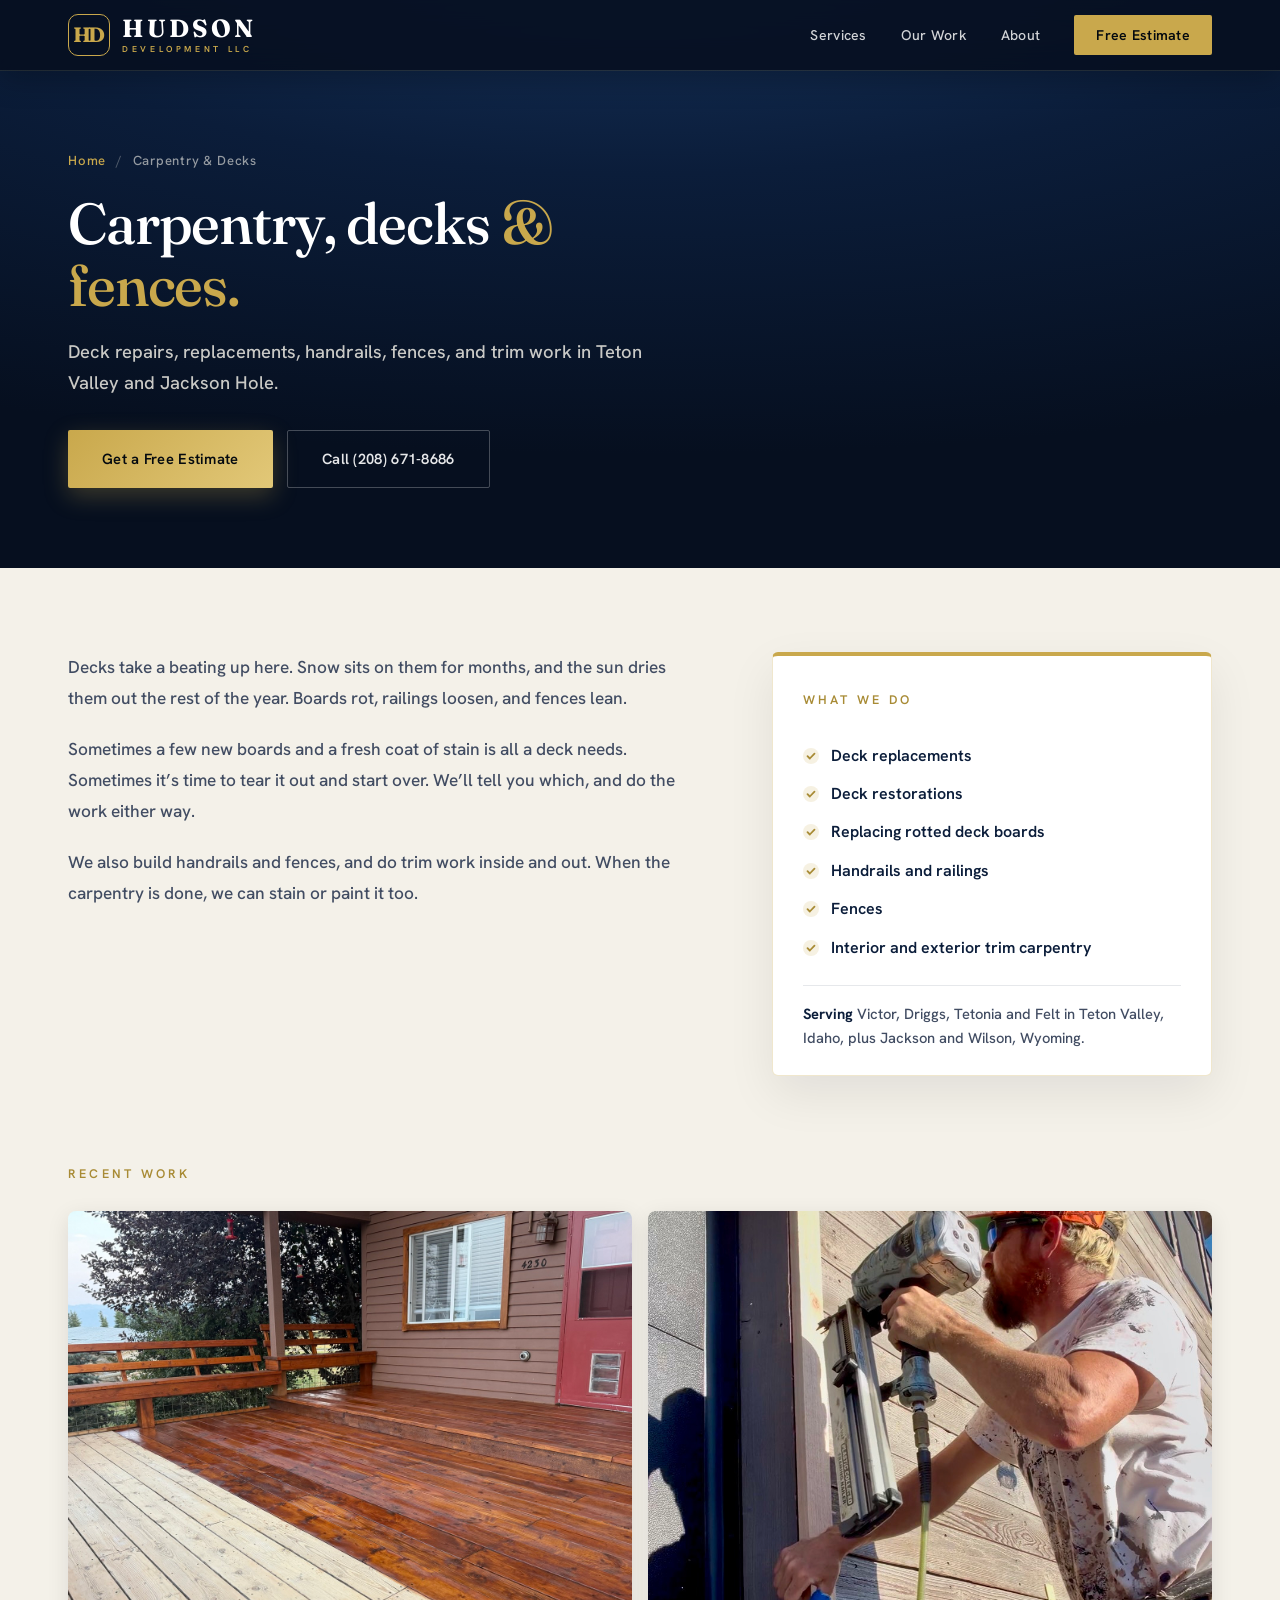
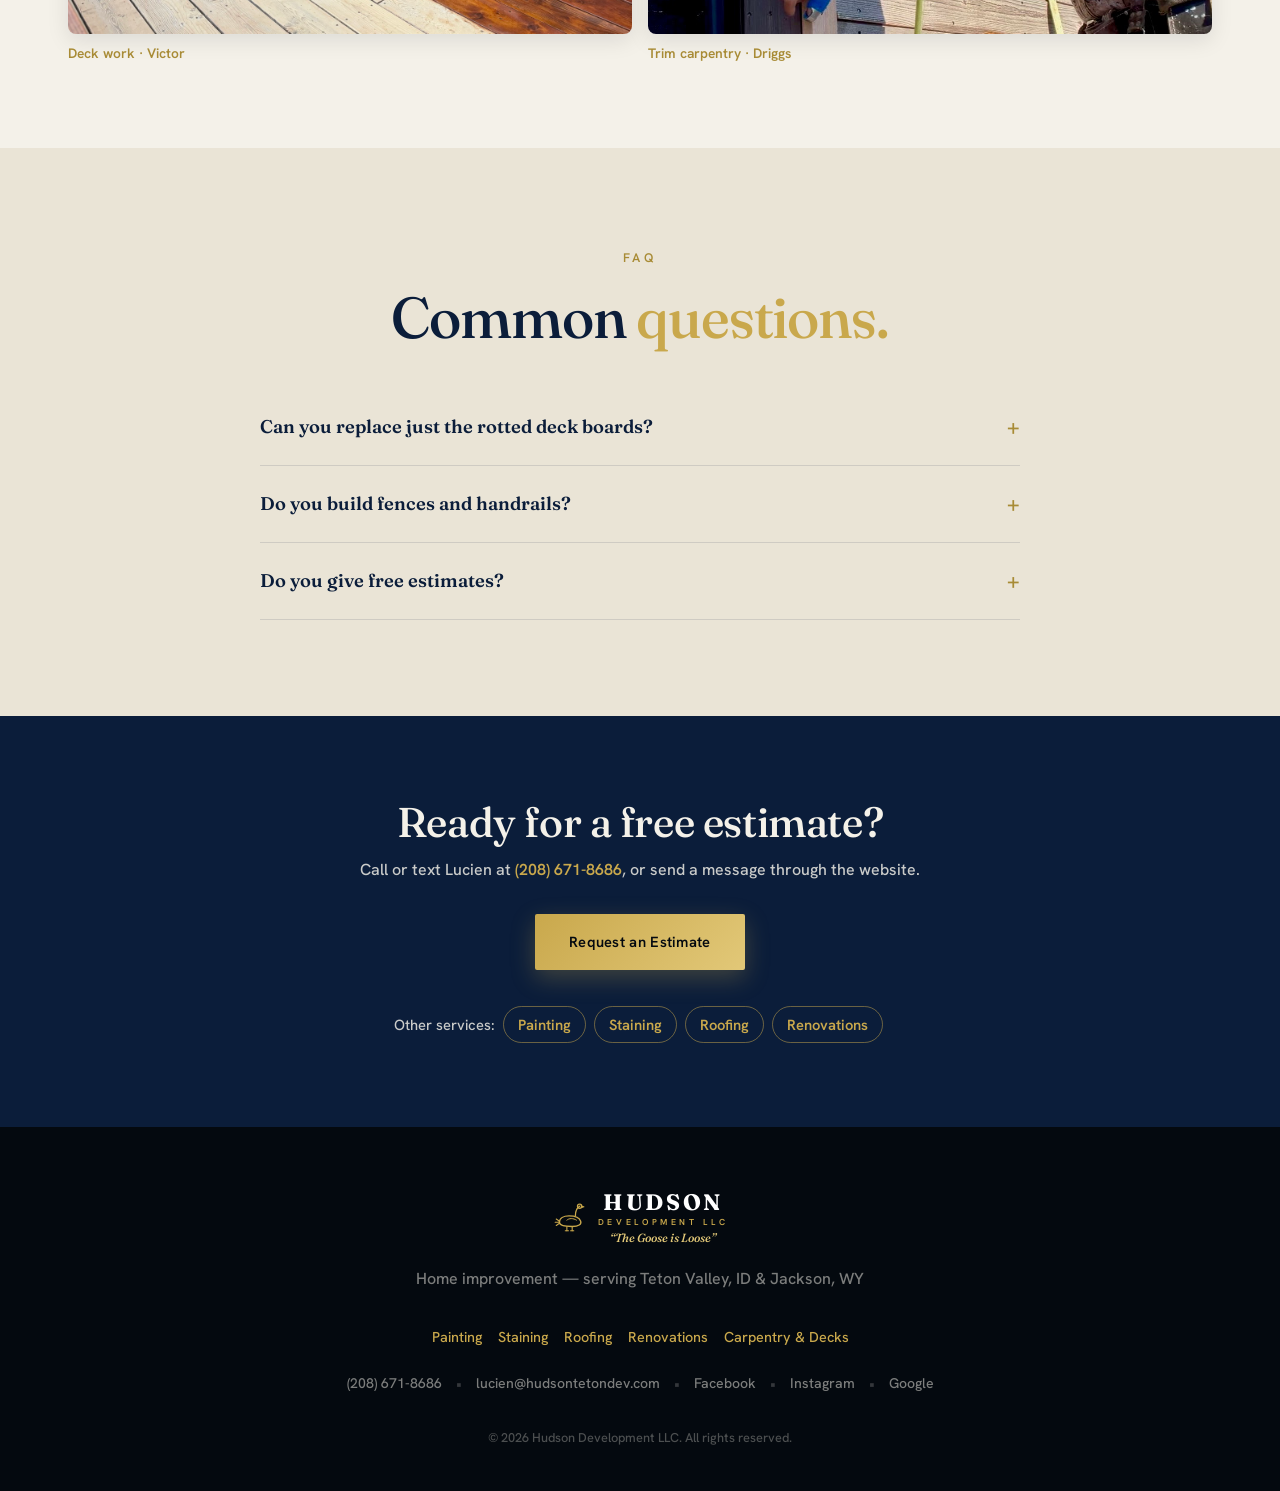
<file: carpentry/index.html>
<!DOCTYPE html>
<html lang="en">
<head>
  <meta charset="UTF-8">
  <meta name="viewport" content="width=device-width, initial-scale=1.0">
  <title>Deck Repair, Deck Replacement &amp; Carpentry in Teton Valley, ID &amp; Jackson, WY | Hudson Development</title>
  <meta name="description" content="Deck replacement and restoration, rotted deck board repair, handrails, fences and trim carpentry in Victor, Driggs, Tetonia, Felt, Jackson and Wilson. Free estimates. (208) 671-8686.">
  <meta name="robots" content="index, follow">
  <link rel="canonical" href="https://hudsontetondev.com/carpentry/">
  <meta name="theme-color" content="#0B1D3A">
  <link rel="icon" href="/favicon.svg" type="image/svg+xml">
  <meta property="og:type" content="website">
  <meta property="og:site_name" content="Hudson Development LLC">
  <meta property="og:title" content="Deck Repair, Deck Replacement &amp; Carpentry in Teton Valley, ID &amp; Jackson, WY | Hudson Development">
  <meta property="og:description" content="Deck replacement and restoration, rotted deck board repair, handrails, fences and trim carpentry in Victor, Driggs, Tetonia, Felt, Jackson and Wilson. Free estimates. (208) 671-8686.">
  <meta property="og:url" content="https://hudsontetondev.com/carpentry/">
  <meta property="og:image" content="https://hudsontetondev.com/images/og-image.jpg?v=5">
  <script type="application/ld+json">{"@context": "https://schema.org", "@type": "Service", "name": "Carpentry, decks & fences.", "serviceType": "Carpentry &amp; Decks", "url": "https://hudsontetondev.com/carpentry/", "provider": {"@type": "GeneralContractor", "@id": "https://hudsontetondev.com/#business", "name": "Hudson Development LLC", "telephone": "+12086718686", "url": "https://hudsontetondev.com/"}, "areaServed": [{"@type": "City", "name": "Victor, ID"}, {"@type": "City", "name": "Driggs, ID"}, {"@type": "City", "name": "Tetonia, ID"}, {"@type": "City", "name": "Felt, ID"}, {"@type": "City", "name": "Jackson, WY"}, {"@type": "City", "name": "Wilson, WY"}], "description": "Deck replacement and restoration, rotted deck board repair, handrails, fences and trim carpentry in Victor, Driggs, Tetonia, Felt, Jackson and Wilson. Free estimates. (208) 671-8686."}</script>
<script type="application/ld+json">{"@context": "https://schema.org", "@type": "BreadcrumbList", "itemListElement": [{"@type": "ListItem", "position": 1, "name": "Home", "item": "https://hudsontetondev.com/"}, {"@type": "ListItem", "position": 2, "name": "Carpentry &amp; Decks", "item": "https://hudsontetondev.com/carpentry/"}]}</script>
<script type="application/ld+json">{"@context": "https://schema.org", "@type": "FAQPage", "mainEntity": [{"@type": "Question", "name": "Can you replace just the rotted deck boards?", "acceptedAnswer": {"@type": "Answer", "text": "Yes. If the frame underneath is sound, we can replace only the bad boards and restore the rest of the deck."}}, {"@type": "Question", "name": "Do you build fences and handrails?", "acceptedAnswer": {"@type": "Answer", "text": "Yes. We build and repair fences, handrails and railings."}}, {"@type": "Question", "name": "Do you give free estimates?", "acceptedAnswer": {"@type": "Answer", "text": "Yes. Call or text (208) 671-8686 or use the form on our homepage."}}]}</script>

  <link rel="preconnect" href="https://fonts.googleapis.com">
  <link rel="preconnect" href="https://fonts.gstatic.com" crossorigin>
  <link href="https://fonts.googleapis.com/css2?family=Fraunces:ital,opsz,wght@0,9..144,400..900;1,9..144,400..700&family=Hanken+Grotesk:wght@400;500;600;700&display=swap" rel="stylesheet">
  <link rel="stylesheet" href="/styles.css?v=20260923g">
</head>
<body class="subpage">
  <nav class="navbar scrolled" id="navbar">
    <div class="container nav-container">
      <a href="/" class="nav-logo" aria-label="Hudson Development LLC home">
        <span class="logo-mark" aria-hidden="true"><span class="lm-h">H</span><span class="lm-d">D</span></span>
        <span class="logo-text">
          <span class="logo-hudson">HUDSON</span>
          <span class="logo-dev">DEVELOPMENT&nbsp;LLC</span>
        </span>
      </a>
      <button class="nav-toggle" id="navToggle" aria-label="Toggle navigation" aria-expanded="false">
        <span></span>
        <span></span>
        <span></span>
      </button>
      <ul class="nav-links" id="navLinks">
        <li><a href="/#services">Services</a></li>
        <li><a href="/#work">Our&nbsp;Work</a></li>
        <li><a href="/#story">About</a></li>
        <li><a href="/#contact" class="nav-cta">Free Estimate</a></li>
      </ul>
    </div>
  </nav>

  <main>
    <header class="sp-hero">
      <div class="container">
        <nav class="sp-crumbs" aria-label="Breadcrumb"><a href="/">Home</a> <span>/</span> Carpentry &amp; Decks</nav>
        <h1>Carpentry, decks <span class="gold">&amp; fences.</span></h1>
        <p class="sp-lead">Deck repairs, replacements, handrails, fences, and trim work in Teton Valley and Jackson Hole.</p>
        <div class="sp-actions"><a href="/#contact" class="btn btn-primary">Get a Free Estimate</a><a href="tel:+12086718686" class="btn btn-ghost">Call (208) 671-8686</a></div>
      </div>
    </header>
    <section class="sp-main">
      <div class="container sp-grid">
        <div class="sp-body"><p>Decks take a beating up here. Snow sits on them for months, and the sun dries them out the rest of the year. Boards rot, railings loosen, and fences lean.</p><p>Sometimes a few new boards and a fresh coat of stain is all a deck needs. Sometimes it&rsquo;s time to tear it out and start over. We&rsquo;ll tell you which, and do the work either way.</p><p>We also build handrails and fences, and do trim work inside and out. When the carpentry is done, we can stain or paint it too.</p></div>
        <aside class="sp-card"><p class="section-label">What we do</p><ul class="sp-list"><li>Deck replacements</li><li>Deck restorations</li><li>Replacing rotted deck boards</li><li>Handrails and railings</li><li>Fences</li><li>Interior and exterior trim carpentry</li></ul><p class="sp-area"><strong>Serving</strong> Victor, Driggs, Tetonia and Felt in Teton Valley, Idaho, plus Jackson and Wilson, Wyoming.</p></aside>
      </div>
    </section>
    <section class="sp-photos"><div class="container"><p class="section-label">Recent work</p><div class="sp-photo-grid n2"><figure class="sp-photo"><img src="/images/deck-stain-victor.jpg" alt="Deck with built-in bench in Victor, Idaho" loading="lazy"><figcaption>Deck work &middot; Victor</figcaption></figure><figure class="sp-photo"><img src="/images/carpentry-trim-driggs.jpg" alt="Nailing exterior window trim in Driggs, Idaho" loading="lazy"><figcaption>Trim carpentry &middot; Driggs</figcaption></figure></div></div></section>
    
    <section class="faq"><div class="container"><div class="section-head"><p class="section-label">FAQ</p><h2 class="section-title">Common <span class="gold">questions.</span></h2></div><div class="faq-list"><details class="faq-item"><summary>Can you replace just the rotted deck boards?</summary><p>Yes. If the frame underneath is sound, we can replace only the bad boards and restore the rest of the deck.</p></details><details class="faq-item"><summary>Do you build fences and handrails?</summary><p>Yes. We build and repair fences, handrails and railings.</p></details><details class="faq-item"><summary>Do you give free estimates?</summary><p>Yes. Call or text (208) 671-8686 or use the form on our homepage.</p></details></div></div></section>
    <section class="sp-cta"><div class="container"><h2>Ready for a free estimate?</h2><p>Call or text Lucien at <a href="tel:+12086718686">(208) 671-8686</a>, or send a message through the website.</p><div class="sp-actions"><a href="/#contact" class="btn btn-primary">Request an Estimate</a></div><p class="sp-more">Other services: <a class="sp-chip" href="/painting/">Painting</a><a class="sp-chip" href="/staining/">Staining</a><a class="sp-chip" href="/roofing/">Roofing</a><a class="sp-chip" href="/renovations/">Renovations</a></p></div></section>
  </main>
  <footer class="footer">
    <div class="container footer-content">
      <div class="footer-brand">
        <span class="logo-icon">
          <svg viewBox="0 0 64 64" fill="none" xmlns="http://www.w3.org/2000/svg" aria-label="Hudson goose mark">
            <path d="M14 40C14 32 22 28 32 28C44 28 52 32 54 38C56 44 50 48 38 48C22 48 14 46 14 40Z" stroke="currentColor" stroke-width="2.5" stroke-linejoin="round"/>
            <path d="M14 38L8 34M14 40L6 40M14 42L8 46" stroke="currentColor" stroke-width="2" stroke-linecap="round"/>
            <path d="M44 28C44 18 48 12 52 10" stroke="currentColor" stroke-width="2.5" stroke-linecap="round"/>
            <circle cx="52" cy="10" r="4" stroke="currentColor" stroke-width="2.5"/>
            <path d="M56 10L60 11L56 12" stroke="currentColor" stroke-width="2" stroke-linejoin="round"/>
            <circle cx="53" cy="9" r="0.9" fill="currentColor"/>
            <path d="M28 36C32 32 40 32 46 36" stroke="currentColor" stroke-width="1.8" stroke-linecap="round"/>
            <path d="M28 48L28 56M38 48L38 56" stroke="currentColor" stroke-width="2" stroke-linecap="round"/>
            <path d="M25 56L31 56M35 56L41 56" stroke="currentColor" stroke-width="2" stroke-linecap="round"/>
          </svg>
        </span>
        <span class="logo-text">
          <span class="logo-hudson">HUDSON</span>
          <span class="logo-dev">DEVELOPMENT&nbsp;LLC</span>
          <span class="logo-tagline">&ldquo;The Goose is Loose&rdquo;</span>
        </span>
      </div>
      <p class="footer-text">Home improvement &mdash; serving Teton Valley, ID &amp; Jackson, WY</p>
      <p class="footer-services"><a href="/painting/">Painting</a><a href="/staining/">Staining</a><a href="/roofing/">Roofing</a><a href="/renovations/">Renovations</a><a href="/carpentry/">Carpentry &amp; Decks</a></p>
      <div class="footer-links">
        <a href="tel:+12086718686">(208) 671-8686</a>
        <span class="footer-divider">&bull;</span>
        <a href="mailto:lucien@hudsontetondev.com">lucien@hudsontetondev.com</a>
        <span class="footer-divider">&bull;</span>
        <a href="https://www.facebook.com/hudsontetondev" target="_blank" rel="noopener">Facebook</a>
        <span class="footer-divider">&bull;</span>
        <a href="https://www.instagram.com/hudsontetondev" target="_blank" rel="noopener">Instagram</a>
        <span class="footer-divider">&bull;</span>
        <a href="https://maps.google.com/?cid=4254433998704573754" target="_blank" rel="noopener">Google</a>
      </div>
      <p class="footer-copy">&copy; 2026 Hudson Development LLC. All rights reserved.</p>
    </div>
  </footer>

  <!-- Sticky Call Button (mobile) -->
  <a href="tel:+12086718686" class="sticky-call" aria-label="Call Hudson Development">
    <svg viewBox="0 0 24 24" fill="none" stroke="currentColor" stroke-width="2"><path d="M22 16.92v3a2 2 0 01-2.18 2 19.79 19.79 0 01-8.63-3.07 19.5 19.5 0 01-6-6A19.79 19.79 0 012.12 4.11 2 2 0 014.11 2h3a2 2 0 012 1.72c.127.96.361 1.903.7 2.81a2 2 0 01-.45 2.11L8.09 9.91a16 16 0 006 6l1.27-1.27a2 2 0 012.11-.45c.907.339 1.85.573 2.81.7A2 2 0 0122 16.92z"/></svg>
    <span>Call Now</span>
  </a>

  <script>(function(){var t=document.getElementById('navToggle'),l=document.getElementById('navLinks');if(t&&l)t.addEventListener('click',function(){var o=l.classList.toggle('active');t.setAttribute('aria-expanded',String(o));});})();</script>
</body>
</html>
</file>
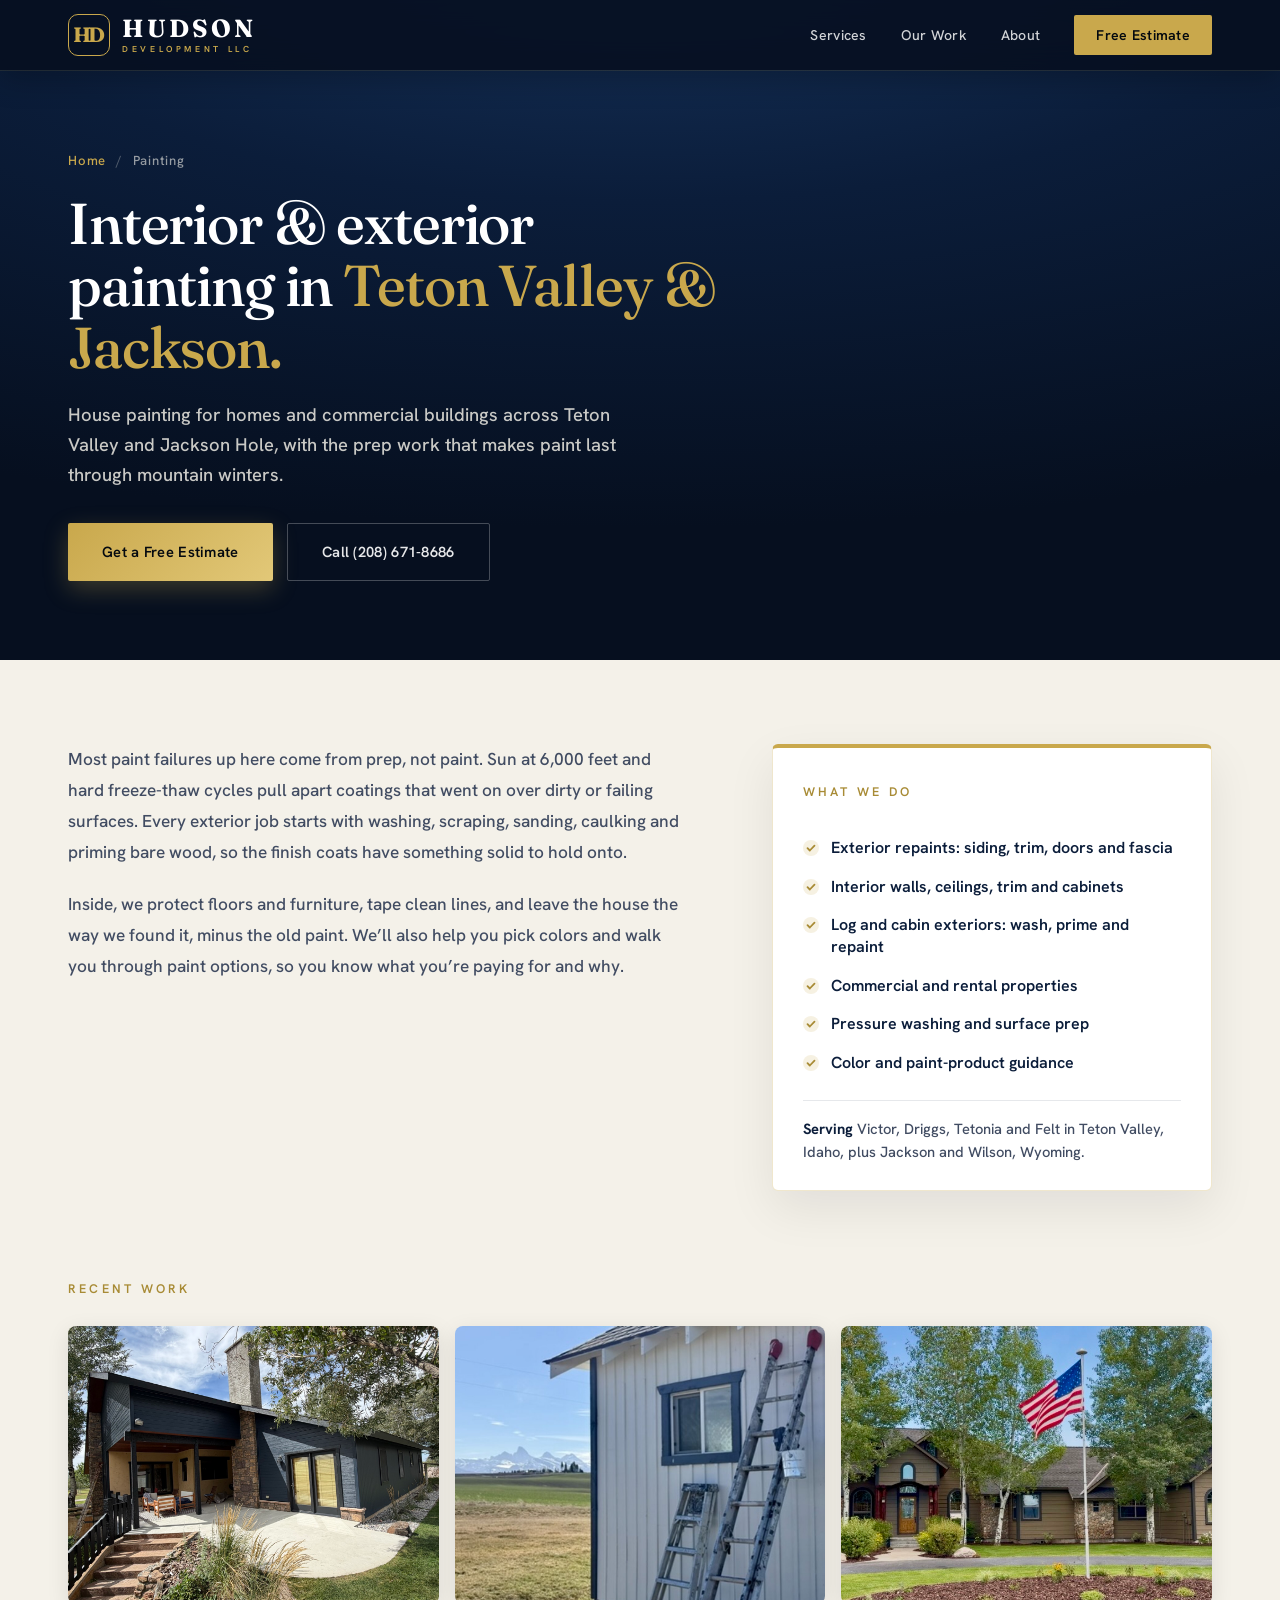
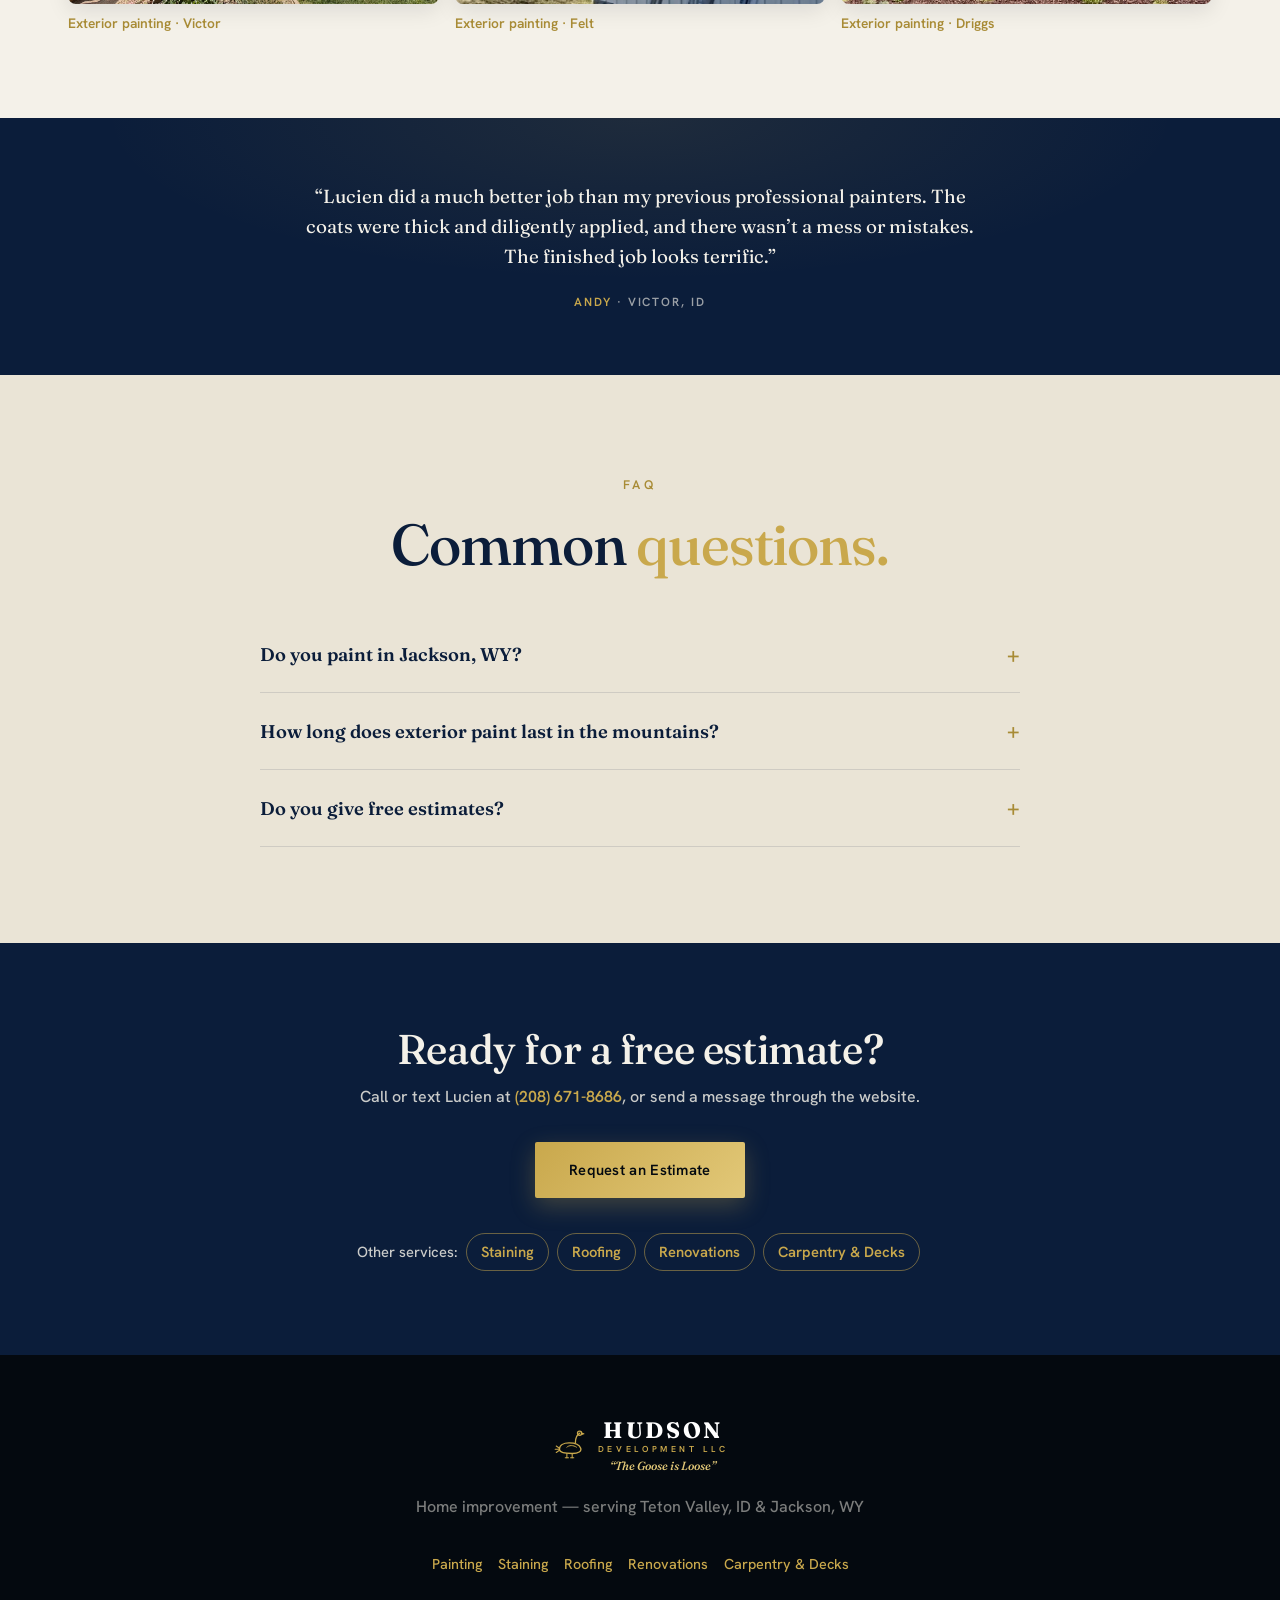
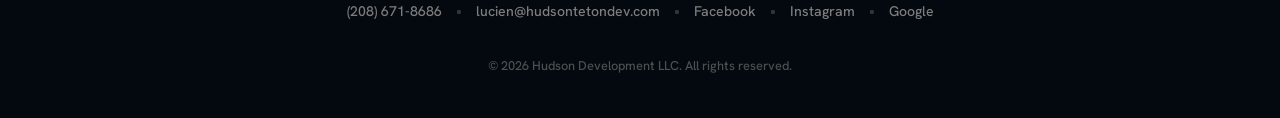
<file: painting/index.html>
<!DOCTYPE html>
<html lang="en">
<head>
  <meta charset="UTF-8">
  <meta name="viewport" content="width=device-width, initial-scale=1.0">
  <title>House Painters in Teton Valley, ID &amp; Jackson, WY | Hudson Development</title>
  <meta name="description" content="Interior and exterior house painting in Victor, Driggs, Tetonia, Felt, Jackson and Wilson. Careful prep, quality paint, clean job sites. Free estimates. (208) 671-8686.">
  <meta name="robots" content="index, follow">
  <link rel="canonical" href="https://hudsontetondev.com/painting/">
  <meta name="theme-color" content="#0B1D3A">
  <link rel="icon" href="/favicon.svg" type="image/svg+xml">
  <meta property="og:type" content="website">
  <meta property="og:site_name" content="Hudson Development LLC">
  <meta property="og:title" content="House Painters in Teton Valley, ID &amp; Jackson, WY | Hudson Development">
  <meta property="og:description" content="Interior and exterior house painting in Victor, Driggs, Tetonia, Felt, Jackson and Wilson. Careful prep, quality paint, clean job sites. Free estimates. (208) 671-8686.">
  <meta property="og:url" content="https://hudsontetondev.com/painting/">
  <meta property="og:image" content="https://hudsontetondev.com/images/og-image.jpg?v=5">
  <script type="application/ld+json">{"@context": "https://schema.org", "@type": "Service", "name": "Interior & exterior painting in Teton Valley & Jackson.", "serviceType": "Painting", "url": "https://hudsontetondev.com/painting/", "provider": {"@type": "GeneralContractor", "@id": "https://hudsontetondev.com/#business", "name": "Hudson Development LLC", "telephone": "+12086718686", "url": "https://hudsontetondev.com/"}, "areaServed": [{"@type": "City", "name": "Victor, ID"}, {"@type": "City", "name": "Driggs, ID"}, {"@type": "City", "name": "Tetonia, ID"}, {"@type": "City", "name": "Felt, ID"}, {"@type": "City", "name": "Jackson, WY"}, {"@type": "City", "name": "Wilson, WY"}], "description": "Interior and exterior house painting in Victor, Driggs, Tetonia, Felt, Jackson and Wilson. Careful prep, quality paint, clean job sites. Free estimates. (208) 671-8686."}</script>
<script type="application/ld+json">{"@context": "https://schema.org", "@type": "BreadcrumbList", "itemListElement": [{"@type": "ListItem", "position": 1, "name": "Home", "item": "https://hudsontetondev.com/"}, {"@type": "ListItem", "position": 2, "name": "Painting", "item": "https://hudsontetondev.com/painting/"}]}</script>
<script type="application/ld+json">{"@context": "https://schema.org", "@type": "FAQPage", "mainEntity": [{"@type": "Question", "name": "Do you paint in Jackson, WY?", "acceptedAnswer": {"@type": "Answer", "text": "Yes. We paint homes in Jackson and Wilson as well as Victor, Driggs, Tetonia and Felt in Teton Valley."}}, {"@type": "Question", "name": "How long does exterior paint last in the mountains?", "acceptedAnswer": {"@type": "Answer", "text": "It depends on prep, exposure and the product. Good surface prep and a quality paint are the biggest factors, and we’ll talk through options for your home during the estimate."}}, {"@type": "Question", "name": "Do you give free estimates?", "acceptedAnswer": {"@type": "Answer", "text": "Yes. Call or text (208) 671-8686 or use the form on our homepage."}}]}</script>

  <link rel="preconnect" href="https://fonts.googleapis.com">
  <link rel="preconnect" href="https://fonts.gstatic.com" crossorigin>
  <link href="https://fonts.googleapis.com/css2?family=Fraunces:ital,opsz,wght@0,9..144,400..900;1,9..144,400..700&family=Hanken+Grotesk:wght@400;500;600;700&display=swap" rel="stylesheet">
  <link rel="stylesheet" href="/styles.css?v=20260923g">
</head>
<body class="subpage">
  <nav class="navbar scrolled" id="navbar">
    <div class="container nav-container">
      <a href="/" class="nav-logo" aria-label="Hudson Development LLC home">
        <span class="logo-mark" aria-hidden="true"><span class="lm-h">H</span><span class="lm-d">D</span></span>
        <span class="logo-text">
          <span class="logo-hudson">HUDSON</span>
          <span class="logo-dev">DEVELOPMENT&nbsp;LLC</span>
        </span>
      </a>
      <button class="nav-toggle" id="navToggle" aria-label="Toggle navigation" aria-expanded="false">
        <span></span>
        <span></span>
        <span></span>
      </button>
      <ul class="nav-links" id="navLinks">
        <li><a href="/#services">Services</a></li>
        <li><a href="/#work">Our&nbsp;Work</a></li>
        <li><a href="/#story">About</a></li>
        <li><a href="/#contact" class="nav-cta">Free Estimate</a></li>
      </ul>
    </div>
  </nav>

  <main>
    <header class="sp-hero">
      <div class="container">
        <nav class="sp-crumbs" aria-label="Breadcrumb"><a href="/">Home</a> <span>/</span> Painting</nav>
        <h1>Interior &amp; exterior painting in <span class="gold">Teton Valley &amp; Jackson.</span></h1>
        <p class="sp-lead">House painting for homes and commercial buildings across Teton Valley and Jackson Hole, with the prep work that makes paint last through mountain winters.</p>
        <div class="sp-actions"><a href="/#contact" class="btn btn-primary">Get a Free Estimate</a><a href="tel:+12086718686" class="btn btn-ghost">Call (208) 671-8686</a></div>
      </div>
    </header>
    <section class="sp-main">
      <div class="container sp-grid">
        <div class="sp-body"><p>Most paint failures up here come from prep, not paint. Sun at 6,000 feet and hard freeze-thaw cycles pull apart coatings that went on over dirty or failing surfaces. Every exterior job starts with washing, scraping, sanding, caulking and priming bare wood, so the finish coats have something solid to hold onto.</p><p>Inside, we protect floors and furniture, tape clean lines, and leave the house the way we found it, minus the old paint. We&rsquo;ll also help you pick colors and walk you through paint options, so you know what you&rsquo;re paying for and why.</p></div>
        <aside class="sp-card"><p class="section-label">What we do</p><ul class="sp-list"><li>Exterior repaints: siding, trim, doors and fascia</li><li>Interior walls, ceilings, trim and cabinets</li><li>Log and cabin exteriors: wash, prime and repaint</li><li>Commercial and rental properties</li><li>Pressure washing and surface prep</li><li>Color and paint-product guidance</li></ul><p class="sp-area"><strong>Serving</strong> Victor, Driggs, Tetonia and Felt in Teton Valley, Idaho, plus Jackson and Wilson, Wyoming.</p></aside>
      </div>
    </section>
    <section class="sp-photos"><div class="container"><p class="section-label">Recent work</p><div class="sp-photo-grid n3"><figure class="sp-photo"><img src="/images/ext-navy-victor.jpg" alt="Exterior repaint in Victor, Idaho" loading="lazy"><figcaption>Exterior painting &middot; Victor</figcaption></figure><figure class="sp-photo"><img src="/images/cabin-after.jpg" alt="White siding and blue trim repaint with the Tetons behind, in Felt, Idaho" loading="lazy"><figcaption>Exterior painting &middot; Felt</figcaption></figure><figure class="sp-photo"><img src="/images/ext-stone-driggs.jpg" alt="Repainted stone and siding home in Driggs, Idaho" loading="lazy"><figcaption>Exterior painting &middot; Driggs</figcaption></figure></div></div></section>
    <section class="testimonial"><div class="container"><figure class="testimonial-quote sp-quote"><blockquote><p>&ldquo;Lucien did a much better job than my previous professional painters. The coats were thick and diligently applied, and there wasn&rsquo;t a mess or mistakes. The finished job looks terrific.&rdquo;</p></blockquote><figcaption><span class="testimonial-name">Andy</span> &middot; Victor, ID</figcaption></figure></div></section>
    <section class="faq"><div class="container"><div class="section-head"><p class="section-label">FAQ</p><h2 class="section-title">Common <span class="gold">questions.</span></h2></div><div class="faq-list"><details class="faq-item"><summary>Do you paint in Jackson, WY?</summary><p>Yes. We paint homes in Jackson and Wilson as well as Victor, Driggs, Tetonia and Felt in Teton Valley.</p></details><details class="faq-item"><summary>How long does exterior paint last in the mountains?</summary><p>It depends on prep, exposure and the product. Good surface prep and a quality paint are the biggest factors, and we&rsquo;ll talk through options for your home during the estimate.</p></details><details class="faq-item"><summary>Do you give free estimates?</summary><p>Yes. Call or text (208) 671-8686 or use the form on our homepage.</p></details></div></div></section>
    <section class="sp-cta"><div class="container"><h2>Ready for a free estimate?</h2><p>Call or text Lucien at <a href="tel:+12086718686">(208) 671-8686</a>, or send a message through the website.</p><div class="sp-actions"><a href="/#contact" class="btn btn-primary">Request an Estimate</a></div><p class="sp-more">Other services: <a class="sp-chip" href="/staining/">Staining</a><a class="sp-chip" href="/roofing/">Roofing</a><a class="sp-chip" href="/renovations/">Renovations</a><a class="sp-chip" href="/carpentry/">Carpentry &amp; Decks</a></p></div></section>
  </main>
  <footer class="footer">
    <div class="container footer-content">
      <div class="footer-brand">
        <span class="logo-icon">
          <svg viewBox="0 0 64 64" fill="none" xmlns="http://www.w3.org/2000/svg" aria-label="Hudson goose mark">
            <path d="M14 40C14 32 22 28 32 28C44 28 52 32 54 38C56 44 50 48 38 48C22 48 14 46 14 40Z" stroke="currentColor" stroke-width="2.5" stroke-linejoin="round"/>
            <path d="M14 38L8 34M14 40L6 40M14 42L8 46" stroke="currentColor" stroke-width="2" stroke-linecap="round"/>
            <path d="M44 28C44 18 48 12 52 10" stroke="currentColor" stroke-width="2.5" stroke-linecap="round"/>
            <circle cx="52" cy="10" r="4" stroke="currentColor" stroke-width="2.5"/>
            <path d="M56 10L60 11L56 12" stroke="currentColor" stroke-width="2" stroke-linejoin="round"/>
            <circle cx="53" cy="9" r="0.9" fill="currentColor"/>
            <path d="M28 36C32 32 40 32 46 36" stroke="currentColor" stroke-width="1.8" stroke-linecap="round"/>
            <path d="M28 48L28 56M38 48L38 56" stroke="currentColor" stroke-width="2" stroke-linecap="round"/>
            <path d="M25 56L31 56M35 56L41 56" stroke="currentColor" stroke-width="2" stroke-linecap="round"/>
          </svg>
        </span>
        <span class="logo-text">
          <span class="logo-hudson">HUDSON</span>
          <span class="logo-dev">DEVELOPMENT&nbsp;LLC</span>
          <span class="logo-tagline">&ldquo;The Goose is Loose&rdquo;</span>
        </span>
      </div>
      <p class="footer-text">Home improvement &mdash; serving Teton Valley, ID &amp; Jackson, WY</p>
      <p class="footer-services"><a href="/painting/">Painting</a><a href="/staining/">Staining</a><a href="/roofing/">Roofing</a><a href="/renovations/">Renovations</a><a href="/carpentry/">Carpentry &amp; Decks</a></p>
      <div class="footer-links">
        <a href="tel:+12086718686">(208) 671-8686</a>
        <span class="footer-divider">&bull;</span>
        <a href="mailto:lucien@hudsontetondev.com">lucien@hudsontetondev.com</a>
        <span class="footer-divider">&bull;</span>
        <a href="https://www.facebook.com/hudsontetondev" target="_blank" rel="noopener">Facebook</a>
        <span class="footer-divider">&bull;</span>
        <a href="https://www.instagram.com/hudsontetondev" target="_blank" rel="noopener">Instagram</a>
        <span class="footer-divider">&bull;</span>
        <a href="https://maps.google.com/?cid=4254433998704573754" target="_blank" rel="noopener">Google</a>
      </div>
      <p class="footer-copy">&copy; 2026 Hudson Development LLC. All rights reserved.</p>
    </div>
  </footer>

  <!-- Sticky Call Button (mobile) -->
  <a href="tel:+12086718686" class="sticky-call" aria-label="Call Hudson Development">
    <svg viewBox="0 0 24 24" fill="none" stroke="currentColor" stroke-width="2"><path d="M22 16.92v3a2 2 0 01-2.18 2 19.79 19.79 0 01-8.63-3.07 19.5 19.5 0 01-6-6A19.79 19.79 0 012.12 4.11 2 2 0 014.11 2h3a2 2 0 012 1.72c.127.96.361 1.903.7 2.81a2 2 0 01-.45 2.11L8.09 9.91a16 16 0 006 6l1.27-1.27a2 2 0 012.11-.45c.907.339 1.85.573 2.81.7A2 2 0 0122 16.92z"/></svg>
    <span>Call Now</span>
  </a>

  <script>(function(){var t=document.getElementById('navToggle'),l=document.getElementById('navLinks');if(t&&l)t.addEventListener('click',function(){var o=l.classList.toggle('active');t.setAttribute('aria-expanded',String(o));});})();</script>
</body>
</html>
</file>
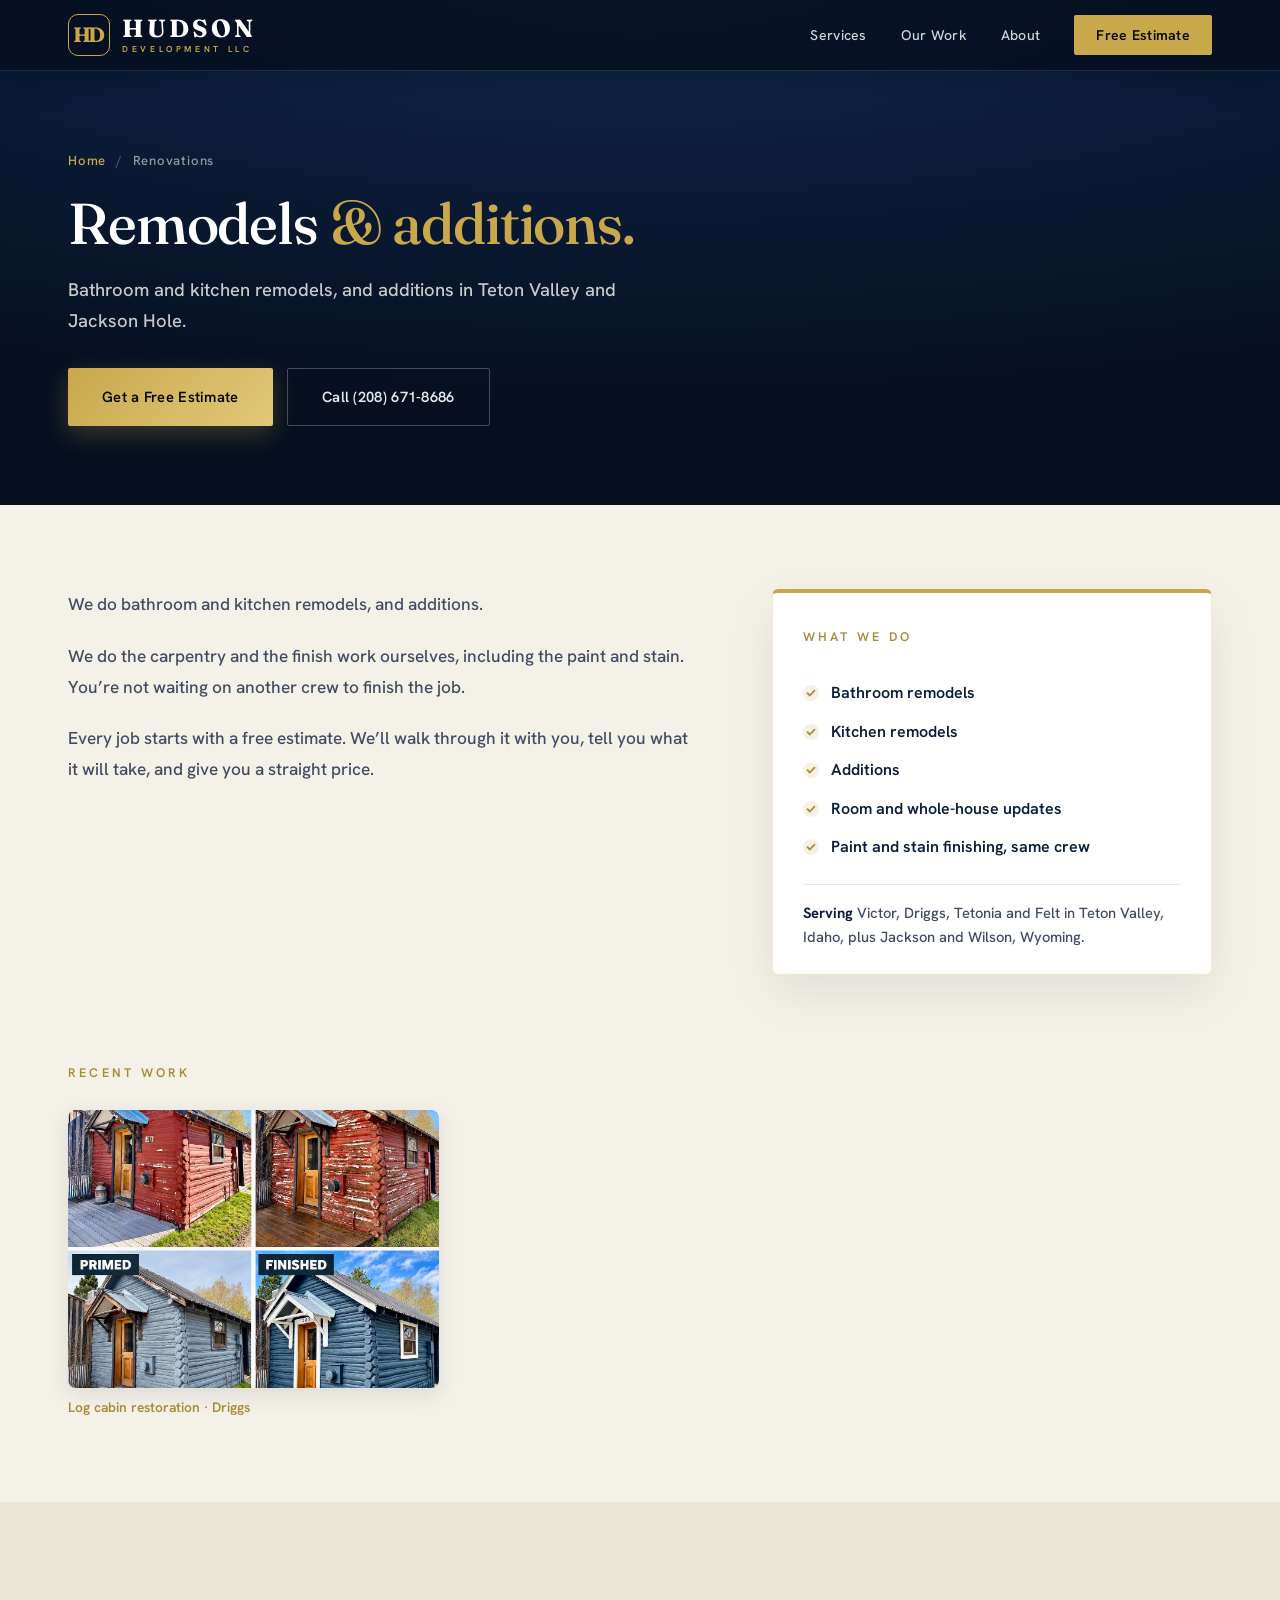
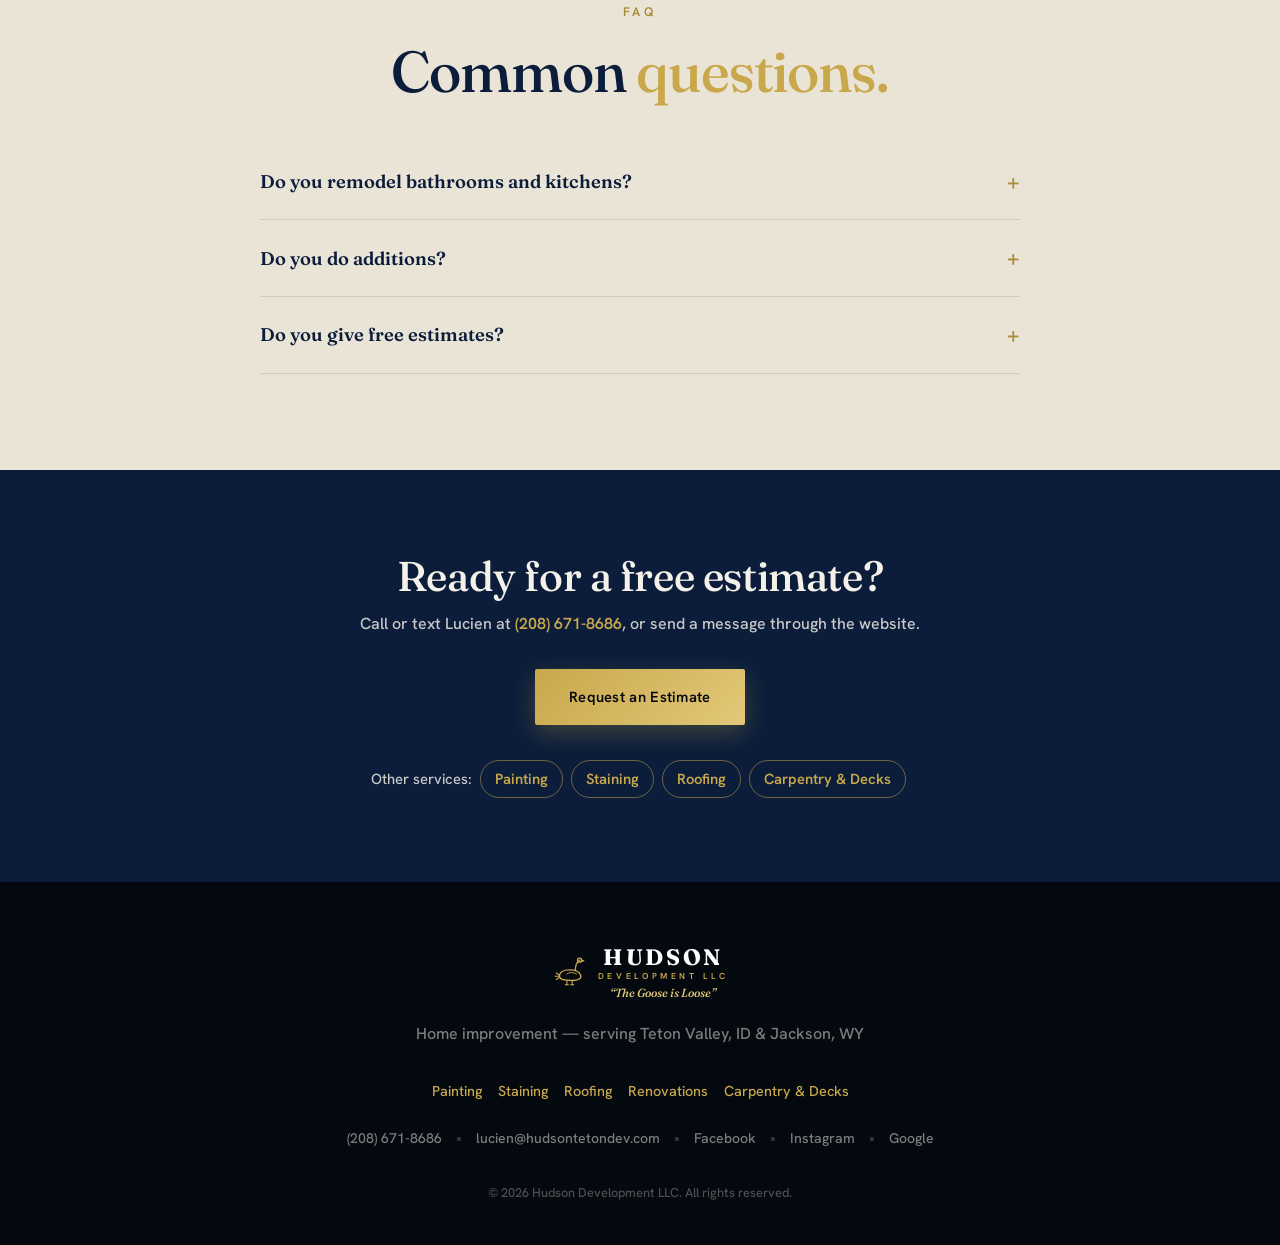
<file: renovations/index.html>
<!DOCTYPE html>
<html lang="en">
<head>
  <meta charset="UTF-8">
  <meta name="viewport" content="width=device-width, initial-scale=1.0">
  <title>Bathroom Remodels, Kitchen Remodels &amp; Additions in Teton Valley, ID &amp; Jackson, WY | Hudson Development</title>
  <meta name="description" content="Bathroom remodels, kitchen remodels, and additions in Victor, Driggs, Tetonia, Felt, Jackson, and Wilson. Free estimates. (208) 671-8686.">
  <meta name="robots" content="index, follow">
  <link rel="canonical" href="https://hudsontetondev.com/renovations/">
  <meta name="theme-color" content="#0B1D3A">
  <link rel="icon" href="/favicon.svg" type="image/svg+xml">
  <meta property="og:type" content="website">
  <meta property="og:site_name" content="Hudson Development LLC">
  <meta property="og:title" content="Bathroom Remodels, Kitchen Remodels &amp; Additions in Teton Valley, ID &amp; Jackson, WY | Hudson Development">
  <meta property="og:description" content="Bathroom remodels, kitchen remodels, and additions in Victor, Driggs, Tetonia, Felt, Jackson, and Wilson. Free estimates. (208) 671-8686.">
  <meta property="og:url" content="https://hudsontetondev.com/renovations/">
  <meta property="og:image" content="https://hudsontetondev.com/images/og-image.jpg?v=5">
  <script type="application/ld+json">{"@context": "https://schema.org", "@type": "Service", "name": "Remodels & additions.", "serviceType": "Renovations", "url": "https://hudsontetondev.com/renovations/", "provider": {"@type": "GeneralContractor", "@id": "https://hudsontetondev.com/#business", "name": "Hudson Development LLC", "telephone": "+12086718686", "url": "https://hudsontetondev.com/"}, "areaServed": [{"@type": "City", "name": "Victor, ID"}, {"@type": "City", "name": "Driggs, ID"}, {"@type": "City", "name": "Tetonia, ID"}, {"@type": "City", "name": "Felt, ID"}, {"@type": "City", "name": "Jackson, WY"}, {"@type": "City", "name": "Wilson, WY"}], "description": "Bathroom remodels, kitchen remodels, and additions in Victor, Driggs, Tetonia, Felt, Jackson, and Wilson. Free estimates. (208) 671-8686."}</script>
<script type="application/ld+json">{"@context": "https://schema.org", "@type": "BreadcrumbList", "itemListElement": [{"@type": "ListItem", "position": 1, "name": "Home", "item": "https://hudsontetondev.com/"}, {"@type": "ListItem", "position": 2, "name": "Renovations", "item": "https://hudsontetondev.com/renovations/"}]}</script>
<script type="application/ld+json">{"@context": "https://schema.org", "@type": "FAQPage", "mainEntity": [{"@type": "Question", "name": "Do you remodel bathrooms and kitchens?", "acceptedAnswer": {"@type": "Answer", "text": "Yes. We do bathroom remodels, kitchen remodels, and additions."}}, {"@type": "Question", "name": "Do you do additions?", "acceptedAnswer": {"@type": "Answer", "text": "Yes. We take on additions as well as remodels of existing rooms."}}, {"@type": "Question", "name": "Do you give free estimates?", "acceptedAnswer": {"@type": "Answer", "text": "Yes. Call or text (208) 671-8686 or use the form on our homepage."}}]}</script>

  <link rel="preconnect" href="https://fonts.googleapis.com">
  <link rel="preconnect" href="https://fonts.gstatic.com" crossorigin>
  <link href="https://fonts.googleapis.com/css2?family=Fraunces:ital,opsz,wght@0,9..144,400..900;1,9..144,400..700&family=Hanken+Grotesk:wght@400;500;600;700&display=swap" rel="stylesheet">
  <link rel="stylesheet" href="/styles.css?v=20260923g">
</head>
<body class="subpage">
  <nav class="navbar scrolled" id="navbar">
    <div class="container nav-container">
      <a href="/" class="nav-logo" aria-label="Hudson Development LLC home">
        <span class="logo-mark" aria-hidden="true"><span class="lm-h">H</span><span class="lm-d">D</span></span>
        <span class="logo-text">
          <span class="logo-hudson">HUDSON</span>
          <span class="logo-dev">DEVELOPMENT&nbsp;LLC</span>
        </span>
      </a>
      <button class="nav-toggle" id="navToggle" aria-label="Toggle navigation" aria-expanded="false">
        <span></span>
        <span></span>
        <span></span>
      </button>
      <ul class="nav-links" id="navLinks">
        <li><a href="/#services">Services</a></li>
        <li><a href="/#work">Our&nbsp;Work</a></li>
        <li><a href="/#story">About</a></li>
        <li><a href="/#contact" class="nav-cta">Free Estimate</a></li>
      </ul>
    </div>
  </nav>

  <main>
    <header class="sp-hero">
      <div class="container">
        <nav class="sp-crumbs" aria-label="Breadcrumb"><a href="/">Home</a> <span>/</span> Renovations</nav>
        <h1>Remodels <span class="gold">&amp; additions.</span></h1>
        <p class="sp-lead">Bathroom and kitchen remodels, and additions in Teton Valley and Jackson Hole.</p>
        <div class="sp-actions"><a href="/#contact" class="btn btn-primary">Get a Free Estimate</a><a href="tel:+12086718686" class="btn btn-ghost">Call (208) 671-8686</a></div>
      </div>
    </header>
    <section class="sp-main">
      <div class="container sp-grid">
        <div class="sp-body"><p>We do bathroom and kitchen remodels, and additions.</p><p>We do the carpentry and the finish work ourselves, including the paint and stain. You&rsquo;re not waiting on another crew to finish the job.</p><p>Every job starts with a free estimate. We&rsquo;ll walk through it with you, tell you what it will take, and give you a straight price.</p></div>
        <aside class="sp-card"><p class="section-label">What we do</p><ul class="sp-list"><li>Bathroom remodels</li><li>Kitchen remodels</li><li>Additions</li><li>Room and whole-house updates</li><li>Paint and stain finishing, same crew</li></ul><p class="sp-area"><strong>Serving</strong> Victor, Driggs, Tetonia and Felt in Teton Valley, Idaho, plus Jackson and Wilson, Wyoming.</p></aside>
      </div>
    </section>
    <section class="sp-photos"><div class="container"><p class="section-label">Recent work</p><div class="sp-photo-grid n1"><figure class="sp-photo"><img src="/images/ba-log-cabin-driggs.jpg" alt="Log cabin washed, primed and repainted in Driggs" loading="lazy"><figcaption>Log cabin restoration &middot; Driggs</figcaption></figure></div></div></section>
    
    <section class="faq"><div class="container"><div class="section-head"><p class="section-label">FAQ</p><h2 class="section-title">Common <span class="gold">questions.</span></h2></div><div class="faq-list"><details class="faq-item"><summary>Do you remodel bathrooms and kitchens?</summary><p>Yes. We do bathroom remodels, kitchen remodels, and additions.</p></details><details class="faq-item"><summary>Do you do additions?</summary><p>Yes. We take on additions as well as remodels of existing rooms.</p></details><details class="faq-item"><summary>Do you give free estimates?</summary><p>Yes. Call or text (208) 671-8686 or use the form on our homepage.</p></details></div></div></section>
    <section class="sp-cta"><div class="container"><h2>Ready for a free estimate?</h2><p>Call or text Lucien at <a href="tel:+12086718686">(208) 671-8686</a>, or send a message through the website.</p><div class="sp-actions"><a href="/#contact" class="btn btn-primary">Request an Estimate</a></div><p class="sp-more">Other services: <a class="sp-chip" href="/painting/">Painting</a><a class="sp-chip" href="/staining/">Staining</a><a class="sp-chip" href="/roofing/">Roofing</a><a class="sp-chip" href="/carpentry/">Carpentry &amp; Decks</a></p></div></section>
  </main>
  <footer class="footer">
    <div class="container footer-content">
      <div class="footer-brand">
        <span class="logo-icon">
          <svg viewBox="0 0 64 64" fill="none" xmlns="http://www.w3.org/2000/svg" aria-label="Hudson goose mark">
            <path d="M14 40C14 32 22 28 32 28C44 28 52 32 54 38C56 44 50 48 38 48C22 48 14 46 14 40Z" stroke="currentColor" stroke-width="2.5" stroke-linejoin="round"/>
            <path d="M14 38L8 34M14 40L6 40M14 42L8 46" stroke="currentColor" stroke-width="2" stroke-linecap="round"/>
            <path d="M44 28C44 18 48 12 52 10" stroke="currentColor" stroke-width="2.5" stroke-linecap="round"/>
            <circle cx="52" cy="10" r="4" stroke="currentColor" stroke-width="2.5"/>
            <path d="M56 10L60 11L56 12" stroke="currentColor" stroke-width="2" stroke-linejoin="round"/>
            <circle cx="53" cy="9" r="0.9" fill="currentColor"/>
            <path d="M28 36C32 32 40 32 46 36" stroke="currentColor" stroke-width="1.8" stroke-linecap="round"/>
            <path d="M28 48L28 56M38 48L38 56" stroke="currentColor" stroke-width="2" stroke-linecap="round"/>
            <path d="M25 56L31 56M35 56L41 56" stroke="currentColor" stroke-width="2" stroke-linecap="round"/>
          </svg>
        </span>
        <span class="logo-text">
          <span class="logo-hudson">HUDSON</span>
          <span class="logo-dev">DEVELOPMENT&nbsp;LLC</span>
          <span class="logo-tagline">&ldquo;The Goose is Loose&rdquo;</span>
        </span>
      </div>
      <p class="footer-text">Home improvement &mdash; serving Teton Valley, ID &amp; Jackson, WY</p>
      <p class="footer-services"><a href="/painting/">Painting</a><a href="/staining/">Staining</a><a href="/roofing/">Roofing</a><a href="/renovations/">Renovations</a><a href="/carpentry/">Carpentry &amp; Decks</a></p>
      <div class="footer-links">
        <a href="tel:+12086718686">(208) 671-8686</a>
        <span class="footer-divider">&bull;</span>
        <a href="mailto:lucien@hudsontetondev.com">lucien@hudsontetondev.com</a>
        <span class="footer-divider">&bull;</span>
        <a href="https://www.facebook.com/hudsontetondev" target="_blank" rel="noopener">Facebook</a>
        <span class="footer-divider">&bull;</span>
        <a href="https://www.instagram.com/hudsontetondev" target="_blank" rel="noopener">Instagram</a>
        <span class="footer-divider">&bull;</span>
        <a href="https://maps.google.com/?cid=4254433998704573754" target="_blank" rel="noopener">Google</a>
      </div>
      <p class="footer-copy">&copy; 2026 Hudson Development LLC. All rights reserved.</p>
    </div>
  </footer>

  <!-- Sticky Call Button (mobile) -->
  <a href="tel:+12086718686" class="sticky-call" aria-label="Call Hudson Development">
    <svg viewBox="0 0 24 24" fill="none" stroke="currentColor" stroke-width="2"><path d="M22 16.92v3a2 2 0 01-2.18 2 19.79 19.79 0 01-8.63-3.07 19.5 19.5 0 01-6-6A19.79 19.79 0 012.12 4.11 2 2 0 014.11 2h3a2 2 0 012 1.72c.127.96.361 1.903.7 2.81a2 2 0 01-.45 2.11L8.09 9.91a16 16 0 006 6l1.27-1.27a2 2 0 012.11-.45c.907.339 1.85.573 2.81.7A2 2 0 0122 16.92z"/></svg>
    <span>Call Now</span>
  </a>

  <script>(function(){var t=document.getElementById('navToggle'),l=document.getElementById('navLinks');if(t&&l)t.addEventListener('click',function(){var o=l.classList.toggle('active');t.setAttribute('aria-expanded',String(o));});})();</script>
</body>
</html>
</file>
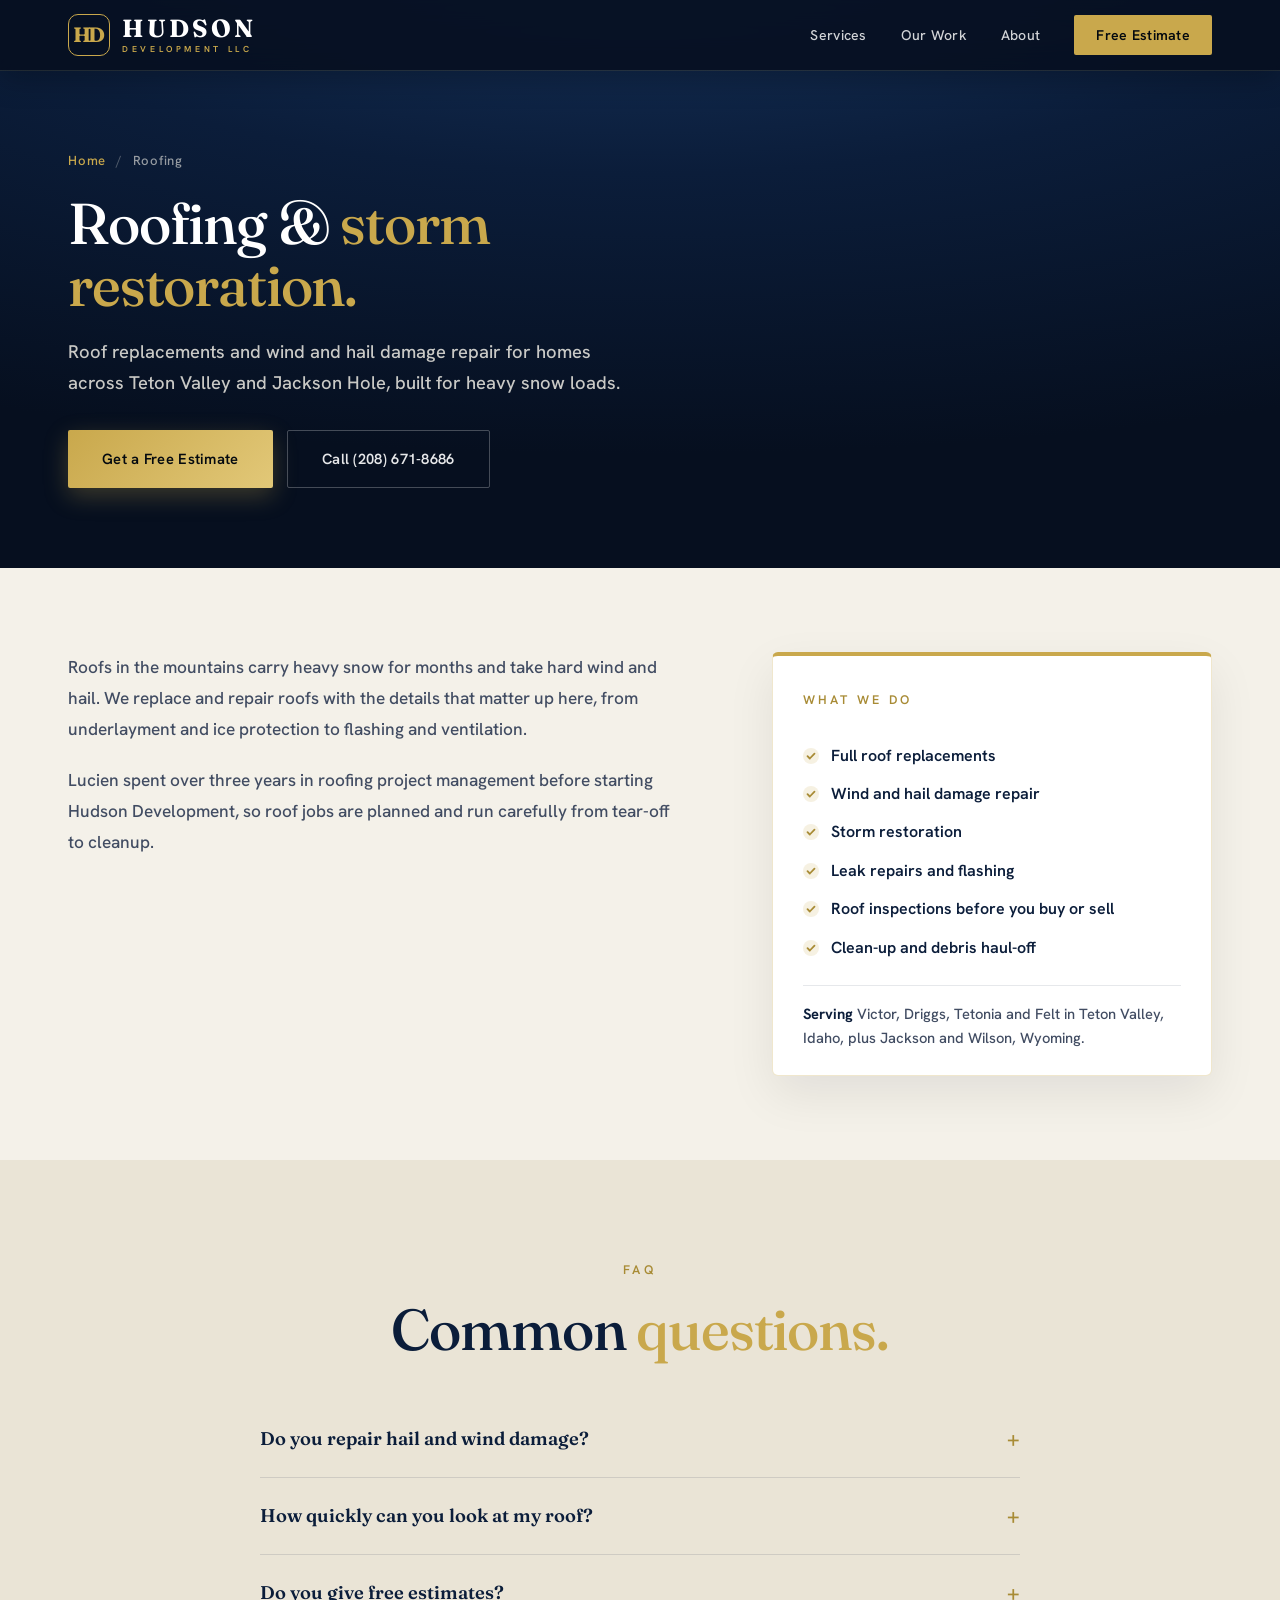
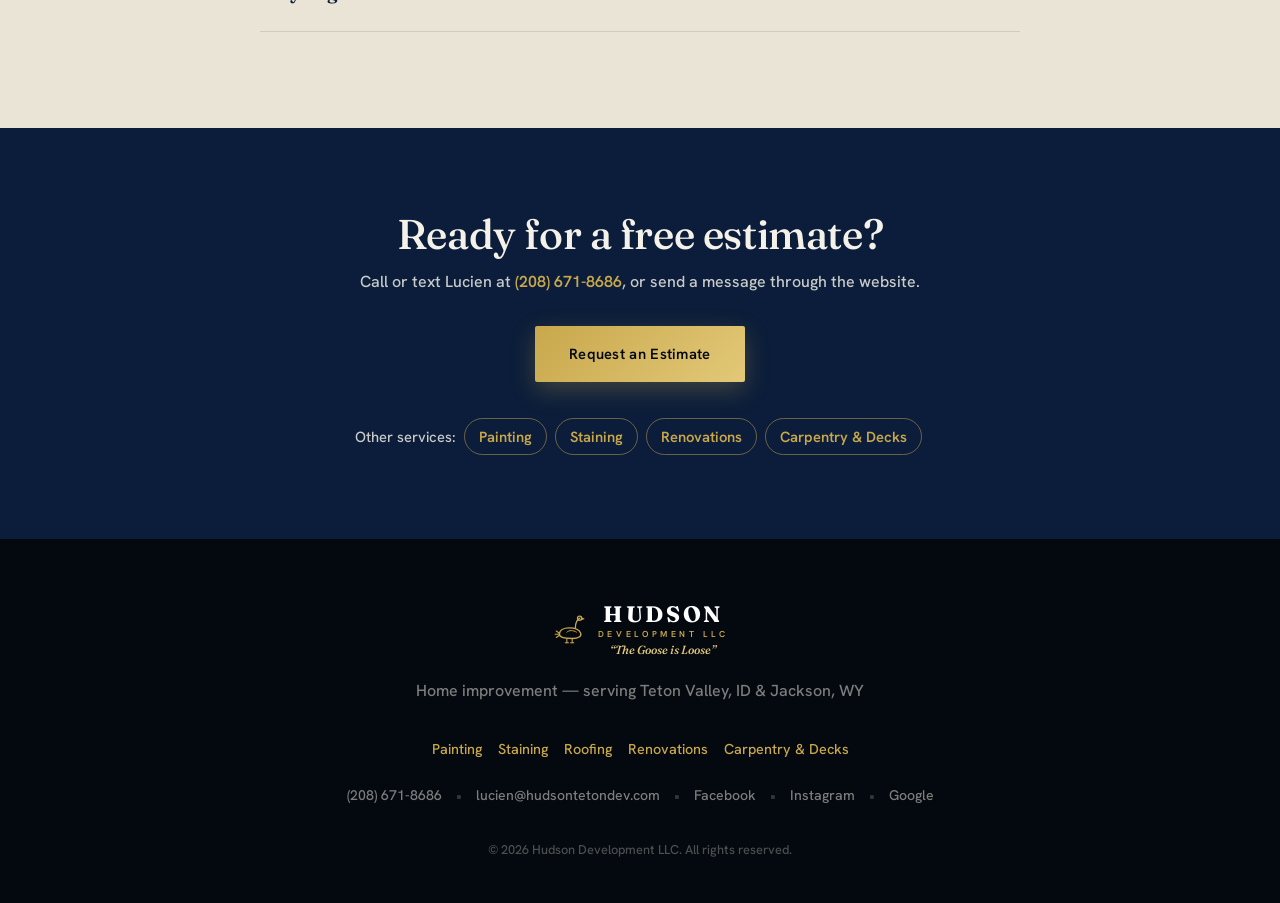
<file: roofing/index.html>
<!DOCTYPE html>
<html lang="en">
<head>
  <meta charset="UTF-8">
  <meta name="viewport" content="width=device-width, initial-scale=1.0">
  <title>Roofing &amp; Storm Restoration in Teton Valley, ID &amp; Jackson, WY | Hudson Development</title>
  <meta name="description" content="Roof replacement and wind and hail damage repair in Victor, Driggs, Tetonia, Felt, Jackson and Wilson. Built for heavy snow loads. Free estimates. (208) 671-8686.">
  <meta name="robots" content="index, follow">
  <link rel="canonical" href="https://hudsontetondev.com/roofing/">
  <meta name="theme-color" content="#0B1D3A">
  <link rel="icon" href="/favicon.svg" type="image/svg+xml">
  <meta property="og:type" content="website">
  <meta property="og:site_name" content="Hudson Development LLC">
  <meta property="og:title" content="Roofing &amp; Storm Restoration in Teton Valley, ID &amp; Jackson, WY | Hudson Development">
  <meta property="og:description" content="Roof replacement and wind and hail damage repair in Victor, Driggs, Tetonia, Felt, Jackson and Wilson. Built for heavy snow loads. Free estimates. (208) 671-8686.">
  <meta property="og:url" content="https://hudsontetondev.com/roofing/">
  <meta property="og:image" content="https://hudsontetondev.com/images/og-image.jpg?v=5">
  <script type="application/ld+json">{"@context": "https://schema.org", "@type": "Service", "name": "Roofing & storm restoration.", "serviceType": "Roofing", "url": "https://hudsontetondev.com/roofing/", "provider": {"@type": "GeneralContractor", "@id": "https://hudsontetondev.com/#business", "name": "Hudson Development LLC", "telephone": "+12086718686", "url": "https://hudsontetondev.com/"}, "areaServed": [{"@type": "City", "name": "Victor, ID"}, {"@type": "City", "name": "Driggs, ID"}, {"@type": "City", "name": "Tetonia, ID"}, {"@type": "City", "name": "Felt, ID"}, {"@type": "City", "name": "Jackson, WY"}, {"@type": "City", "name": "Wilson, WY"}], "description": "Roof replacement and wind and hail damage repair in Victor, Driggs, Tetonia, Felt, Jackson and Wilson. Built for heavy snow loads. Free estimates. (208) 671-8686."}</script>
<script type="application/ld+json">{"@context": "https://schema.org", "@type": "BreadcrumbList", "itemListElement": [{"@type": "ListItem", "position": 1, "name": "Home", "item": "https://hudsontetondev.com/"}, {"@type": "ListItem", "position": 2, "name": "Roofing", "item": "https://hudsontetondev.com/roofing/"}]}</script>
<script type="application/ld+json">{"@context": "https://schema.org", "@type": "FAQPage", "mainEntity": [{"@type": "Question", "name": "Do you repair hail and wind damage?", "acceptedAnswer": {"@type": "Answer", "text": "Yes. We repair and replace roofs damaged by wind and hail across Teton Valley and Jackson."}}, {"@type": "Question", "name": "How quickly can you look at my roof?", "acceptedAnswer": {"@type": "Answer", "text": "Call or text (208) 671-8686 and we’ll get out as soon as the schedule allows."}}, {"@type": "Question", "name": "Do you give free estimates?", "acceptedAnswer": {"@type": "Answer", "text": "Yes, roofing estimates are free."}}]}</script>

  <link rel="preconnect" href="https://fonts.googleapis.com">
  <link rel="preconnect" href="https://fonts.gstatic.com" crossorigin>
  <link href="https://fonts.googleapis.com/css2?family=Fraunces:ital,opsz,wght@0,9..144,400..900;1,9..144,400..700&family=Hanken+Grotesk:wght@400;500;600;700&display=swap" rel="stylesheet">
  <link rel="stylesheet" href="/styles.css?v=20260923g">
</head>
<body class="subpage">
  <nav class="navbar scrolled" id="navbar">
    <div class="container nav-container">
      <a href="/" class="nav-logo" aria-label="Hudson Development LLC home">
        <span class="logo-mark" aria-hidden="true"><span class="lm-h">H</span><span class="lm-d">D</span></span>
        <span class="logo-text">
          <span class="logo-hudson">HUDSON</span>
          <span class="logo-dev">DEVELOPMENT&nbsp;LLC</span>
        </span>
      </a>
      <button class="nav-toggle" id="navToggle" aria-label="Toggle navigation" aria-expanded="false">
        <span></span>
        <span></span>
        <span></span>
      </button>
      <ul class="nav-links" id="navLinks">
        <li><a href="/#services">Services</a></li>
        <li><a href="/#work">Our&nbsp;Work</a></li>
        <li><a href="/#story">About</a></li>
        <li><a href="/#contact" class="nav-cta">Free Estimate</a></li>
      </ul>
    </div>
  </nav>

  <main>
    <header class="sp-hero">
      <div class="container">
        <nav class="sp-crumbs" aria-label="Breadcrumb"><a href="/">Home</a> <span>/</span> Roofing</nav>
        <h1>Roofing &amp; <span class="gold">storm restoration.</span></h1>
        <p class="sp-lead">Roof replacements and wind and hail damage repair for homes across Teton Valley and Jackson Hole, built for heavy snow loads.</p>
        <div class="sp-actions"><a href="/#contact" class="btn btn-primary">Get a Free Estimate</a><a href="tel:+12086718686" class="btn btn-ghost">Call (208) 671-8686</a></div>
      </div>
    </header>
    <section class="sp-main">
      <div class="container sp-grid">
        <div class="sp-body"><p>Roofs in the mountains carry heavy snow for months and take hard wind and hail. We replace and repair roofs with the details that matter up here, from underlayment and ice protection to flashing and ventilation.</p><p>Lucien spent over three years in roofing project management before starting Hudson Development, so roof jobs are planned and run carefully from tear-off to cleanup.</p></div>
        <aside class="sp-card"><p class="section-label">What we do</p><ul class="sp-list"><li>Full roof replacements</li><li>Wind and hail damage repair</li><li>Storm restoration</li><li>Leak repairs and flashing</li><li>Roof inspections before you buy or sell</li><li>Clean-up and debris haul-off</li></ul><p class="sp-area"><strong>Serving</strong> Victor, Driggs, Tetonia and Felt in Teton Valley, Idaho, plus Jackson and Wilson, Wyoming.</p></aside>
      </div>
    </section>
    
    
    <section class="faq"><div class="container"><div class="section-head"><p class="section-label">FAQ</p><h2 class="section-title">Common <span class="gold">questions.</span></h2></div><div class="faq-list"><details class="faq-item"><summary>Do you repair hail and wind damage?</summary><p>Yes. We repair and replace roofs damaged by wind and hail across Teton Valley and Jackson.</p></details><details class="faq-item"><summary>How quickly can you look at my roof?</summary><p>Call or text (208) 671-8686 and we&rsquo;ll get out as soon as the schedule allows.</p></details><details class="faq-item"><summary>Do you give free estimates?</summary><p>Yes, roofing estimates are free.</p></details></div></div></section>
    <section class="sp-cta"><div class="container"><h2>Ready for a free estimate?</h2><p>Call or text Lucien at <a href="tel:+12086718686">(208) 671-8686</a>, or send a message through the website.</p><div class="sp-actions"><a href="/#contact" class="btn btn-primary">Request an Estimate</a></div><p class="sp-more">Other services: <a class="sp-chip" href="/painting/">Painting</a><a class="sp-chip" href="/staining/">Staining</a><a class="sp-chip" href="/renovations/">Renovations</a><a class="sp-chip" href="/carpentry/">Carpentry &amp; Decks</a></p></div></section>
  </main>
  <footer class="footer">
    <div class="container footer-content">
      <div class="footer-brand">
        <span class="logo-icon">
          <svg viewBox="0 0 64 64" fill="none" xmlns="http://www.w3.org/2000/svg" aria-label="Hudson goose mark">
            <path d="M14 40C14 32 22 28 32 28C44 28 52 32 54 38C56 44 50 48 38 48C22 48 14 46 14 40Z" stroke="currentColor" stroke-width="2.5" stroke-linejoin="round"/>
            <path d="M14 38L8 34M14 40L6 40M14 42L8 46" stroke="currentColor" stroke-width="2" stroke-linecap="round"/>
            <path d="M44 28C44 18 48 12 52 10" stroke="currentColor" stroke-width="2.5" stroke-linecap="round"/>
            <circle cx="52" cy="10" r="4" stroke="currentColor" stroke-width="2.5"/>
            <path d="M56 10L60 11L56 12" stroke="currentColor" stroke-width="2" stroke-linejoin="round"/>
            <circle cx="53" cy="9" r="0.9" fill="currentColor"/>
            <path d="M28 36C32 32 40 32 46 36" stroke="currentColor" stroke-width="1.8" stroke-linecap="round"/>
            <path d="M28 48L28 56M38 48L38 56" stroke="currentColor" stroke-width="2" stroke-linecap="round"/>
            <path d="M25 56L31 56M35 56L41 56" stroke="currentColor" stroke-width="2" stroke-linecap="round"/>
          </svg>
        </span>
        <span class="logo-text">
          <span class="logo-hudson">HUDSON</span>
          <span class="logo-dev">DEVELOPMENT&nbsp;LLC</span>
          <span class="logo-tagline">&ldquo;The Goose is Loose&rdquo;</span>
        </span>
      </div>
      <p class="footer-text">Home improvement &mdash; serving Teton Valley, ID &amp; Jackson, WY</p>
      <p class="footer-services"><a href="/painting/">Painting</a><a href="/staining/">Staining</a><a href="/roofing/">Roofing</a><a href="/renovations/">Renovations</a><a href="/carpentry/">Carpentry &amp; Decks</a></p>
      <div class="footer-links">
        <a href="tel:+12086718686">(208) 671-8686</a>
        <span class="footer-divider">&bull;</span>
        <a href="mailto:lucien@hudsontetondev.com">lucien@hudsontetondev.com</a>
        <span class="footer-divider">&bull;</span>
        <a href="https://www.facebook.com/hudsontetondev" target="_blank" rel="noopener">Facebook</a>
        <span class="footer-divider">&bull;</span>
        <a href="https://www.instagram.com/hudsontetondev" target="_blank" rel="noopener">Instagram</a>
        <span class="footer-divider">&bull;</span>
        <a href="https://maps.google.com/?cid=4254433998704573754" target="_blank" rel="noopener">Google</a>
      </div>
      <p class="footer-copy">&copy; 2026 Hudson Development LLC. All rights reserved.</p>
    </div>
  </footer>

  <!-- Sticky Call Button (mobile) -->
  <a href="tel:+12086718686" class="sticky-call" aria-label="Call Hudson Development">
    <svg viewBox="0 0 24 24" fill="none" stroke="currentColor" stroke-width="2"><path d="M22 16.92v3a2 2 0 01-2.18 2 19.79 19.79 0 01-8.63-3.07 19.5 19.5 0 01-6-6A19.79 19.79 0 012.12 4.11 2 2 0 014.11 2h3a2 2 0 012 1.72c.127.96.361 1.903.7 2.81a2 2 0 01-.45 2.11L8.09 9.91a16 16 0 006 6l1.27-1.27a2 2 0 012.11-.45c.907.339 1.85.573 2.81.7A2 2 0 0122 16.92z"/></svg>
    <span>Call Now</span>
  </a>

  <script>(function(){var t=document.getElementById('navToggle'),l=document.getElementById('navLinks');if(t&&l)t.addEventListener('click',function(){var o=l.classList.toggle('active');t.setAttribute('aria-expanded',String(o));});})();</script>
</body>
</html>
</file>
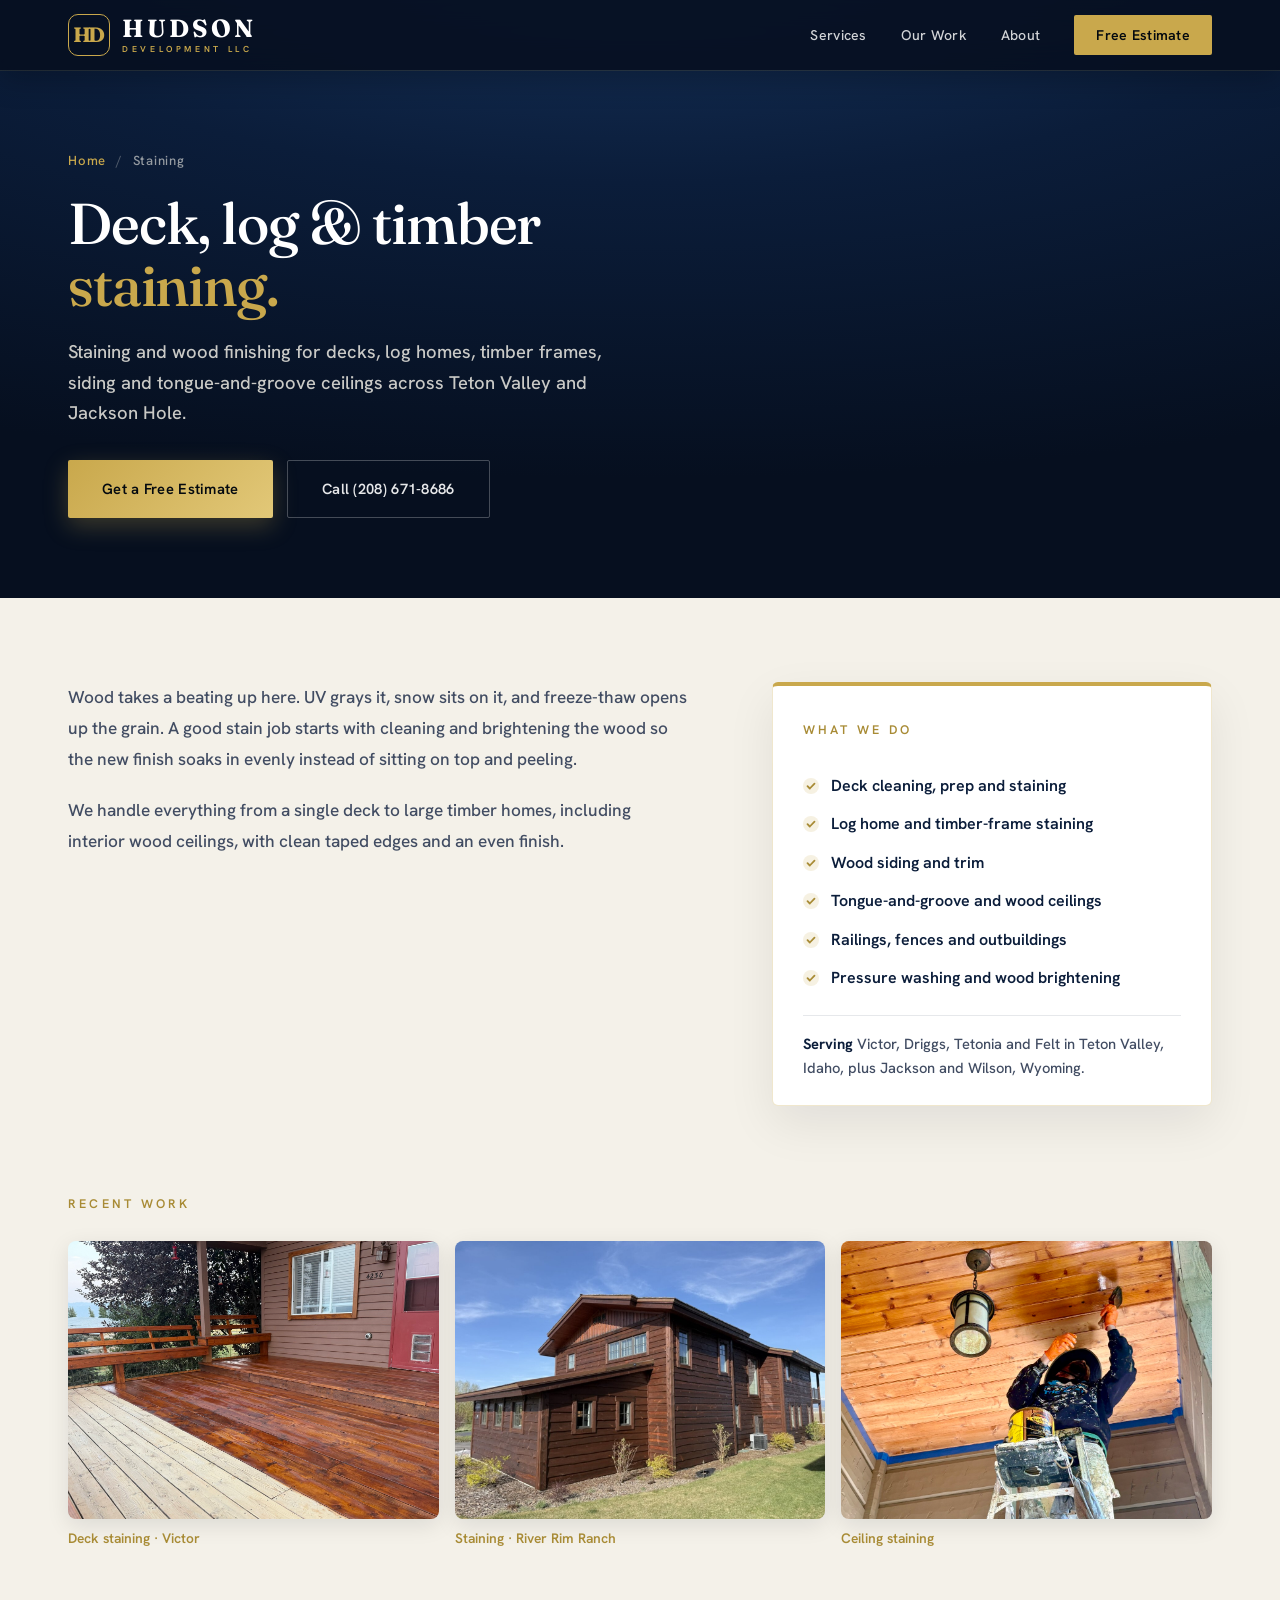
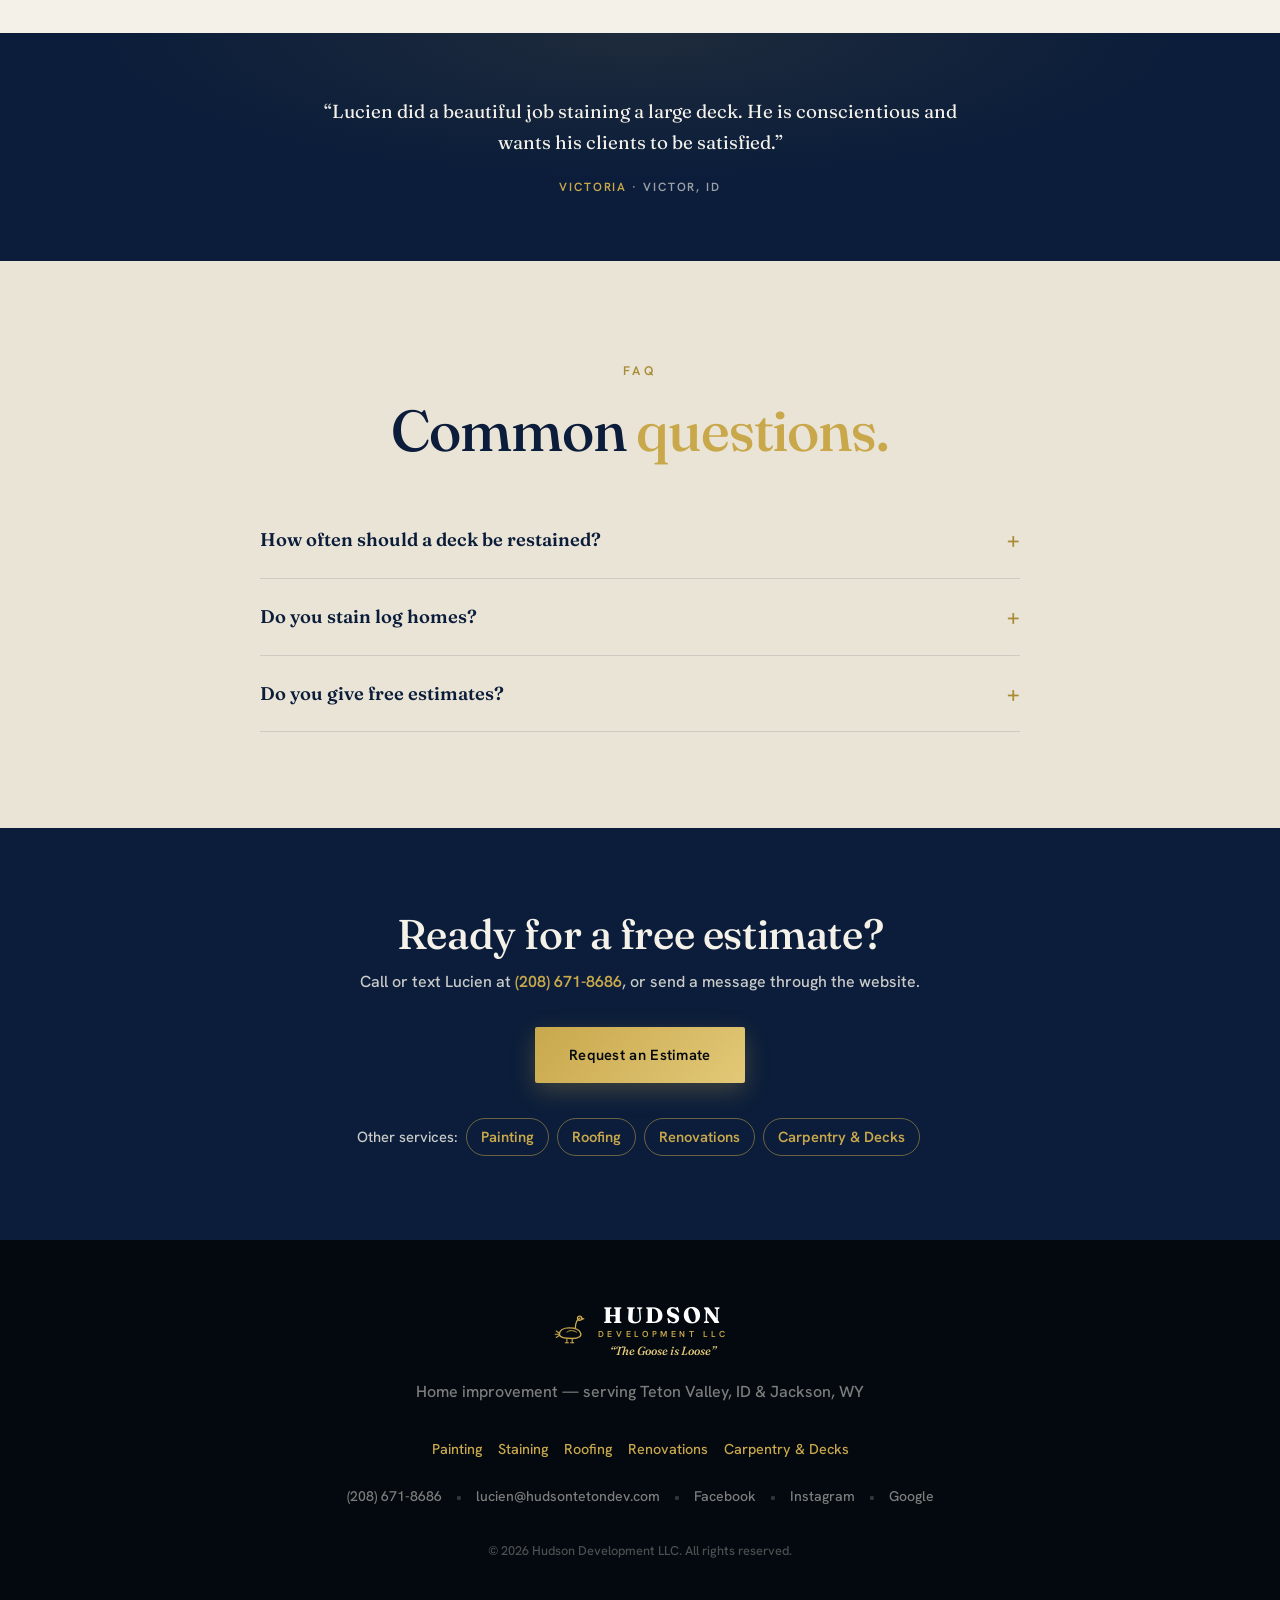
<file: staining/index.html>
<!DOCTYPE html>
<html lang="en">
<head>
  <meta charset="UTF-8">
  <meta name="viewport" content="width=device-width, initial-scale=1.0">
  <title>Deck &amp; Log Home Staining in Teton Valley, ID &amp; Jackson, WY | Hudson Development</title>
  <meta name="description" content="Deck staining, log home and timber staining, siding and wood ceilings in Victor, Driggs, Tetonia, Felt, Jackson and Wilson. Free estimates. (208) 671-8686.">
  <meta name="robots" content="index, follow">
  <link rel="canonical" href="https://hudsontetondev.com/staining/">
  <meta name="theme-color" content="#0B1D3A">
  <link rel="icon" href="/favicon.svg" type="image/svg+xml">
  <meta property="og:type" content="website">
  <meta property="og:site_name" content="Hudson Development LLC">
  <meta property="og:title" content="Deck &amp; Log Home Staining in Teton Valley, ID &amp; Jackson, WY | Hudson Development">
  <meta property="og:description" content="Deck staining, log home and timber staining, siding and wood ceilings in Victor, Driggs, Tetonia, Felt, Jackson and Wilson. Free estimates. (208) 671-8686.">
  <meta property="og:url" content="https://hudsontetondev.com/staining/">
  <meta property="og:image" content="https://hudsontetondev.com/images/og-image.jpg?v=5">
  <script type="application/ld+json">{"@context": "https://schema.org", "@type": "Service", "name": "Deck, log & timber staining.", "serviceType": "Staining", "url": "https://hudsontetondev.com/staining/", "provider": {"@type": "GeneralContractor", "@id": "https://hudsontetondev.com/#business", "name": "Hudson Development LLC", "telephone": "+12086718686", "url": "https://hudsontetondev.com/"}, "areaServed": [{"@type": "City", "name": "Victor, ID"}, {"@type": "City", "name": "Driggs, ID"}, {"@type": "City", "name": "Tetonia, ID"}, {"@type": "City", "name": "Felt, ID"}, {"@type": "City", "name": "Jackson, WY"}, {"@type": "City", "name": "Wilson, WY"}], "description": "Deck staining, log home and timber staining, siding and wood ceilings in Victor, Driggs, Tetonia, Felt, Jackson and Wilson. Free estimates. (208) 671-8686."}</script>
<script type="application/ld+json">{"@context": "https://schema.org", "@type": "BreadcrumbList", "itemListElement": [{"@type": "ListItem", "position": 1, "name": "Home", "item": "https://hudsontetondev.com/"}, {"@type": "ListItem", "position": 2, "name": "Staining", "item": "https://hudsontetondev.com/staining/"}]}</script>
<script type="application/ld+json">{"@context": "https://schema.org", "@type": "FAQPage", "mainEntity": [{"@type": "Question", "name": "How often should a deck be restained?", "acceptedAnswer": {"@type": "Answer", "text": "It depends on sun exposure, the product and how much traffic the deck gets. We’ll look at your deck and give you an honest recommendation."}}, {"@type": "Question", "name": "Do you stain log homes?", "acceptedAnswer": {"@type": "Answer", "text": "Yes. Log homes and timber frames are a big part of the staining work we do in Teton Valley and Jackson."}}, {"@type": "Question", "name": "Do you give free estimates?", "acceptedAnswer": {"@type": "Answer", "text": "Yes. Call or text (208) 671-8686 or use the form on our homepage."}}]}</script>

  <link rel="preconnect" href="https://fonts.googleapis.com">
  <link rel="preconnect" href="https://fonts.gstatic.com" crossorigin>
  <link href="https://fonts.googleapis.com/css2?family=Fraunces:ital,opsz,wght@0,9..144,400..900;1,9..144,400..700&family=Hanken+Grotesk:wght@400;500;600;700&display=swap" rel="stylesheet">
  <link rel="stylesheet" href="/styles.css?v=20260923g">
</head>
<body class="subpage">
  <nav class="navbar scrolled" id="navbar">
    <div class="container nav-container">
      <a href="/" class="nav-logo" aria-label="Hudson Development LLC home">
        <span class="logo-mark" aria-hidden="true"><span class="lm-h">H</span><span class="lm-d">D</span></span>
        <span class="logo-text">
          <span class="logo-hudson">HUDSON</span>
          <span class="logo-dev">DEVELOPMENT&nbsp;LLC</span>
        </span>
      </a>
      <button class="nav-toggle" id="navToggle" aria-label="Toggle navigation" aria-expanded="false">
        <span></span>
        <span></span>
        <span></span>
      </button>
      <ul class="nav-links" id="navLinks">
        <li><a href="/#services">Services</a></li>
        <li><a href="/#work">Our&nbsp;Work</a></li>
        <li><a href="/#story">About</a></li>
        <li><a href="/#contact" class="nav-cta">Free Estimate</a></li>
      </ul>
    </div>
  </nav>

  <main>
    <header class="sp-hero">
      <div class="container">
        <nav class="sp-crumbs" aria-label="Breadcrumb"><a href="/">Home</a> <span>/</span> Staining</nav>
        <h1>Deck, log &amp; timber <span class="gold">staining.</span></h1>
        <p class="sp-lead">Staining and wood finishing for decks, log homes, timber frames, siding and tongue-and-groove ceilings across Teton Valley and Jackson Hole.</p>
        <div class="sp-actions"><a href="/#contact" class="btn btn-primary">Get a Free Estimate</a><a href="tel:+12086718686" class="btn btn-ghost">Call (208) 671-8686</a></div>
      </div>
    </header>
    <section class="sp-main">
      <div class="container sp-grid">
        <div class="sp-body"><p>Wood takes a beating up here. UV grays it, snow sits on it, and freeze-thaw opens up the grain. A good stain job starts with cleaning and brightening the wood so the new finish soaks in evenly instead of sitting on top and peeling.</p><p>We handle everything from a single deck to large timber homes, including interior wood ceilings, with clean taped edges and an even finish.</p></div>
        <aside class="sp-card"><p class="section-label">What we do</p><ul class="sp-list"><li>Deck cleaning, prep and staining</li><li>Log home and timber-frame staining</li><li>Wood siding and trim</li><li>Tongue-and-groove and wood ceilings</li><li>Railings, fences and outbuildings</li><li>Pressure washing and wood brightening</li></ul><p class="sp-area"><strong>Serving</strong> Victor, Driggs, Tetonia and Felt in Teton Valley, Idaho, plus Jackson and Wilson, Wyoming.</p></aside>
      </div>
    </section>
    <section class="sp-photos"><div class="container"><p class="section-label">Recent work</p><div class="sp-photo-grid n3"><figure class="sp-photo"><img src="/images/deck-stain-victor.jpg" alt="Deck staining in Victor, Idaho" loading="lazy"><figcaption>Deck staining &middot; Victor</figcaption></figure><figure class="sp-photo"><img src="/images/ext-staining.jpg" alt="Exterior staining on a large timber home at River Rim Ranch" loading="lazy"><figcaption>Staining &middot; River Rim Ranch</figcaption></figure><figure class="sp-photo"><img src="/images/ceiling-stain.jpg" alt="Staining a tongue-and-groove porch ceiling" loading="lazy"><figcaption>Ceiling staining</figcaption></figure></div></div></section>
    <section class="testimonial"><div class="container"><figure class="testimonial-quote sp-quote"><blockquote><p>&ldquo;Lucien did a beautiful job staining a large deck. He is conscientious and wants his clients to be satisfied.&rdquo;</p></blockquote><figcaption><span class="testimonial-name">Victoria</span> &middot; Victor, ID</figcaption></figure></div></section>
    <section class="faq"><div class="container"><div class="section-head"><p class="section-label">FAQ</p><h2 class="section-title">Common <span class="gold">questions.</span></h2></div><div class="faq-list"><details class="faq-item"><summary>How often should a deck be restained?</summary><p>It depends on sun exposure, the product and how much traffic the deck gets. We&rsquo;ll look at your deck and give you an honest recommendation.</p></details><details class="faq-item"><summary>Do you stain log homes?</summary><p>Yes. Log homes and timber frames are a big part of the staining work we do in Teton Valley and Jackson.</p></details><details class="faq-item"><summary>Do you give free estimates?</summary><p>Yes. Call or text (208) 671-8686 or use the form on our homepage.</p></details></div></div></section>
    <section class="sp-cta"><div class="container"><h2>Ready for a free estimate?</h2><p>Call or text Lucien at <a href="tel:+12086718686">(208) 671-8686</a>, or send a message through the website.</p><div class="sp-actions"><a href="/#contact" class="btn btn-primary">Request an Estimate</a></div><p class="sp-more">Other services: <a class="sp-chip" href="/painting/">Painting</a><a class="sp-chip" href="/roofing/">Roofing</a><a class="sp-chip" href="/renovations/">Renovations</a><a class="sp-chip" href="/carpentry/">Carpentry &amp; Decks</a></p></div></section>
  </main>
  <footer class="footer">
    <div class="container footer-content">
      <div class="footer-brand">
        <span class="logo-icon">
          <svg viewBox="0 0 64 64" fill="none" xmlns="http://www.w3.org/2000/svg" aria-label="Hudson goose mark">
            <path d="M14 40C14 32 22 28 32 28C44 28 52 32 54 38C56 44 50 48 38 48C22 48 14 46 14 40Z" stroke="currentColor" stroke-width="2.5" stroke-linejoin="round"/>
            <path d="M14 38L8 34M14 40L6 40M14 42L8 46" stroke="currentColor" stroke-width="2" stroke-linecap="round"/>
            <path d="M44 28C44 18 48 12 52 10" stroke="currentColor" stroke-width="2.5" stroke-linecap="round"/>
            <circle cx="52" cy="10" r="4" stroke="currentColor" stroke-width="2.5"/>
            <path d="M56 10L60 11L56 12" stroke="currentColor" stroke-width="2" stroke-linejoin="round"/>
            <circle cx="53" cy="9" r="0.9" fill="currentColor"/>
            <path d="M28 36C32 32 40 32 46 36" stroke="currentColor" stroke-width="1.8" stroke-linecap="round"/>
            <path d="M28 48L28 56M38 48L38 56" stroke="currentColor" stroke-width="2" stroke-linecap="round"/>
            <path d="M25 56L31 56M35 56L41 56" stroke="currentColor" stroke-width="2" stroke-linecap="round"/>
          </svg>
        </span>
        <span class="logo-text">
          <span class="logo-hudson">HUDSON</span>
          <span class="logo-dev">DEVELOPMENT&nbsp;LLC</span>
          <span class="logo-tagline">&ldquo;The Goose is Loose&rdquo;</span>
        </span>
      </div>
      <p class="footer-text">Home improvement &mdash; serving Teton Valley, ID &amp; Jackson, WY</p>
      <p class="footer-services"><a href="/painting/">Painting</a><a href="/staining/">Staining</a><a href="/roofing/">Roofing</a><a href="/renovations/">Renovations</a><a href="/carpentry/">Carpentry &amp; Decks</a></p>
      <div class="footer-links">
        <a href="tel:+12086718686">(208) 671-8686</a>
        <span class="footer-divider">&bull;</span>
        <a href="mailto:lucien@hudsontetondev.com">lucien@hudsontetondev.com</a>
        <span class="footer-divider">&bull;</span>
        <a href="https://www.facebook.com/hudsontetondev" target="_blank" rel="noopener">Facebook</a>
        <span class="footer-divider">&bull;</span>
        <a href="https://www.instagram.com/hudsontetondev" target="_blank" rel="noopener">Instagram</a>
        <span class="footer-divider">&bull;</span>
        <a href="https://maps.google.com/?cid=4254433998704573754" target="_blank" rel="noopener">Google</a>
      </div>
      <p class="footer-copy">&copy; 2026 Hudson Development LLC. All rights reserved.</p>
    </div>
  </footer>

  <!-- Sticky Call Button (mobile) -->
  <a href="tel:+12086718686" class="sticky-call" aria-label="Call Hudson Development">
    <svg viewBox="0 0 24 24" fill="none" stroke="currentColor" stroke-width="2"><path d="M22 16.92v3a2 2 0 01-2.18 2 19.79 19.79 0 01-8.63-3.07 19.5 19.5 0 01-6-6A19.79 19.79 0 012.12 4.11 2 2 0 014.11 2h3a2 2 0 012 1.72c.127.96.361 1.903.7 2.81a2 2 0 01-.45 2.11L8.09 9.91a16 16 0 006 6l1.27-1.27a2 2 0 012.11-.45c.907.339 1.85.573 2.81.7A2 2 0 0122 16.92z"/></svg>
    <span>Call Now</span>
  </a>

  <script>(function(){var t=document.getElementById('navToggle'),l=document.getElementById('navLinks');if(t&&l)t.addEventListener('click',function(){var o=l.classList.toggle('active');t.setAttribute('aria-expanded',String(o));});})();</script>
</body>
</html>
</file>
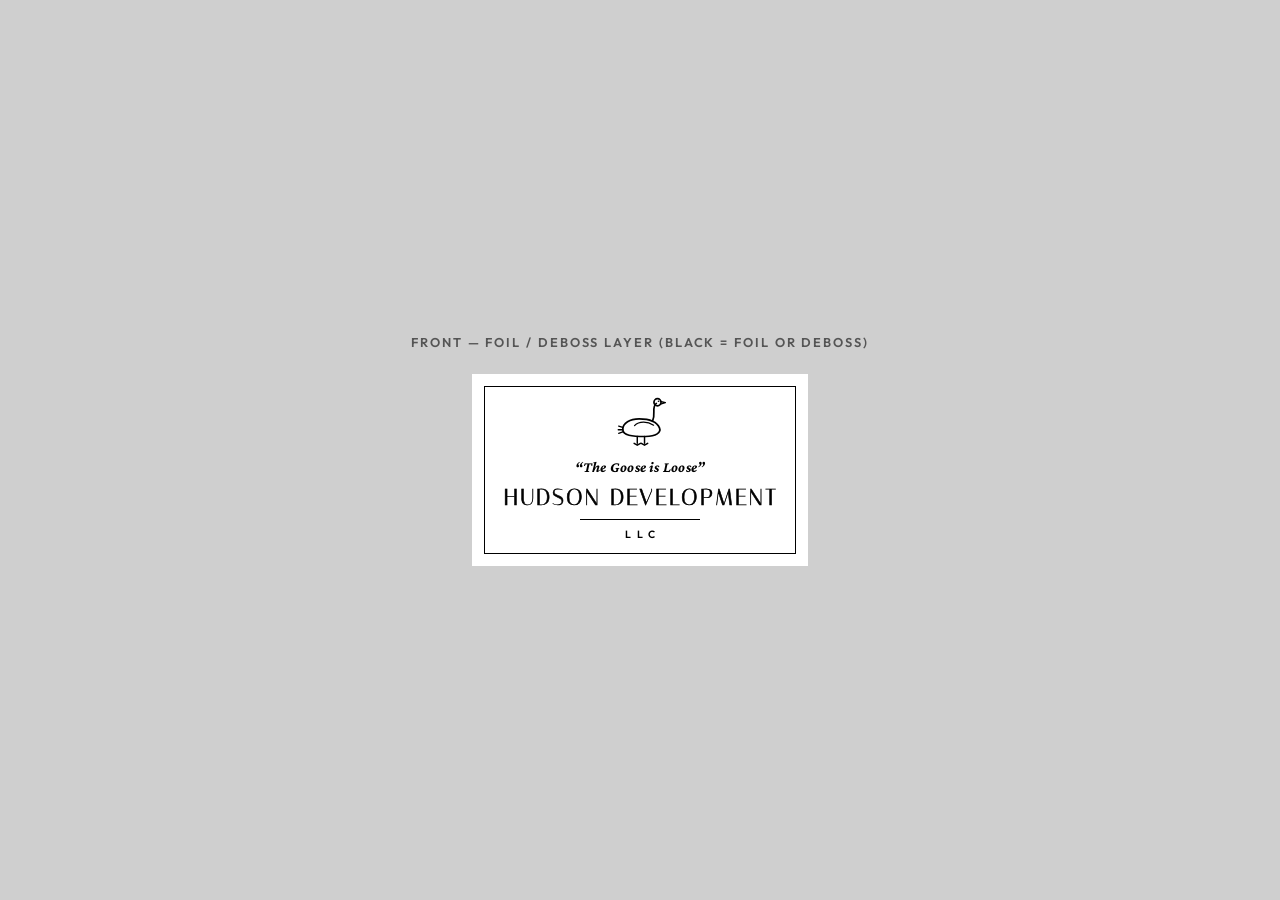
<file: businesscard-foil.html>
<!DOCTYPE html>
<html lang="en">
<head>
  <meta charset="UTF-8">
  <meta name="viewport" content="width=device-width, initial-scale=1.0">
  <title>Hudson Development — Front Foil/Deboss Layer</title>
  <link rel="preconnect" href="https://fonts.googleapis.com">
  <link rel="preconnect" href="https://fonts.gstatic.com" crossorigin>
  <link href="https://fonts.googleapis.com/css2?family=Italiana&family=Crimson+Pro:ital,wght@1,700&family=Outfit:wght@500;600&display=swap" rel="stylesheet">
  <style>
    :root{
      --foil:#000;
      --display:'Italiana',Georgia,serif;
      --serif:'Crimson Pro',Georgia,serif;
      --body:'Outfit',-apple-system,sans-serif;
    }
    *{margin:0;padding:0;box-sizing:border-box;}
    body{font-family:var(--body);background:#cfcfcf;min-height:100vh;display:flex;flex-direction:column;align-items:center;justify-content:center;gap:24px;padding:42px 20px;color:#333;}
    h1{font-weight:600;font-size:.8rem;letter-spacing:.15em;text-transform:uppercase;color:#555;}
    .card{width:3.5in;height:2in;position:relative;background:#fff;display:flex;flex-direction:column;align-items:center;justify-content:center;padding-bottom:6px;}
    .card::after{content:"";position:absolute;inset:12px;border:1px solid var(--foil);pointer-events:none;}
    .fc-goose{width:58px;height:58px;color:var(--foil);}
    .fc-tagline{font-family:var(--serif);font-style:italic;font-weight:700;font-size:15px;letter-spacing:.015em;color:var(--foil);margin-top:8px;}
    .fc-word{font-family:var(--display);font-weight:500;font-size:22.5px;letter-spacing:.085em;text-indent:.085em;text-transform:uppercase;color:var(--foil);margin-top:9px;-webkit-text-stroke:0.55px var(--foil);}
    .fc-rule{width:120px;height:1px;background:var(--foil);margin:8px 0 7px;}
    .fc-llc{font-weight:600;font-size:10.5px;letter-spacing:.5em;text-indent:.5em;text-transform:uppercase;color:var(--foil);}
    @media print{
      @page{size:3.75in 2.25in;margin:0;}
      html,body{background:#fff;margin:0;padding:0;}
      body{display:block;gap:0;}
      h1{display:none;}
      .wrapper{display:flex;align-items:center;justify-content:center;width:3.75in;height:2.25in;}
      .card{-webkit-print-color-adjust:exact;print-color-adjust:exact;}
    }
  </style>
</head>
<body>
  <h1>Front — Foil / Deboss Layer (black = foil or deboss)</h1>
  <div class="wrapper">
    <div class="card">
      <svg class="fc-goose" viewBox="0 0 64 64" fill="none" xmlns="http://www.w3.org/2000/svg">
          <g stroke="currentColor" stroke-width="1.9" stroke-linejoin="round" stroke-linecap="round">
            <path d="M13 40C13 33 21 28.5 31 28.5C43 28.5 51 32.5 53.5 38.5C55.5 43.5 50 48 38 48C23 48 13 47 13 40Z"/>
            <path d="M13 38L8.5 36.5M13 40.5L8 40.5M13 43L8.5 44.5" stroke-width="1.5"/>
            <path d="M46 30.5C49.5 23 44.5 15.5 50 11.5"/>
            <circle cx="51.3" cy="10.2" r="3.9"/>
            <path d="M54.5 9.2L60 10.6L54.5 12.2" stroke-width="1.5"/>
            <circle cx="52.4" cy="9.1" r="0.9" fill="currentColor" stroke="none"/>
            <path d="M26 36C31 31 40 31 47 35.5" stroke-width="1.4"/>
            <path d="M29 48L29 55.5M37 48L37 55.5" stroke-width="1.6"/>
            <path d="M25.5 55.5L29 57.6L32.5 55.5M33.5 55.5L37 57.6L40.5 55.5" stroke-width="1.6"/>
          </g>
        </svg>
        <div class="fc-tagline">&ldquo;The Goose is Loose&rdquo;</div>
        <div class="fc-word">Hudson Development</div>
        <div class="fc-rule"></div>
        <div class="fc-llc">LLC</div>
    </div>
  </div>
</body>
</html>
</file>
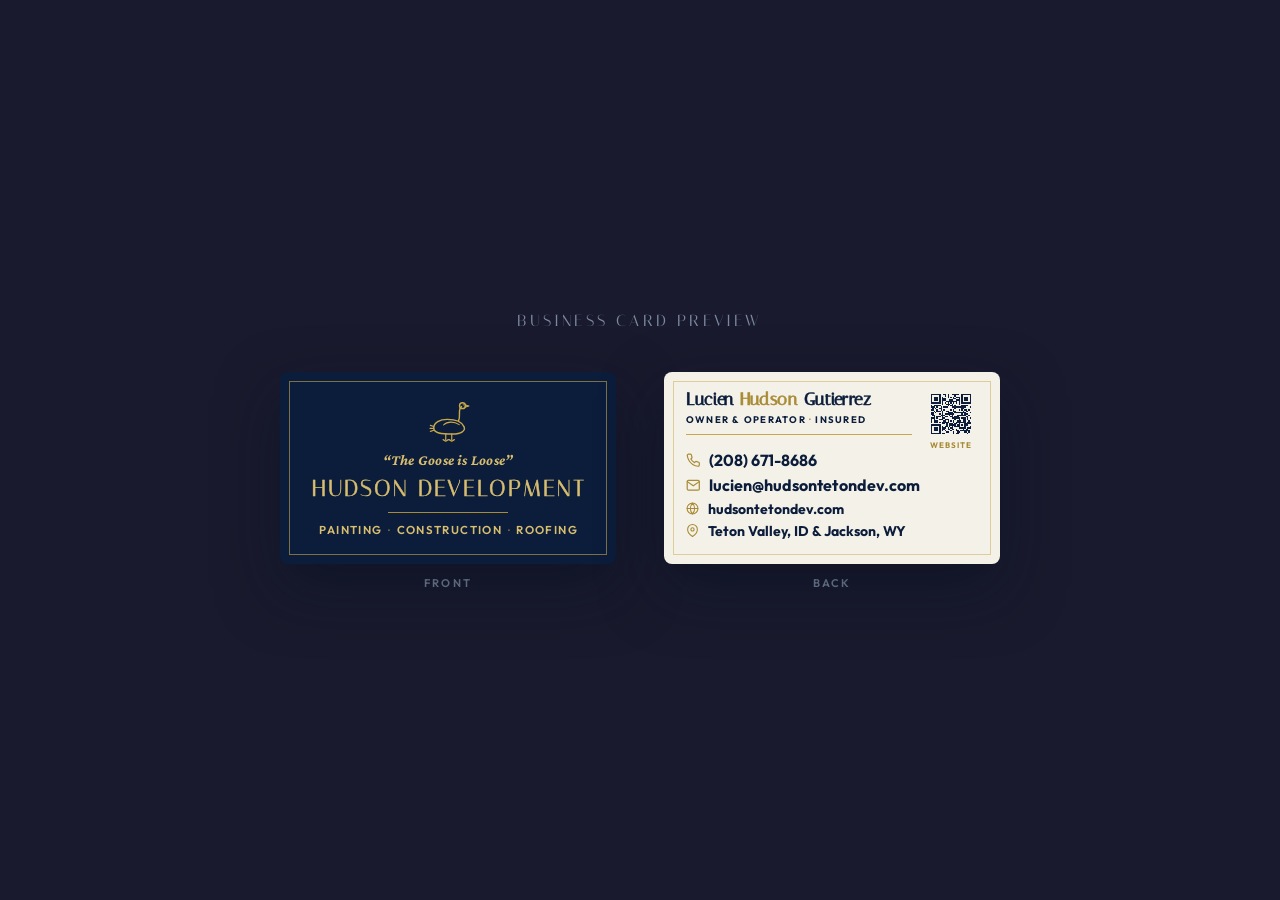
<file: businesscard.html>
<!DOCTYPE html>
<html lang="en">
<head>
  <meta charset="UTF-8">
  <meta name="viewport" content="width=device-width, initial-scale=1.0">
  <title>Hudson Development LLC — Business Card</title>
  <link rel="preconnect" href="https://fonts.googleapis.com">
  <link rel="preconnect" href="https://fonts.gstatic.com" crossorigin>
  <link href="https://fonts.googleapis.com/css2?family=Italiana&family=Crimson+Pro:ital,wght@0,600;0,700;1,600;1,700&family=Outfit:wght@400;500;600;700&display=swap" rel="stylesheet">
  <style>
    :root{
      --navy:#0B1D3A; --navy-light:#1B335C; --ink:#04090F;
      --bone:#F4F1E9; --bone-deep:#E8E2D4;
      --gold:#C9A84C; --gold-light:#D9BE70; --gold-dark:#A88B35;
      --gray:#7C8AA1;
      --display:'Italiana',Georgia,serif;
      --serif:'Crimson Pro',Georgia,serif;
      --body:'Outfit',-apple-system,sans-serif;
    }
    *{margin:0;padding:0;box-sizing:border-box;}
    body{font-family:var(--body);background:#1a1a2e;color:#fff;min-height:100vh;display:flex;flex-direction:column;align-items:center;justify-content:center;gap:42px;padding:42px 20px;}
    h1{font-family:var(--display);font-weight:400;font-size:1rem;letter-spacing:.2em;text-transform:uppercase;color:var(--gray);}
    .cards{display:flex;gap:48px;flex-wrap:wrap;justify-content:center;align-items:center;}
    .card-wrapper{display:flex;flex-direction:column;align-items:center;gap:12px;}
    .card-label{font-size:.7rem;font-weight:600;letter-spacing:.2em;text-transform:uppercase;color:var(--gray);}
    .card{width:3.5in;height:2in;border-radius:8px;overflow:hidden;box-shadow:0 24px 60px rgba(6,15,31,.5);position:relative;}

    /* ── FRONT ── */
    .card-front{background:var(--navy);display:flex;flex-direction:column;align-items:center;justify-content:center;}
    .card-front::after{content:"";position:absolute;inset:9px;border:1px solid rgba(201,168,76,.6);pointer-events:none;}
    .fc-goose{width:48px;height:48px;color:var(--gold);}
    .fc-tagline{font-family:var(--serif);font-style:italic;font-weight:700;font-size:15px;letter-spacing:.015em;color:var(--gold-light);margin-top:6px;}
    .fc-word{font-family:var(--display);font-weight:500;font-size:22.5px;letter-spacing:.085em;text-indent:.085em;text-transform:uppercase;color:var(--gold-light);margin-top:7px;-webkit-text-stroke:0.55px var(--gold-light);}
    .fc-rule{width:120px;height:1px;background:var(--gold-dark);margin:10px 0 9px;}
    .fc-serv{font-family:var(--body);font-weight:600;font-size:11.5px;letter-spacing:.12em;text-indent:.12em;text-transform:uppercase;color:var(--gold-light);margin-top:0;white-space:nowrap;}
    .fc-serv .dot{color:rgba(201,168,76,.55);margin:0 2px;}

    /* ── BACK ── */
    .card-back{background:var(--bone);display:flex;}
    .card-back::after{content:"";position:absolute;inset:9px;border:1px solid rgba(201,168,76,.5);pointer-events:none;}
    .back-accent{width:6px;background:linear-gradient(180deg,var(--navy),var(--navy-light));flex-shrink:0;}
    .back-content{flex:1;padding:14px 26px 14px 22px;display:flex;flex-direction:column;justify-content:center;position:relative;}
    .bk-head{position:relative;}
    .bk-name{font-family:var(--display);font-weight:600;font-size:17px;letter-spacing:.04em;color:var(--navy);line-height:1.05;-webkit-text-stroke:0.45px var(--navy);}
    .bk-name .mid{color:var(--gold-dark);-webkit-text-stroke:0.45px var(--gold-dark);}
    .bk-title{font-weight:700;font-size:9.5px;letter-spacing:.13em;text-transform:uppercase;color:var(--navy);margin-top:4px;}
    .bk-title .tsep{color:var(--gold-dark);}
    .bk-insured{font-weight:700;font-size:8px;letter-spacing:.18em;text-transform:uppercase;color:var(--gold-dark);margin-top:2px;}
    .bk-qr{text-align:center;flex-shrink:0;position:absolute;top:0;right:0;}
    .bk-qr svg{width:46px;height:46px;display:block;}
    .bk-qr span{display:block;font-size:8px;font-weight:700;letter-spacing:.14em;text-transform:uppercase;color:var(--gold-dark);margin-top:3px;}
    .bk-rule{height:1px;background:var(--gold);margin:7px 62px 9px 0;}
    .bk-label{font-weight:700;font-size:8.5px;letter-spacing:.18em;text-transform:uppercase;color:var(--gold-dark);margin-bottom:2px;}
    .bk-serv{font-weight:600;font-size:14px;color:var(--navy);line-height:1.3;white-space:nowrap;}
    .bk-serv .dot{color:var(--gold-dark);margin:0 5px;}
    .bk-body{margin-top:2px;}
    .bk-bottom{margin-top:6px;}
    .bk-cline{display:flex;align-items:center;gap:8.5px;margin-bottom:5px;}
    .bk-cline svg{width:14.5px;height:14.5px;color:var(--gold-dark);flex-shrink:0;}
    .bk-cline span{font-size:16px;font-weight:700;color:var(--navy);white-space:nowrap;letter-spacing:.002em;}
    .bk-cline--sm{margin-bottom:4px;}
    .bk-cline--sm svg{width:13px;height:13px;}
    .bk-cline--sm span{font-size:14px;font-weight:700;}

    @media print{
      @page{size:3.75in 2.25in;margin:0;}
      html,body{background:#fff;margin:0;padding:0;}
      body{display:block;gap:0;}
      h1,.card-label{display:none;}
      .cards{display:block;margin:0;gap:0;}
      .card-wrapper{display:flex;align-items:center;justify-content:center;width:3.75in;height:2.25in;margin:0;gap:0;}
      .card-wrapper:first-of-type{break-after:page;page-break-after:always;}
      .card{border-radius:0;box-shadow:none;-webkit-print-color-adjust:exact;print-color-adjust:exact;}
      /* full-bleed: extend edge colors 0.14in past the 3.5x2 trim */
      .card-front{box-shadow:0 0 0 0.14in var(--navy);}
      .card-back{box-shadow:0 0 0 0.14in var(--bone);}
      .back-accent{box-shadow:-0.14in 0 0 0 var(--navy);}
    }
    @media (max-width:480px){
      .card{width:calc(100vw - 40px);height:auto;aspect-ratio:3.5/2;}
    }
  </style>
</head>
<body>

  <h1>Business Card Preview</h1>

  <div class="cards">

    <!-- ─── FRONT ─── -->
    <div class="card-wrapper">
      <div class="card card-front">
        <svg class="fc-goose" viewBox="0 0 64 64" fill="none" xmlns="http://www.w3.org/2000/svg">
          <g stroke="currentColor" stroke-width="1.9" stroke-linejoin="round" stroke-linecap="round">
            <path d="M13 40C13 33 21 28.5 31 28.5C43 28.5 51 32.5 53.5 38.5C55.5 43.5 50 48 38 48C23 48 13 47 13 40Z"/>
            <path d="M13 38L8.5 36.5M13 40.5L8 40.5M13 43L8.5 44.5" stroke-width="1.5"/>
            <path d="M46 30.5C49.5 23 44.5 15.5 50 11.5"/>
            <circle cx="51.3" cy="10.2" r="3.9"/>
            <path d="M54.5 9.2L60 10.6L54.5 12.2" stroke-width="1.5"/>
            <circle cx="52.4" cy="9.1" r="0.9" fill="currentColor" stroke="none"/>
            <path d="M26 36C31 31 40 31 47 35.5" stroke-width="1.4"/>
            <path d="M29 48L29 55.5M37 48L37 55.5" stroke-width="1.6"/>
            <path d="M25.5 55.5L29 57.6L32.5 55.5M33.5 55.5L37 57.6L40.5 55.5" stroke-width="1.6"/>
          </g>
        </svg>
        <div class="fc-tagline">&ldquo;The Goose is Loose&rdquo;</div>
        <div class="fc-word">Hudson Development</div>
        <div class="fc-rule"></div>
        <div class="fc-serv">Painting <span class="dot">&middot;</span> Construction <span class="dot">&middot;</span> Roofing</div>
      </div>
      <span class="card-label">Front</span>
    </div>

    <!-- ─── BACK ─── -->
    <div class="card-wrapper">
      <div class="card card-back">
        <div class="back-content">

          <div class="bk-head">
            <div class="bk-head-text">
              <div class="bk-name">Lucien <span class="mid">Hudson</span> Gutierrez</div>
              <div class="bk-title">Owner &amp; Operator <span class="tsep">&middot;</span> Insured</div>
            </div>
            <div class="bk-qr">
              <svg viewBox="0 0 33 33" xmlns="http://www.w3.org/2000/svg" shape-rendering="crispEdges" aria-label="Scan to visit hudsontetondev.com">
                <rect width="33" height="33" fill="transparent"/>
                <path d="M2,2H3V3H2zM3,2H4V3H3zM4,2H5V3H4zM5,2H6V3H5zM6,2H7V3H6zM7,2H8V3H7zM8,2H9V3H8zM11,2H12V3H11zM12,2H13V3H12zM14,2H15V3H14zM17,2H18V3H17zM18,2H19V3H18zM19,2H20V3H19zM20,2H21V3H20zM21,2H22V3H21zM24,2H25V3H24zM25,2H26V3H25zM26,2H27V3H26zM27,2H28V3H27zM28,2H29V3H28zM29,2H30V3H29zM30,2H31V3H30zM2,3H3V4H2zM8,3H9V4H8zM12,3H13V4H12zM14,3H15V4H14zM19,3H20V4H19zM24,3H25V4H24zM30,3H31V4H30zM2,4H3V5H2zM4,4H5V5H4zM5,4H6V5H5zM6,4H7V5H6zM8,4H9V5H8zM10,4H11V5H10zM14,4H15V5H14zM16,4H17V5H16zM18,4H19V5H18zM20,4H21V5H20zM21,4H22V5H21zM22,4H23V5H22zM24,4H25V5H24zM26,4H27V5H26zM27,4H28V5H27zM28,4H29V5H28zM30,4H31V5H30zM2,5H3V6H2zM4,5H5V6H4zM5,5H6V6H5zM6,5H7V6H6zM8,5H9V6H8zM10,5H11V6H10zM11,5H12V6H11zM12,5H13V6H12zM18,5H19V6H18zM19,5H20V6H19zM22,5H23V6H22zM24,5H25V6H24zM26,5H27V6H26zM27,5H28V6H27zM28,5H29V6H28zM30,5H31V6H30zM2,6H3V7H2zM4,6H5V7H4zM5,6H6V7H5zM6,6H7V7H6zM8,6H9V7H8zM10,6H11V7H10zM11,6H12V7H11zM12,6H13V7H12zM15,6H16V7H15zM16,6H17V7H16zM17,6H18V7H17zM20,6H21V7H20zM21,6H22V7H21zM22,6H23V7H22zM24,6H25V7H24zM26,6H27V7H26zM27,6H28V7H27zM28,6H29V7H28zM30,6H31V7H30zM2,7H3V8H2zM8,7H9V8H8zM10,7H11V8H10zM13,7H14V8H13zM14,7H15V8H14zM15,7H16V8H15zM16,7H17V8H16zM17,7H18V8H17zM18,7H19V8H18zM19,7H20V8H19zM20,7H21V8H20zM22,7H23V8H22zM24,7H25V8H24zM30,7H31V8H30zM2,8H3V9H2zM3,8H4V9H3zM4,8H5V9H4zM5,8H6V9H5zM6,8H7V9H6zM7,8H8V9H7zM8,8H9V9H8zM10,8H11V9H10zM12,8H13V9H12zM14,8H15V9H14zM16,8H17V9H16zM18,8H19V9H18zM20,8H21V9H20zM22,8H23V9H22zM24,8H25V9H24zM25,8H26V9H25zM26,8H27V9H26zM27,8H28V9H27zM28,8H29V9H28zM29,8H30V9H29zM30,8H31V9H30zM10,9H11V10H10zM13,9H14V10H13zM14,9H15V10H14zM15,9H16V10H15zM17,9H18V10H17zM22,9H23V10H22zM2,10H3V11H2zM4,10H5V11H4zM5,10H6V11H5zM6,10H7V11H6zM7,10H8V11H7zM8,10H9V11H8zM14,10H15V11H14zM16,10H17V11H16zM17,10H18V11H17zM19,10H20V11H19zM24,10H25V11H24zM25,10H26V11H25zM26,10H27V11H26zM27,10H28V11H27zM28,10H29V11H28zM2,11H3V12H2zM3,11H4V12H3zM4,11H5V12H4zM6,11H7V12H6zM9,11H10V12H9zM11,11H12V12H11zM12,11H13V12H12zM13,11H14V12H13zM17,11H18V12H17zM18,11H19V12H18zM19,11H20V12H19zM20,11H21V12H20zM21,11H22V12H21zM22,11H23V12H22zM23,11H24V12H23zM24,11H25V12H24zM25,11H26V12H25zM26,11H27V12H26zM30,11H31V12H30zM3,12H4V13H3zM5,12H6V13H5zM8,12H9V13H8zM9,12H10V13H9zM19,12H20V13H19zM24,12H25V13H24zM25,12H26V13H25zM2,13H3V14H2zM3,13H4V14H3zM6,13H7V14H6zM9,13H10V14H9zM11,13H12V14H11zM16,13H17V14H16zM18,13H19V14H18zM22,13H23V14H22zM24,13H25V14H24zM26,13H27V14H26zM27,13H28V14H27zM29,13H30V14H29zM4,14H5V15H4zM6,14H7V15H6zM7,14H8V15H7zM8,14H9V15H8zM10,14H11V15H10zM13,14H14V15H13zM14,14H15V15H14zM18,14H19V15H18zM19,14H20V15H19zM25,14H26V15H25zM27,14H28V15H27zM28,14H29V15H28zM2,15H3V16H2zM3,15H4V16H3zM5,15H6V16H5zM10,15H11V16H10zM14,15H15V16H14zM15,15H16V16H15zM16,15H17V16H16zM17,15H18V16H17zM19,15H20V16H19zM20,15H21V16H20zM21,15H22V16H21zM22,15H23V16H22zM23,15H24V16H23zM24,15H25V16H24zM25,15H26V16H25zM26,15H27V16H26zM30,15H31V16H30zM2,16H3V17H2zM3,16H4V17H3zM8,16H9V17H8zM10,16H11V17H10zM12,16H13V17H12zM13,16H14V17H13zM14,16H15V17H14zM15,16H16V17H15zM16,16H17V17H16zM17,16H18V17H17zM18,16H19V17H18zM24,16H25V17H24zM26,16H27V17H26zM27,16H28V17H27zM28,16H29V17H28zM3,17H4V18H3zM4,17H5V18H4zM9,17H10V18H9zM10,17H11V18H10zM11,17H12V18H11zM15,17H16V18H15zM17,17H18V18H17zM21,17H22V18H21zM22,17H23V18H22zM23,17H24V18H23zM24,17H25V18H24zM25,17H26V18H25zM26,17H27V18H26zM29,17H30V18H29zM4,18H5V19H4zM6,18H7V19H6zM7,18H8V19H7zM8,18H9V19H8zM10,18H11V19H10zM12,18H13V19H12zM13,18H14V19H13zM16,18H17V19H16zM17,18H18V19H17zM19,18H20V19H19zM20,18H21V19H20zM21,18H22V19H21zM27,18H28V19H27zM28,18H29V19H28zM2,19H3V20H2zM3,19H4V20H3zM4,19H5V20H4zM6,19H7V20H6zM10,19H11V20H10zM11,19H12V20H11zM17,19H18V20H17zM18,19H19V20H18zM19,19H20V20H19zM20,19H21V20H20zM21,19H22V20H21zM22,19H23V20H22zM24,19H25V20H24zM25,19H26V20H25zM26,19H27V20H26zM28,19H29V20H28zM30,19H31V20H30zM2,20H3V21H2zM4,20H5V21H4zM8,20H9V21H8zM9,20H10V21H9zM10,20H11V21H10zM12,20H13V21H12zM13,20H14V21H13zM14,20H15V21H14zM19,20H20V21H19zM22,20H23V21H22zM25,20H26V21H25zM26,20H27V21H26zM28,20H29V21H28zM2,21H3V22H2zM4,21H5V22H4zM5,21H6V22H5zM6,21H7V22H6zM11,21H12V22H11zM12,21H13V22H12zM14,21H15V22H14zM16,21H17V22H16zM18,21H19V22H18zM21,21H22V22H21zM22,21H23V22H22zM23,21H24V22H23zM25,21H26V22H25zM26,21H27V22H26zM29,21H30V22H29zM2,22H3V23H2zM4,22H5V23H4zM5,22H6V23H5zM6,22H7V23H6zM8,22H9V23H8zM10,22H11V23H10zM11,22H12V23H11zM12,22H13V23H12zM13,22H14V23H13zM14,22H15V23H14zM18,22H19V23H18zM20,22H21V23H20zM21,22H22V23H21zM22,22H23V23H22zM23,22H24V23H23zM24,22H25V23H24zM25,22H26V23H25zM26,22H27V23H26zM28,22H29V23H28zM29,22H30V23H29zM30,22H31V23H30zM10,23H11V24H10zM11,23H12V24H11zM13,23H14V24H13zM15,23H16V24H15zM16,23H17V24H16zM17,23H18V24H17zM19,23H20V24H19zM20,23H21V24H20zM22,23H23V24H22zM26,23H27V24H26zM27,23H28V24H27zM28,23H29V24H28zM29,23H30V24H29zM30,23H31V24H30zM2,24H3V25H2zM3,24H4V25H3zM4,24H5V25H4zM5,24H6V25H5zM6,24H7V25H6zM7,24H8V25H7zM8,24H9V25H8zM13,24H14V25H13zM15,24H16V25H15zM16,24H17V25H16zM17,24H18V25H17zM18,24H19V25H18zM19,24H20V25H19zM21,24H22V25H21zM22,24H23V25H22zM24,24H25V25H24zM26,24H27V25H26zM27,24H28V25H27zM28,24H29V25H28zM2,25H3V26H2zM8,25H9V26H8zM10,25H11V26H10zM12,25H13V26H12zM13,25H14V26H13zM15,25H16V26H15zM17,25H18V26H17zM19,25H20V26H19zM20,25H21V26H20zM21,25H22V26H21zM22,25H23V26H22zM26,25H27V26H26zM30,25H31V26H30zM2,26H3V27H2zM4,26H5V27H4zM5,26H6V27H5zM6,26H7V27H6zM8,26H9V27H8zM10,26H11V27H10zM11,26H12V27H11zM12,26H13V27H12zM14,26H15V27H14zM16,26H17V27H16zM17,26H18V27H17zM22,26H23V27H22zM23,26H24V27H23zM24,26H25V27H24zM25,26H26V27H25zM26,26H27V27H26zM28,26H29V27H28zM29,26H30V27H29zM30,26H31V27H30zM2,27H3V28H2zM4,27H5V28H4zM5,27H6V28H5zM6,27H7V28H6zM8,27H9V28H8zM10,27H11V28H10zM11,27H12V28H11zM14,27H15V28H14zM15,27H16V28H15zM17,27H18V28H17zM18,27H19V28H18zM20,27H21V28H20zM25,27H26V28H25zM27,27H28V28H27zM28,27H29V28H28zM2,28H3V29H2zM4,28H5V29H4zM5,28H6V29H5zM6,28H7V29H6zM8,28H9V29H8zM10,28H11V29H10zM12,28H13V29H12zM16,28H17V29H16zM20,28H21V29H20zM21,28H22V29H21zM23,28H24V29H23zM24,28H25V29H24zM25,28H26V29H25zM26,28H27V29H26zM27,28H28V29H27zM28,28H29V29H28zM29,28H30V29H29zM2,29H3V30H2zM8,29H9V30H8zM13,29H14V30H13zM14,29H15V30H14zM18,29H19V30H18zM21,29H22V30H21zM22,29H23V30H22zM26,29H27V30H26zM27,29H28V30H27zM29,29H30V30H29zM2,30H3V31H2zM3,30H4V31H3zM4,30H5V31H4zM5,30H6V31H5zM6,30H7V31H6zM7,30H8V31H7zM8,30H9V31H8zM10,30H11V31H10zM11,30H12V31H11zM18,30H19V31H18zM20,30H21V31H20zM21,30H22V31H21zM28,30H29V31H28z" fill="#0B1D3A"/>
              </svg>
              <span>Website</span>
            </div>
          </div>

          <div class="bk-body">
            <div class="bk-rule"></div>
          </div>

          <div class="bk-bottom">
            <div class="bk-cline">
              <svg viewBox="0 0 24 24" fill="none" stroke="currentColor" stroke-width="2" stroke-linecap="round" stroke-linejoin="round"><path d="M22 16.92v3a2 2 0 01-2.18 2 19.79 19.79 0 01-8.63-3.07 19.5 19.5 0 01-6-6A19.79 19.79 0 012.12 4.11 2 2 0 014.11 2h3a2 2 0 012 1.72c.127.96.361 1.903.7 2.81a2 2 0 01-.45 2.11L8.09 9.91a16 16 0 006 6l1.27-1.27a2 2 0 012.11-.45c.907.339 1.85.573 2.81.7A2 2 0 0122 16.92z"/></svg>
              <span>(208) 671-8686</span>
            </div>
            <div class="bk-cline">
              <svg viewBox="0 0 24 24" fill="none" stroke="currentColor" stroke-width="2" stroke-linecap="round" stroke-linejoin="round"><path d="M4 4h16c1.1 0 2 .9 2 2v12c0 1.1-.9 2-2 2H4c-1.1 0-2-.9-2-2V6c0-1.1.9-2 2-2z"/><polyline points="22,6 12,13 2,6"/></svg>
              <span>lucien@hudsontetondev.com</span>
            </div>
            <div class="bk-cline bk-cline--sm">
              <svg viewBox="0 0 24 24" fill="none" stroke="currentColor" stroke-width="2" stroke-linecap="round" stroke-linejoin="round"><circle cx="12" cy="12" r="10"/><line x1="2" y1="12" x2="22" y2="12"/><path d="M12 2a15.3 15.3 0 014 10 15.3 15.3 0 01-4 10 15.3 15.3 0 01-4-10 15.3 15.3 0 014-10z"/></svg>
              <span>hudsontetondev.com</span>
            </div>
            <div class="bk-cline bk-cline--sm">
              <svg viewBox="0 0 24 24" fill="none" stroke="currentColor" stroke-width="2" stroke-linecap="round" stroke-linejoin="round"><path d="M21 10c0 7-9 13-9 13s-9-6-9-13a9 9 0 0118 0z"/><circle cx="12" cy="10" r="3"/></svg>
              <span>Teton Valley, ID &amp; Jackson, WY</span>
            </div>
          </div>

        </div>
      </div>
      <span class="card-label">Back</span>
    </div>

  </div>

</body>
</html>
</file>
<file: styles.css>
/* ========================================
   Hudson Development LLC — Stylesheet
   Hudson Development · Teton Valley
   ======================================== */

:root {
  --navy:        #0B1D3A;
  --navy-light:  #122B52;
  --navy-dark:   #060F1F;
  --ink:         #04090F;
  --white:       #FFFFFF;
  --bone:        #F4F1E9;   /* warm paper */
  --bone-deep:   #EAE4D6;
  --gold:        #C9A84C;
  --gold-light:  #E2C878;
  --gold-dark:   #A88B35;
  --gray:        #7C8AA1;
  --gray-deep:   #414C62;
  --text-dark:   #0B1D3A;

  --shadow:    0 4px 30px rgba(11, 29, 58, 0.10);
  --shadow-lg: 0 24px 60px rgba(6, 15, 31, 0.22);
  --ease:      cubic-bezier(0.22, 0.61, 0.36, 1);
  --transition: 0.4s var(--ease);

  --display: 'Fraunces', Georgia, 'Times New Roman', serif;
  --body:    'Hanken Grotesk', -apple-system, BlinkMacSystemFont, sans-serif;
}

/* ---- Reset & Base ---- */
*, *::before, *::after { margin: 0; padding: 0; box-sizing: border-box; }

html { scroll-behavior: smooth; font-size: 16px; -webkit-text-size-adjust: 100%; }

body {
  font-family: var(--body);
  font-weight: 500;
  color: var(--text-dark);
  background: var(--bone);
  line-height: 1.6;
  overflow-x: hidden;
  -webkit-font-smoothing: antialiased;
  text-rendering: optimizeLegibility;
}

.container { max-width: 1200px; margin: 0 auto; padding: 0 28px; }

img { max-width: 100%; display: block; }

a { text-decoration: none; color: inherit; transition: var(--transition); }

.gold { color: var(--gold); }

/* ---- Grain overlay ---- */
.grain {
  position: fixed;
  inset: 0;
  z-index: 9999;
  pointer-events: none;
  opacity: 0.035;
  mix-blend-mode: multiply;
  background-image: url("data:image/svg+xml,%3Csvg xmlns='http://www.w3.org/2000/svg' width='180' height='180'%3E%3Cfilter id='n'%3E%3CfeTurbulence type='fractalNoise' baseFrequency='0.9' numOctaves='3' stitchTiles='stitch'/%3E%3C/filter%3E%3Crect width='100%25' height='100%25' filter='url(%23n)'/%3E%3C/svg%3E");
}

/* ---- Typography ---- */
h1, h2, h3, h4 {
  font-family: var(--display);
  font-weight: 600;
  line-height: 1.08;
  letter-spacing: -0.01em;
}

.section-head { max-width: 720px; margin: 0 auto 64px; text-align: center; }

.section-label {
  display: inline-block;
  font-family: var(--body);
  font-size: 0.78rem;
  font-weight: 600;
  letter-spacing: 0.26em;
  color: var(--gold-dark);
  margin-bottom: 18px;
  text-transform: uppercase;
}
.section-label.gold-on-dark { color: var(--gold); }

.section-title {
  font-size: clamp(2.1rem, 5.2vw, 3.6rem);
  color: var(--navy);
  font-weight: 500;
  letter-spacing: -0.02em;
}
.section-title.light { color: var(--white); }
.section-title em { font-style: italic; font-weight: 400; }

.section-subtitle {
  font-size: 1.12rem;
  color: var(--gray-deep);
  max-width: 580px;
  margin: 22px auto 0;
  line-height: 1.7;
}
.section-head .section-title { margin: 0 auto; }

/* ---- Buttons ---- */
.btn {
  display: inline-flex;
  align-items: center;
  justify-content: center;
  gap: 8px;
  padding: 16px 34px;
  font-family: var(--body);
  font-size: 0.92rem;
  font-weight: 600;
  letter-spacing: 0.02em;
  border-radius: 2px;
  cursor: pointer;
  transition: transform 0.35s var(--ease), box-shadow 0.35s var(--ease), background 0.35s var(--ease), color 0.35s var(--ease);
  border: none;
  text-align: center;
  position: relative;
  will-change: transform;
}

.btn-primary {
  background: linear-gradient(135deg, var(--gold) 0%, var(--gold-light) 100%);
  color: var(--ink);
  box-shadow: 0 8px 24px rgba(201, 168, 76, 0.28);
}
.btn-primary:hover {
  transform: translateY(-3px);
  box-shadow: 0 16px 40px rgba(201, 168, 76, 0.42);
}

.btn-secondary {
  background: transparent;
  color: var(--gold);
  border: 1.5px solid var(--gold);
}
.btn-secondary:hover { background: var(--gold); color: var(--ink); transform: translateY(-3px); }

.btn-ghost {
  background: transparent;
  color: rgba(255,255,255,0.9);
  border: 1.5px solid rgba(255,255,255,0.25);
}
.btn-ghost:hover { border-color: var(--gold); color: var(--gold); transform: translateY(-3px); }

.btn-full { width: 100%; }

/* ---- Navigation ---- */
.navbar {
  position: fixed;
  top: 0; left: 0; right: 0;
  z-index: 1000;
  padding: 22px 0;
  transition: all 0.45s var(--ease);
}
.navbar.scrolled {
  background: rgba(6, 15, 31, 0.86);
  padding: 14px 0;
  backdrop-filter: blur(14px);
  -webkit-backdrop-filter: blur(14px);
  box-shadow: 0 1px 0 rgba(201,168,76,0.12), 0 8px 30px rgba(0,0,0,0.25);
}

.nav-container { display: flex; justify-content: space-between; align-items: center; }

.nav-logo { display: flex; flex-direction: row; align-items: center; gap: 12px; }

.logo-icon { width: 38px; height: 38px; color: var(--gold); flex-shrink: 0; }
.logo-icon svg { width: 100%; height: 100%; }

/* Clean HD monogram mark */
.logo-mark {
  width: 42px; height: 42px; flex-shrink: 0;
  display: inline-flex; align-items: center; justify-content: center;
  border: 1.5px solid var(--gold);
  border-radius: 10px;
  font-family: var(--display);
  font-weight: 700;
  font-size: 1.3rem;
  color: var(--gold);
  line-height: 1;
}
.logo-mark .lm-d { margin-left: -0.1em; }

.logo-text { display: flex; flex-direction: column; line-height: 1; }
.logo-hudson {
  font-family: var(--display);
  font-size: 1.55rem;
  font-weight: 700;
  color: var(--white);
  letter-spacing: 0.12em;
}
.logo-dev {
  font-family: var(--body);
  font-size: 0.54rem;
  font-weight: 600;
  color: var(--gold);
  letter-spacing: 0.42em;
  margin-top: 4px;
}
.logo-tagline {
  font-family: var(--display);
  font-size: 0.74rem;
  font-style: italic;
  font-weight: 500;
  color: var(--gold-light);
  margin-top: 6px;
  white-space: nowrap;
}

.nav-links { display: flex; align-items: center; list-style: none; gap: 34px; }
.nav-links a {
  font-size: 0.88rem;
  font-weight: 500;
  color: rgba(255,255,255,0.82);
  letter-spacing: 0.02em;
  position: relative;
}
.nav-links a:hover { color: var(--white); }
.nav-links a:not(.nav-cta)::after {
  content: '';
  position: absolute;
  bottom: -5px; left: 0;
  width: 0; height: 2px;
  background: var(--gold);
  transition: width 0.3s var(--ease);
}
.nav-links a:not(.nav-cta):hover::after { width: 100%; }

.nav-cta {
  background: var(--gold);
  color: var(--ink) !important;
  padding: 11px 22px;
  border-radius: 2px;
  font-weight: 600 !important;
}
.nav-cta:hover { background: var(--gold-light) !important; transform: translateY(-2px); }

.nav-toggle {
  display: none;
  flex-direction: column;
  gap: 5px;
  background: none; border: none; cursor: pointer; padding: 6px;
}
.nav-toggle span { width: 26px; height: 2px; background: var(--white); transition: all 0.3s var(--ease); border-radius: 2px; }

/* ========================================
   Hero
   ======================================== */
.hero {
  position: relative;
  min-height: 100vh;
  min-height: 100svh;
  display: flex;
  align-items: center;
  justify-content: center;
  overflow: hidden;
  isolation: isolate;
}

.hero-sky {
  position: absolute; inset: 0; z-index: -3;
  background:
    radial-gradient(120% 90% at 50% -10%, #16335c 0%, #0B1D3A 42%, #060F1F 78%, #04090F 100%);
}
/* atmospheric gold + ice glows */
.hero-glow {
  position: absolute; inset: 0; z-index: -2; pointer-events: none;
  background:
    radial-gradient(50% 36% at 72% 18%, rgba(226, 200, 120, 0.16), transparent 70%),
    radial-gradient(46% 30% at 22% 26%, rgba(122, 158, 220, 0.12), transparent 72%);
}

/* Topographic landscape (the signature motif) */
.hero-topo {
  position: absolute; inset: 0; z-index: -1;
  color: var(--gold);
  pointer-events: none;
}
.hero-topo svg { width: 100%; height: 100%; }
.hero-topo .topo-lines { opacity: 0.28; }
.hero-topo .topo-ridge {
  opacity: 0.16;
  color: var(--navy-dark);
  fill: url(#none);
  fill: var(--navy-dark);
}
.topo-line {
  stroke-dasharray: 2400;
  stroke-dashoffset: 2400;
  animation: topoDraw 3s var(--ease) forwards;
}
.topo-line:nth-child(2) { animation-delay: 0.15s; }
.topo-line:nth-child(3) { animation-delay: 0.30s; }
.topo-line:nth-child(4) { animation-delay: 0.45s; }
.topo-line:nth-child(5) { animation-delay: 0.60s; }
.topo-line:nth-child(6) { animation-delay: 0.75s; }
.topo-line:nth-child(7) { animation-delay: 0.90s; }
.topo-line:nth-child(8) { animation-delay: 1.05s; }
@keyframes topoDraw { to { stroke-dashoffset: 0; } }

/* darken the base of the hero so text + ridge read */
.hero::after {
  content: '';
  position: absolute; inset: 0; z-index: -1; pointer-events: none;
  background: linear-gradient(180deg, transparent 35%, rgba(4,9,15,0.55) 78%, rgba(4,9,15,0.9) 100%);
}

.hero-content {
  position: relative;
  z-index: 2;
  text-align: center;
  padding: 130px 24px 90px;
  max-width: 920px;
}

.hero-eyebrow {
  display: inline-flex;
  align-items: center;
  gap: 14px;
  font-family: var(--body);
  font-size: 0.74rem;
  font-weight: 600;
  letter-spacing: 0.24em;
  color: var(--gold);
  margin-bottom: 26px;
  text-transform: uppercase;
}
.hero-eyebrow-line { width: 38px; height: 1px; background: var(--gold); opacity: 0.6; flex-shrink: 0; }

.hero-title {
  font-size: clamp(3rem, 8vw, 6rem);
  color: var(--white);
  margin-bottom: 28px;
  font-weight: 500;
  letter-spacing: -0.03em;
}
.hero-title em { font-style: italic; font-weight: 400; color: var(--bone); }

.hero-subtitle { text-wrap: balance;
  font-size: 1.18rem;
  color: rgba(244, 241, 233, 0.72);
  max-width: 560px;
  margin: 0 auto 38px;
  line-height: 1.7;
}
.hero-subtitle strong { color: var(--white); font-weight: 600; }

.hero-actions { display: flex; gap: 16px; justify-content: center; flex-wrap: wrap; }

.hero-tag { margin-top: 34px; }
.goose-quote {
  font-family: var(--display);
  font-style: italic;
  font-size: 1.05rem;
  font-weight: 500;
  color: var(--gold-light);
  letter-spacing: 0.01em;
}

.hero-scroll-indicator {
  position: absolute;
  bottom: 32px; left: 50%;
  transform: translateX(-50%);
  z-index: 2;
  display: flex; flex-direction: column; align-items: center; gap: 10px;
}
.scroll-word {
  font-size: 0.62rem;
  letter-spacing: 0.3em;
  text-transform: uppercase;
  color: rgba(244,241,233,0.5);
}
.scroll-arrow {
  width: 18px; height: 18px;
  border-right: 2px solid var(--gold);
  border-bottom: 2px solid var(--gold);
  transform: rotate(45deg);
  animation: scrollBounce 2s ease-in-out infinite;
  opacity: 0.7;
}
@keyframes scrollBounce {
  0%, 100% { transform: rotate(45deg) translate(0,0); opacity: 0.6; }
  50% { transform: rotate(45deg) translate(4px,4px); opacity: 1; }
}

/* ---- Hero load-in animation (JS-gated for no-JS safety) ---- */
.js .reveal-load { opacity: 0; transform: translateY(28px); }
.hero.loaded .reveal-load { animation: heroIn 0.95s var(--ease) forwards; }
.hero.loaded .reveal-load[data-delay="0"] { animation-delay: 0.1s; }
.hero.loaded .reveal-load[data-delay="1"] { animation-delay: 0.28s; }
.hero.loaded .reveal-load[data-delay="2"] { animation-delay: 0.46s; }
.hero.loaded .reveal-load[data-delay="3"] { animation-delay: 0.64s; }
.hero.loaded .reveal-load[data-delay="4"] { animation-delay: 0.82s; }
@keyframes heroIn { to { opacity: 1; transform: translateY(0); } }

/* ========================================
   Trust band
   ======================================== */
.trustband {
  background: var(--ink);
  border-top: 1px solid rgba(201,168,76,0.16);
  border-bottom: 1px solid rgba(201,168,76,0.16);
  padding: 46px 0;
}
.trustband-grid {
  display: grid;
  grid-template-columns: repeat(4, 1fr);
  gap: 24px;
  text-align: center;
}
.trust-stat {
  display: flex; flex-direction: column; gap: 8px;
  position: relative;
}
.trust-stat:not(:last-child)::after {
  content: '';
  position: absolute; right: -12px; top: 50%;
  transform: translateY(-50%);
  width: 1px; height: 42px;
  background: rgba(201,168,76,0.18);
}
.trust-num {
  font-family: var(--display);
  font-size: clamp(2rem, 4vw, 2.8rem);
  font-weight: 600;
  color: var(--gold);
  line-height: 1;
  letter-spacing: -0.02em;
}
.trust-unit { font-size: 0.5em; color: var(--gold-light); }
.trust-label {
  font-size: 0.78rem;
  letter-spacing: 0.14em;
  text-transform: uppercase;
  color: rgba(244,241,233,0.6);
  font-weight: 500;
}

/* ========================================
   Services
   ======================================== */
.services { padding: 120px 0; background: var(--bone); }

.services-grid {
  display: grid;
  grid-template-columns: 1fr;
  gap: 22px;
}
/* Pillar card service list */
.service-list {
  list-style: none;
  margin: 18px 0 0;
  padding: 18px 0 0;
  border-top: 1px solid rgba(11,29,58,0.08);
}
.service-list li {
  position: relative;
  padding: 6px 0 6px 20px;
  font-size: 0.9rem;
  color: var(--gray-deep);
  line-height: 1.4;
}
.service-list li::before {
  content: '';
  position: absolute;
  left: 0; top: 13px;
  width: 6px; height: 6px;
  border-radius: 50%;
  background: var(--gold-dark);
}
.service-card {
  background: var(--white);
  padding: 38px 28px 34px;
  border-radius: 6px;
  transition: transform 0.45s var(--ease), box-shadow 0.45s var(--ease), border-color 0.45s var(--ease);
  border: 1px solid rgba(11, 29, 58, 0.07);
  position: relative;
  overflow: hidden;
}
.service-card::before {
  content: '';
  position: absolute; top: 0; left: 0;
  width: 0; height: 3px;
  background: linear-gradient(90deg, var(--gold-dark), var(--gold-light));
  transition: width 0.5s var(--ease);
}
.service-card:hover {
  transform: translateY(-8px);
  box-shadow: var(--shadow-lg);
  border-color: rgba(201, 168, 76, 0.3);
}
.service-card:hover::before { width: 100%; }

.service-icon {
  width: 64px; height: 64px;
  margin-bottom: 22px;
  color: var(--gold-dark);
  background: rgba(201, 168, 76, 0.10);
  border-radius: 14px;
  padding: 13px;
  display: flex; align-items: center; justify-content: center;
  transition: background 0.35s var(--ease), transform 0.35s var(--ease), color 0.35s var(--ease);
}
.service-card:hover .service-icon {
  background: var(--navy);
  color: var(--gold);
  transform: translateY(-2px);
}
.service-icon svg { width: 100%; height: 100%; }

.service-card h3 {
  font-family: var(--display);
  font-size: 1.22rem;
  font-weight: 600;
  color: var(--navy);
  margin-bottom: 10px;
  line-height: 1.2;
}
.service-card p { font-size: 0.92rem; color: var(--gray-deep); line-height: 1.6; }
.service-card p strong { color: var(--navy); font-weight: 600; }

/* Single wide pillar card */
.service-card--wide {
  display: grid;
  grid-template-columns: minmax(0, 0.75fr) minmax(0, 1.25fr);
  gap: 40px;
  align-items: center;
  padding: 44px 48px;
}
.service-card--wide:hover { transform: translateY(-4px); }
.service-card--wide .service-icon { margin-bottom: 24px; }
.service-card--wide h3 { font-size: 1.5rem; }
.service-card--wide p { font-size: 0.98rem; max-width: 44ch; }
.service-card--wide .service-list {
  columns: 2;
  column-gap: 32px;
  margin: 0;
  padding: 2px 0 2px 44px;
  border-top: 0;
  border-left: 1px solid rgba(11,29,58,0.09);
}
.service-card--wide .service-list li { break-inside: avoid; font-size: 0.95rem; }

/* Featured services card: gold rule always on, navy icon, bolder list with gold checks */
.service-card--feature {
  box-shadow: 0 18px 48px rgba(6,15,31,0.10);
  border-color: rgba(201,168,76,0.28);
}
.service-card--feature::before { width: 100%; height: 4px; }
.service-card--feature .service-icon { background: var(--navy); color: var(--gold); }
/* Two columns of three, filled top to bottom: finishes on the left, roofing and building on the right */
.service-card--feature .service-list {
  columns: auto;
  display: grid;
  grid-template-columns: 1fr 1fr;
  grid-template-rows: repeat(3, auto);
  grid-auto-flow: column;
  column-gap: 32px;
  row-gap: 4px;
  align-content: center;
}
@media (max-width: 560px) {
  .service-card--feature .service-list { grid-template-columns: 1fr; grid-template-rows: none; grid-auto-flow: row; }
}
.service-card--feature .service-list li {
  padding: 9px 0 9px 30px;
  font-size: 1.04rem;
  font-weight: 600;
  color: var(--navy);
}
.service-card--feature .service-list li::before {
  top: 13px;
  width: 16px; height: 16px;
  border-radius: 50%;
  background: rgba(201,168,76,0.16) url("data:image/svg+xml,%3Csvg xmlns='http://www.w3.org/2000/svg' viewBox='0 0 16 16'%3E%3Cpath d='M4.5 8.2l2.3 2.3 4.7-4.9' fill='none' stroke='%23A88B35' stroke-width='1.8' stroke-linecap='round' stroke-linejoin='round'/%3E%3C/svg%3E") center/16px no-repeat;
}
.service-cta { margin-top: 26px; }

.inline-link { color: var(--gold-dark); font-weight: 600; white-space: nowrap; }
.inline-link:hover { color: var(--gold); }

/* ========================================
   Concierge / Property Management
   ======================================== */
.concierge {
  padding: 120px 0;
  background: var(--navy);
  position: relative;
  overflow: hidden;
}
.concierge::before {
  content: '';
  position: absolute; top: -200px; right: -200px;
  width: 600px; height: 600px;
  background: radial-gradient(circle, rgba(201, 168, 76, 0.12) 0%, transparent 60%);
  pointer-events: none;
}
.concierge-wrapper {
  display: grid;
  grid-template-columns: 1fr 1fr;
  gap: 80px;
  align-items: center;
  position: relative; z-index: 2;
}
.concierge-text .section-title { text-align: left; }
.concierge-description {
  font-size: 1.05rem;
  color: rgba(244,241,233,0.65);
  line-height: 1.8;
  margin: 24px 0 30px;
}
.concierge-list { list-style: none; margin-bottom: 38px; }
.concierge-list li {
  display: flex; align-items: center; gap: 14px;
  font-size: 1rem;
  color: rgba(244,241,233,0.88);
  padding: 9px 0;
  font-weight: 500;
}
.check-icon { width: 22px; height: 22px; color: var(--gold); flex-shrink: 0; }
.check-icon svg { width: 100%; height: 100%; }

.concierge-visual { display: flex; justify-content: center; }
.concierge-card {
  background: linear-gradient(160deg, var(--navy-light) 0%, var(--navy) 100%);
  border: 1px solid rgba(201, 168, 76, 0.2);
  border-radius: 14px;
  padding: 52px 42px;
  text-align: center;
  max-width: 380px;
  box-shadow: var(--shadow-lg);
}
.concierge-card-icon { width: 76px; height: 76px; margin: 0 auto 22px; color: var(--gold); }
.concierge-card-icon svg { width: 100%; height: 100%; }
.concierge-card h4 { font-size: 1.5rem; color: var(--white); margin-bottom: 14px; font-weight: 600; }
.concierge-card p { font-size: 0.96rem; color: rgba(244,241,233,0.55); line-height: 1.7; }

/* ========================================
   Story / Legacy
   ======================================== */
.story { padding: 120px 0; background: var(--bone); position: relative; }
.story-wrap {
  display: grid;
  grid-template-columns: 0.85fr 1.15fr;
  gap: 70px;
  align-items: start;
}
.story-aside .section-title { text-align: left; }

.story-lineage { margin-top: 38px; display: flex; flex-direction: column; gap: 0; }
.lineage-step {
  display: flex; align-items: center; gap: 18px;
  padding: 16px 0;
  border-top: 1px solid rgba(11,29,58,0.1);
  position: relative;
}
.lineage-step:last-child { border-bottom: 1px solid rgba(11,29,58,0.1); }
.lineage-gen {
  font-family: var(--display);
  font-size: 1.5rem;
  font-weight: 600;
  color: var(--gold-dark);
  width: 54px; flex-shrink: 0;
}
.lineage-role { font-size: 0.95rem; color: var(--gray-deep); font-weight: 500; }
.lineage-step.is-now .lineage-gen { color: var(--navy); }
.lineage-step.is-now .lineage-role { color: var(--navy); font-weight: 600; }
.lineage-step.is-now::after {
  content: '';
  position: absolute; left: -28px; top: 50%; transform: translateY(-50%);
  width: 8px; height: 8px; border-radius: 50%;
  background: var(--gold);
  box-shadow: 0 0 0 4px rgba(201,168,76,0.2);
}

.story-body { padding-top: 10px; }
.story-body p { font-size: 1.06rem; color: var(--gray-deep); line-height: 1.75; margin-bottom: 20px; max-width: 34em; }
.story-body .story-lead {
  font-family: var(--display);
  font-size: 1.45rem;
  line-height: 1.35;
  color: var(--navy);
  font-weight: 400;
  margin: 26px 0 30px;
  padding-top: 26px;
  border-top: 1px solid rgba(11,29,58,0.12);
  max-width: none;
  letter-spacing: -0.005em;
}
.story-body .btn { margin-top: 14px; }
.story-body p strong { color: var(--navy); font-weight: 600; }
.story-sign {
  font-family: var(--display) !important;
  font-style: italic;
  font-size: 1.2rem !important;
  color: var(--gold-dark) !important;
  margin: 24px 0 30px !important;
}
.story-name {
  display: inline-block;
  margin-top: 8px;
  font-style: normal;
  font-size: 0.95rem;
  letter-spacing: 0.04em;
  color: var(--bone);
  opacity: 0.78;
}

/* ========================================
   Process
   ======================================== */
.process { padding: 120px 0; background: var(--bone-deep); }
.process-grid {
  display: grid;
  grid-template-columns: repeat(4, 1fr);
  gap: 26px;
}
.process-step {
  background: var(--bone);
  border: 1px solid rgba(11,29,58,0.08);
  border-radius: 8px;
  padding: 36px 28px;
  position: relative;
  transition: transform 0.4s var(--ease), box-shadow 0.4s var(--ease);
}
.process-step:hover { transform: translateY(-6px); box-shadow: var(--shadow); }
.process-num {
  display: inline-flex; align-items: center; justify-content: center;
  width: 46px; height: 46px;
  border-radius: 50%;
  background: var(--navy);
  color: var(--gold);
  font-family: var(--display);
  font-size: 1.3rem;
  font-weight: 600;
  margin-bottom: 20px;
}
.process-step h3 { font-size: 1.2rem; color: var(--navy); margin-bottom: 8px; font-weight: 600; }
.process-step p { font-size: 0.92rem; color: var(--gray-deep); line-height: 1.6; }

/* ========================================
   Contact
   ======================================== */
.contact { padding: 120px 0; background: var(--bone); }
.contact-grid { display: grid; grid-template-columns: 1fr 1.05fr; gap: 56px; }
.contact-info { display: flex; flex-direction: column; gap: 16px; justify-content: center; }

.contact-card {
  display: flex; align-items: center; gap: 18px;
  background: var(--white);
  padding: 22px 24px;
  border-radius: 8px;
  border: 1px solid rgba(11, 29, 58, 0.07);
  transition: transform 0.3s var(--ease), box-shadow 0.3s var(--ease), border-color 0.3s var(--ease);
}
a.contact-card:hover { transform: translateX(4px); box-shadow: var(--shadow); border-color: rgba(201, 168, 76, 0.3); }
.contact-icon {
  width: 44px; height: 44px; color: var(--gold-dark); flex-shrink: 0;
  background: rgba(201,168,76,0.1); border-radius: 10px; padding: 9px;
  display: flex; align-items: center; justify-content: center;
}
.contact-icon svg { width: 100%; height: 100%; }
.contact-label {
  display: block;
  font-size: 0.72rem; font-weight: 600; letter-spacing: 0.12em;
  text-transform: uppercase; color: var(--gray); margin-bottom: 3px;
}
.contact-value { display: block; font-size: 1.04rem; font-weight: 600; color: var(--navy); }
a.contact-card:hover .contact-value { color: var(--gold-dark); }
.contact-value-text { display: block; font-size: 0.98rem; font-weight: 500; color: var(--navy); line-height: 1.5; }

/* ---- Form ---- */
.contact-form {
  background: var(--white);
  padding: 42px;
  border-radius: 14px;
  box-shadow: var(--shadow);
  border: 1px solid rgba(11, 29, 58, 0.07);
  position: relative;
  overflow: hidden;
}
.contact-form::before {
  content: '';
  position: absolute; top: 0; left: 0; right: 0; height: 4px;
  background: linear-gradient(90deg, var(--gold-dark), var(--gold-light), var(--gold-dark));
}
.form-row { display: grid; grid-template-columns: 1fr 1fr; gap: 14px; }
.form-group { margin-bottom: 14px; }
.form-group input,
.form-group select,
.form-group textarea {
  width: 100%;
  padding: 14px 16px;
  font-family: var(--body);
  font-size: 0.95rem;
  color: var(--navy);
  background: var(--bone);
  border: 1.5px solid transparent;
  border-radius: 6px;
  transition: border-color 0.3s var(--ease), background 0.3s var(--ease);
  outline: none;
}
.form-group input::placeholder, .form-group textarea::placeholder { color: var(--gray); }
.form-group select {
  color: var(--gray); cursor: pointer; appearance: none;
  background-image: url("data:image/svg+xml,%3Csvg xmlns='http://www.w3.org/2000/svg' width='12' height='8' viewBox='0 0 12 8'%3E%3Cpath d='M1 1l5 5 5-5' stroke='%237C8AA1' stroke-width='2' fill='none'/%3E%3C/svg%3E");
  background-repeat: no-repeat; background-position: right 16px center;
}
.form-group select option { color: var(--navy); }
.form-group input:focus, .form-group select:focus, .form-group textarea:focus {
  border-color: var(--gold); background: var(--white);
}
.form-group textarea { resize: vertical; min-height: 120px; }

/* ========================================
   Footer
   ======================================== */
.footer { background: var(--ink); padding: 64px 0 42px; text-align: center; }
.footer-content { display: flex; flex-direction: column; align-items: center; gap: 16px; }
.footer-brand { display: flex; align-items: center; justify-content: center; gap: 12px; margin-bottom: 6px; }
.footer-brand .logo-icon { width: 34px; height: 34px; }
.footer-brand .logo-text { align-items: center; }
.footer-brand .logo-hudson { font-size: 1.4rem; }
.footer-text { font-size: 1rem; color: rgba(244,241,233,0.5); font-weight: 500; }
.footer-links { display: flex; align-items: center; gap: 14px; flex-wrap: wrap; justify-content: center; }
.footer-links a { font-size: 0.88rem; color: rgba(244,241,233,0.5); }
.footer-links a:hover { color: var(--gold); }
.footer-divider { color: rgba(244,241,233,0.2); }
.footer-copy { font-size: 0.8rem; color: rgba(244,241,233,0.3); margin-top: 16px; }

/* ========================================
   Scroll reveal
   ======================================== */
.js .reveal { opacity: 0; transform: translateY(38px); transition: opacity 0.8s var(--ease), transform 0.8s var(--ease); }
.reveal.visible { opacity: 1; transform: translateY(0); }
.reveal.delay-1 { transition-delay: 0.12s; }

/* Frozen state for screenshots / reduced contexts */
.still .reveal, .still .reveal-load { opacity: 1 !important; transform: none !important; animation: none !important; }
.still .topo-line { animation: none !important; stroke-dashoffset: 0 !important; }
.still .hero { min-height: 660px !important; }
.services-grid .reveal.visible,
.process-grid .reveal.visible { transition-delay: var(--stagger, 0s); }

@media (prefers-reduced-motion: reduce) {
  *, *::before, *::after { animation-duration: 0.01ms !important; animation-iteration-count: 1 !important; transition-duration: 0.01ms !important; scroll-behavior: auto !important; }
  .reveal, .reveal-load { opacity: 1 !important; transform: none !important; }
}

/* ========================================
   Responsive
   ======================================== */
@media (max-width: 1024px) {
  .service-card--wide { grid-template-columns: 1fr; gap: 32px; padding: 42px 38px; }
  .service-card--wide .service-list { border-left: 0; border-top: 1px solid rgba(11,29,58,0.09); padding: 22px 0 0; }
  .service-card--wide p { max-width: none; }
  .process-grid { grid-template-columns: repeat(2, 1fr); }
  .concierge-wrapper { grid-template-columns: 1fr; gap: 48px; }
  .concierge-visual { order: -1; }
  .story-wrap { grid-template-columns: 1fr; gap: 40px; }
  .story-aside .section-title, .concierge-text .section-title { text-align: left; }
}

@media (max-width: 768px) {
  .nav-toggle { display: flex; }
  .nav-links {
    position: fixed; top: 0; right: -100%;
    width: 290px; height: 100vh; height: 100svh;
    background: var(--ink);
    flex-direction: column; justify-content: center;
    gap: 30px; padding: 40px;
    transition: right 0.45s var(--ease);
    box-shadow: -10px 0 40px rgba(0,0,0,0.4);
  }
  .nav-links.active { right: 0; }
  .nav-links a { font-size: 1.1rem; }
  .nav-links a:not(.nav-cta)::after { display: none; }
  .nav-cta { text-align: center; width: 100%; }

  .trustband-grid { grid-template-columns: 1fr 1fr; gap: 32px 24px; }
  .trust-stat:nth-child(2)::after { display: none; }

  .section-title { font-size: clamp(1.9rem, 7vw, 2.6rem); }
  .services, .concierge, .story, .process, .contact { padding: 84px 0; }
  .service-card--wide { padding: 34px 26px; gap: 26px; }
  .service-card--wide .service-list { columns: 1; }
  .service-card--wide h3 { font-size: 1.3rem; }
  .process-grid { grid-template-columns: 1fr; }
  .contact-grid { grid-template-columns: 1fr; gap: 36px; }
  .contact-form { padding: 30px; }
  .form-row { grid-template-columns: 1fr; }
  .story-body .story-lead { font-size: 1.35rem; }
}

@media (max-width: 480px) {
  .container { padding: 0 20px; }
  .hero-content { padding: 116px 16px 80px; }
  .hero-eyebrow { font-size: 0.62rem; letter-spacing: 0.16em; }
  .hero-actions { flex-direction: column; width: 100%; }
  .hero-actions .btn { width: 100%; }
  .btn { padding: 15px 28px; }
  .trustband-grid { grid-template-columns: 1fr 1fr; }
  .contact-card { padding: 18px 20px; }
}

/* ========================================
   Chat Widget — "Ask Hudson the Goose"
   ======================================== */
.chat-widget { position: fixed; bottom: 24px; right: 24px; z-index: 1100; font-family: var(--body); }

.chat-launcher {
  position: relative;
  width: 64px; height: 64px;
  border-radius: 50%;
  background: var(--navy);
  border: 2px solid var(--gold);
  color: var(--gold);
  cursor: pointer;
  box-shadow: 0 8px 28px rgba(6, 15, 31, 0.4);
  transition: transform 0.3s var(--ease), box-shadow 0.3s var(--ease), background 0.3s var(--ease);
  display: flex; align-items: center; justify-content: center; padding: 0;
}
.chat-launcher:hover { transform: translateY(-3px) scale(1.05); box-shadow: 0 12px 36px rgba(201, 168, 76, 0.4); background: var(--navy-light); }
.chat-launcher-avatar { width: 42px; height: 42px; display: block; }
.chat-launcher-avatar svg { width: 100%; height: 100%; }
.chat-launcher-pulse {
  position: absolute; inset: -2px; border-radius: 50%;
  border: 2px solid var(--gold); opacity: 0;
  animation: chatPulse 2.4s ease-out infinite; pointer-events: none;
}
@keyframes chatPulse { 0% { transform: scale(1); opacity: 0.8; } 80%, 100% { transform: scale(1.5); opacity: 0; } }
.chat-widget.open .chat-launcher-pulse { display: none; }
.chat-widget.open .chat-launcher { transform: scale(0.9); opacity: 0.85; }

.chat-panel {
  position: absolute; bottom: 84px; right: 0;
  width: 360px; max-width: calc(100vw - 48px);
  height: 520px; max-height: calc(100vh - 140px);
  background: var(--white); border-radius: 16px;
  box-shadow: 0 24px 70px rgba(6, 15, 31, 0.34);
  border: 1px solid rgba(11, 29, 58, 0.08);
  display: flex; flex-direction: column; overflow: hidden;
  opacity: 0; transform: translateY(20px) scale(0.96); pointer-events: none;
  transition: opacity 0.3s var(--ease), transform 0.3s var(--ease);
}
.chat-widget.open .chat-panel { opacity: 1; transform: translateY(0) scale(1); pointer-events: auto; }

.chat-header { display: flex; align-items: center; gap: 12px; padding: 18px 20px; background: var(--navy); color: var(--white); flex-shrink: 0; }
.chat-header-avatar {
  width: 42px; height: 42px; border-radius: 50%;
  background: var(--navy-light); border: 1.5px solid var(--gold); color: var(--gold);
  display: flex; align-items: center; justify-content: center; flex-shrink: 0; padding: 4px;
}
.chat-header-avatar svg { width: 100%; height: 100%; }
.chat-header-text { flex: 1; min-width: 0; }
.chat-header-name { font-family: var(--display); font-size: 1.15rem; font-weight: 700; color: var(--white); line-height: 1.1; }
.chat-header-tagline { font-family: var(--display); font-size: 0.72rem; font-style: italic; font-weight: 500; color: var(--gold); margin-top: 2px; }
.chat-header-status { font-size: 0.75rem; color: rgba(255, 255, 255, 0.6); margin-top: 2px; display: flex; align-items: center; gap: 6px; }
.chat-status-dot { width: 7px; height: 7px; border-radius: 50%; background: #4ade80; box-shadow: 0 0 0 2px rgba(74, 222, 128, 0.25); }
.chat-close {
  background: none; border: none; color: rgba(255, 255, 255, 0.7); cursor: pointer;
  width: 32px; height: 32px; border-radius: 50%;
  display: flex; align-items: center; justify-content: center;
  transition: background 0.2s var(--ease), color 0.2s var(--ease); flex-shrink: 0; padding: 0;
}
.chat-close:hover { background: rgba(255, 255, 255, 0.1); color: var(--white); }
.chat-close svg { width: 18px; height: 18px; }

.chat-messages {
  flex: 1; overflow-y: auto; padding: 20px 18px 8px;
  display: flex; flex-direction: column; gap: 12px;
  background: var(--bone); scroll-behavior: smooth;
}
.chat-messages::-webkit-scrollbar { width: 6px; }
.chat-messages::-webkit-scrollbar-thumb { background: rgba(11, 29, 58, 0.15); border-radius: 3px; }

.chat-message { display: flex; align-items: flex-end; gap: 8px; max-width: 90%; animation: chatMsgIn 0.35s var(--ease); }
@keyframes chatMsgIn { from { opacity: 0; transform: translateY(8px); } to { opacity: 1; transform: translateY(0); } }
.chat-message.bot { align-self: flex-start; }
.chat-message.user { align-self: flex-end; flex-direction: row-reverse; }
.chat-msg-avatar {
  width: 28px; height: 28px; border-radius: 50%;
  background: var(--navy); color: var(--gold); flex-shrink: 0;
  display: flex; align-items: center; justify-content: center; padding: 3px; border: 1px solid var(--gold);
}
.chat-msg-avatar svg { width: 100%; height: 100%; }
.chat-message.user .chat-msg-avatar { display: none; }
.chat-msg-bubble {
  padding: 11px 15px; border-radius: 16px; font-size: 0.9rem; line-height: 1.5;
  color: var(--navy); background: var(--white); box-shadow: 0 2px 8px rgba(11, 29, 58, 0.06); word-wrap: break-word;
}
.chat-message.bot .chat-msg-bubble { border-bottom-left-radius: 4px; }
.chat-message.user .chat-msg-bubble { background: var(--navy); color: var(--white); border-bottom-right-radius: 4px; }
.chat-msg-bubble a { color: var(--gold-dark); font-weight: 600; text-decoration: underline; }
.chat-message.user .chat-msg-bubble a { color: var(--gold-light); }

.chat-typing .chat-msg-bubble { display: flex; gap: 4px; padding: 14px 16px; }
.chat-typing-dot { width: 7px; height: 7px; border-radius: 50%; background: var(--gray); animation: chatDot 1.3s ease-in-out infinite; }
.chat-typing-dot:nth-child(2) { animation-delay: 0.15s; }
.chat-typing-dot:nth-child(3) { animation-delay: 0.3s; }
@keyframes chatDot { 0%, 60%, 100% { transform: translateY(0); opacity: 0.4; } 30% { transform: translateY(-4px); opacity: 1; } }

.chat-quick-replies { display: flex; flex-wrap: wrap; gap: 8px; padding: 12px 18px 18px; background: var(--bone); border-top: 1px solid rgba(11, 29, 58, 0.06); flex-shrink: 0; }
.chat-quick-reply {
  background: var(--white); color: var(--navy);
  border: 1.5px solid rgba(11, 29, 58, 0.12); border-radius: 20px;
  padding: 8px 14px; font-family: var(--body); font-size: 0.82rem; font-weight: 500;
  cursor: pointer; transition: all 0.2s var(--ease); white-space: nowrap;
}
.chat-quick-reply:hover { background: var(--gold); color: var(--ink); border-color: var(--gold); transform: translateY(-1px); }
.chat-send-lead { background: var(--gold) !important; color: var(--ink) !important; border-color: var(--gold) !important; font-weight: 700 !important; text-decoration: none; display: inline-block; }
.chat-send-lead:hover { background: var(--gold-light) !important; }

.chat-input-row { display: flex; align-items: center; gap: 8px; padding: 10px 14px 14px; background: var(--bone); border-top: 1px solid rgba(11, 29, 58, 0.06); flex-shrink: 0; }
.chat-input {
  flex: 1; background: var(--white); color: var(--navy);
  border: 1.5px solid rgba(11, 29, 58, 0.12); border-radius: 22px;
  padding: 10px 16px; font-family: var(--body); font-size: 0.88rem; outline: none;
  transition: border-color 0.2s var(--ease), opacity 0.2s var(--ease);
}
.chat-input:focus { border-color: var(--gold); }
.chat-input:disabled { opacity: 0.45; cursor: not-allowed; }
.chat-send {
  width: 38px; height: 38px; border-radius: 50%; background: var(--gold); color: var(--ink);
  border: none; display: flex; align-items: center; justify-content: center; cursor: pointer;
  transition: all 0.2s var(--ease); flex-shrink: 0;
}
.chat-send svg { width: 18px; height: 18px; }
.chat-send:hover:not(:disabled) { background: var(--gold-light); transform: translateY(-1px); }
.chat-send:disabled { opacity: 0.4; cursor: not-allowed; }

@media (max-width: 480px) {
  .chat-widget { bottom: 16px; right: 16px; }
  .chat-launcher { width: 58px; height: 58px; }
  .chat-launcher-avatar { width: 38px; height: 38px; }
  .chat-panel { width: calc(100vw - 32px); height: calc(100vh - 110px); bottom: 76px; }
}

/* ========================================
   Our Work — Gallery
   ======================================== */
.work { padding: 120px 0; background: var(--bone); }
.work-grid {
  display: grid;
  grid-template-columns: repeat(3, 1fr);
  gap: 16px;
}
/* Center a lone tile on the last row (e.g. the 7th of 7) so the grid stays balanced */
.work-grid .work-tile:last-child:nth-child(3n + 1) { grid-column: 2; }
.work-tile {
  position: relative;
  display: block;
  padding: 0;
  border: none;
  cursor: pointer;
  border-radius: 8px;
  overflow: hidden;
  aspect-ratio: 4 / 3;
  background: var(--bone-deep);
  box-shadow: 0 6px 22px rgba(6,15,31,0.10);
}
.work-tile img {
  width: 100%; height: 100%;
  object-fit: cover;
  transition: transform 0.6s var(--ease), filter 0.4s var(--ease);
}
.work-tile::after {
  content: '';
  position: absolute; inset: 0;
  background: linear-gradient(to top, rgba(6,15,31,0.55) 0%, transparent 42%);
  opacity: 0.85;
  transition: opacity 0.4s var(--ease);
}
.work-tile--top img { object-position: center 20%; }
.work-tile--bottom img { object-position: center 78%; }
.work-tile:hover img { transform: scale(1.06); }
.work-tile:hover::after { opacity: 1; }
.work-tag {
  position: absolute;
  left: 14px; bottom: 12px;
  z-index: 2;
  font-family: var(--body);
  font-size: 0.78rem;
  font-weight: 600;
  letter-spacing: 0.04em;
  color: var(--white);
  background: rgba(11,29,58,0.0);
  padding: 4px 0;
  transform: translateY(4px);
  opacity: 0.92;
  transition: transform 0.4s var(--ease), opacity 0.4s var(--ease);
}
.work-tag::before {
  content: '';
  display: inline-block;
  width: 16px; height: 2px;
  background: var(--gold);
  margin-right: 8px;
  vertical-align: middle;
}
.work-tile:hover .work-tag { transform: translateY(0); opacity: 1; }
.work-tile:focus-visible { outline: 2px solid var(--gold); outline-offset: 3px; }

@media (max-width: 860px)  { .work-grid { grid-template-columns: repeat(2, 1fr); } }
@media (max-width: 480px)  { .work-grid { grid-template-columns: 1fr; } }

/* Before & After */
.beforeafter { margin-top: 56px; }
.ba-label {
  text-align: center;
  font-family: var(--body);
  font-size: 0.78rem; font-weight: 600; letter-spacing: 0.2em;
  color: var(--gold-dark); text-transform: uppercase; margin-bottom: 22px;
}
.ba-feature { max-width: 560px; margin: 0 auto; }
.ba-card { margin: 0; }
.ba-card img {
  width: 100%; display: block;
  border-radius: 8px;
  box-shadow: 0 8px 26px rgba(6,15,31,0.12);
}
.ba-card figcaption {
  margin-top: 12px;
  text-align: center;
  font-size: 0.9rem; font-weight: 500;
  color: var(--gray-deep);
}

/* Testimonial */
.testimonial {
  background: var(--navy);
  padding: 64px 0;
  position: relative;
  overflow: hidden;
}
.testimonial::before {
  content: '';
  position: absolute; inset: 0;
  background: radial-gradient(60% 90% at 50% 0%, rgba(201,168,76,0.10) 0%, transparent 70%);
  pointer-events: none;
}
.testimonial-label { display: block; text-align: center; margin-bottom: 30px; }
.testimonial-grid {
  display: grid;
  grid-template-columns: 1fr 1fr;
  max-width: 1000px;
  margin: 0 auto;
}
.testimonial-quote {
  position: relative; margin: 0;
  padding: 0 44px;
  display: flex; flex-direction: column; justify-content: center;
  text-align: center;
}
.testimonial-quote + .testimonial-quote { border-left: 1px solid rgba(201,168,76,0.22); }
@media (max-width: 760px) {
  .testimonial-grid { grid-template-columns: 1fr; gap: 36px; }
  .testimonial-quote { padding: 0; }
  .testimonial-quote + .testimonial-quote { border-left: 0; border-top: 1px solid rgba(201,168,76,0.22); padding-top: 36px; }
}
.testimonial-quote blockquote p {
  font-family: var(--display);
  font-size: clamp(1.02rem, 1.6vw, 1.18rem);
  font-weight: 400;
  line-height: 1.6;
  color: var(--bone);
}
.testimonial-quote figcaption {
  margin-top: 20px;
  font-size: 0.74rem; font-weight: 600;
  letter-spacing: 0.16em; text-transform: uppercase;
  color: rgba(244,241,233,0.62);
}
.testimonial-name { color: var(--gold); }
@media (max-width: 600px) { .testimonial { padding: 52px 0; } }

/* FAQ */
.faq { padding: 96px 0; background: var(--bone-deep); }
.faq .section-head { margin-bottom: 40px; }
.faq-list { max-width: 760px; margin: 0 auto; }
.faq-item { border-bottom: 1px solid rgba(11,29,58,0.12); }
.faq-item summary {
  list-style: none; cursor: pointer;
  display: flex; justify-content: space-between; align-items: center; gap: 20px;
  padding: 20px 0;
  font-family: var(--display); font-size: 1.15rem; font-weight: 600; color: var(--navy);
}
.faq-item summary::-webkit-details-marker { display: none; }
.faq-item summary::after {
  content: '+'; flex-shrink: 0;
  font-family: var(--body); font-size: 1.4rem; font-weight: 500; color: var(--gold-dark);
  transition: transform 0.3s var(--ease);
}
.faq-item[open] summary::after { transform: rotate(45deg); }
.faq-item p { padding: 0 0 20px; font-size: 1rem; line-height: 1.7; color: var(--gray-deep); max-width: 62ch; }
@media (max-width: 600px) { .faq { padding: 72px 0; } .faq-item summary { font-size: 1.05rem; } }

.review-cta { margin-top: 40px; display: flex; justify-content: center; align-items: center; gap: 24px; flex-wrap: wrap; }
.review-link { color: var(--gold); font-weight: 600; font-size: 0.92rem; border-bottom: 1px solid rgba(201,168,76,0.5); padding-bottom: 2px; }
.review-link:hover { color: var(--gold-light); }

/* Story portrait */
.story-portrait { margin-top: 36px; max-width: 100%; position: relative; }
.portrait-badge {
  position: absolute; top: 16px; left: 16px; z-index: 2;
  display: flex; align-items: center; gap: 10px;
  background: rgba(11,29,58,0.92); color: var(--bone);
  padding: 10px 16px; border-radius: 8px;
  border: 1px solid rgba(201,168,76,0.45);
  box-shadow: 0 6px 20px rgba(0,0,0,0.25);
}
.portrait-badge .pb-num {
  font-family: var(--display); font-size: 1.8rem; font-weight: 600;
  color: var(--gold); line-height: 1;
}
.portrait-badge .pb-text {
  font-size: 0.72rem; letter-spacing: 0.05em; text-transform: uppercase;
  line-height: 1.25; font-weight: 500;
}
.story-portrait img {
  width: 100%; aspect-ratio: 3 / 4; object-fit: cover; object-position: center 30%;
  border-radius: 8px; box-shadow: var(--shadow-lg);
  border: 1px solid rgba(201,168,76,0.3);
}
.story-portrait figcaption {
  margin-top: 12px;
  font-family: var(--display); font-style: italic; font-size: 1rem; color: var(--gold-dark);
}
@media (max-width: 1024px) { .story-portrait { max-width: 380px; } }

/* Story credentials strip */
.story-creds {
  display: grid;
  grid-template-columns: repeat(3, 1fr);
  gap: 24px;
  margin-top: 44px;
  padding-top: 32px;
  border-top: 1px solid rgba(11,29,58,0.1);
}
.story-creds .cred { display: flex; flex-direction: column; gap: 4px; }
.cred-num {
  font-family: var(--display);
  font-size: 2.4rem; font-weight: 600; line-height: 1;
  color: var(--gold-dark);
}
.cred-label {
  font-size: 0.82rem; letter-spacing: 0.04em; text-transform: uppercase;
  color: var(--gray-deep); line-height: 1.3;
}
@media (max-width: 560px) { .story-creds { gap: 16px; } .cred-num { font-size: 1.9rem; } }

/* ========================================
   Teton photo divider
   ======================================== */
.teton-band {
  position: relative;
  padding: 130px 0;
  overflow: hidden;
  isolation: isolate;
  text-align: center;
}
.teton-band-photo {
  position: absolute; inset: 0; z-index: -2;
  background: url('images/teton.jpg') center 40% / cover no-repeat;
  background-attachment: fixed;
  transform: scale(1.05);
}
.teton-band-overlay {
  position: absolute; inset: 0; z-index: -1;
  background:
    linear-gradient(180deg, rgba(6,15,31,0.82) 0%, rgba(11,29,58,0.68) 55%, rgba(6,15,31,0.86) 100%);
}
.teton-band-inner { position: relative; z-index: 1; }
.teton-band-inner .section-title { margin: 0 auto; }
.teton-band-text {
  margin-top: 20px;
  font-size: 1.1rem;
  color: rgba(244,241,233,0.78);
  max-width: 540px;
  margin-left: auto; margin-right: auto;
}
@media (max-width: 768px) {
  .teton-band { padding: 90px 0; }
  .teton-band-photo { background-attachment: scroll; }
}

/* ========================================
   Lightbox
   ======================================== */
.lightbox {
  position: fixed; inset: 0; z-index: 1200;
  display: flex; align-items: center; justify-content: center;
  background: rgba(4,9,15,0.94);
  backdrop-filter: blur(6px);
  opacity: 0; pointer-events: none;
  transition: opacity 0.3s var(--ease);
  padding: 24px;
}
.lightbox.open { opacity: 1; pointer-events: auto; }
.lightbox-figure {
  margin: 0;
  max-width: min(1100px, 92vw);
  max-height: 86vh;
  display: flex; flex-direction: column; align-items: center; gap: 14px;
}
.lightbox-img {
  max-width: 100%;
  max-height: 78vh;
  border-radius: 8px;
  box-shadow: 0 30px 80px rgba(0,0,0,0.6);
  transform: scale(0.96);
  transition: transform 0.35s var(--ease);
}
.lightbox.open .lightbox-img { transform: scale(1); }
.lightbox-cap {
  font-family: var(--body);
  font-size: 0.86rem;
  letter-spacing: 0.06em;
  text-transform: uppercase;
  color: var(--gold-light);
}
.lightbox-btn {
  position: absolute;
  background: rgba(255,255,255,0.08);
  border: 1px solid rgba(201,168,76,0.3);
  color: var(--bone);
  width: 48px; height: 48px;
  border-radius: 50%;
  display: flex; align-items: center; justify-content: center;
  cursor: pointer;
  transition: background 0.25s var(--ease), color 0.25s var(--ease), transform 0.25s var(--ease);
}
.lightbox-btn:hover { background: var(--gold); color: var(--ink); }
.lightbox-btn svg { width: 22px; height: 22px; }
.lightbox-close { top: 22px; right: 22px; }
.lightbox-prev { left: 22px; top: 50%; transform: translateY(-50%); }
.lightbox-next { right: 22px; top: 50%; transform: translateY(-50%); }
.lightbox-prev:hover, .lightbox-next:hover { transform: translateY(-50%) scale(1.08); }
@media (max-width: 560px) {
  .lightbox-prev { left: 10px; } .lightbox-next { right: 10px; }
  .lightbox-btn { width: 42px; height: 42px; }
}

/* ---- Sticky Call Button (mobile only) ---- */
.sticky-call {
  display: none;
  position: fixed; bottom: 0; left: 0; right: 0;
  z-index: 900;
  background: var(--gold);
  color: var(--navy);
  text-decoration: none;
  padding: 14px 20px;
  align-items: center; justify-content: center; gap: 10px;
  font-family: var(--body);
  font-size: 1rem; font-weight: 600; letter-spacing: 0.06em;
  text-transform: uppercase;
  box-shadow: 0 -4px 20px rgba(0,0,0,0.15);
}
.sticky-call svg { width: 20px; height: 20px; flex-shrink: 0; }
@media (max-width: 768px) {
  .sticky-call { display: flex; }
  .footer { padding-bottom: 70px; }
  .chat-toggle { bottom: 70px; }
}

/* ========================================
   Service pages
   ======================================== */
.subpage { background: var(--bone); }
.sp-hero {
  background: radial-gradient(120% 90% at 50% -10%, #16335c 0%, #0B1D3A 45%, #060F1F 100%);
  color: var(--white);
  padding: 150px 0 80px;
}
.sp-crumbs { font-size: 0.82rem; letter-spacing: 0.06em; color: rgba(244,241,233,0.6); margin-bottom: 22px; }
.sp-crumbs a { color: var(--gold); }
.sp-crumbs span { margin: 0 6px; opacity: 0.5; }
.sp-hero h1 { font-size: clamp(2.2rem, 5vw, 3.6rem); font-weight: 500; letter-spacing: -0.02em; max-width: 18ch; }
.sp-lead { margin-top: 20px; font-size: 1.15rem; line-height: 1.65; color: rgba(244,241,233,0.82); max-width: 58ch; }
.sp-actions { display: flex; gap: 14px; flex-wrap: wrap; margin-top: 32px; }
.sp-main { padding: 84px 0; }
.sp-grid { display: grid; grid-template-columns: minmax(0, 1.25fr) minmax(0, 0.85fr); gap: 56px; align-items: start; }
.sp-body p { font-size: 1.08rem; line-height: 1.8; color: var(--gray-deep); margin-bottom: 20px; max-width: 62ch; }
.sp-card { background: var(--white); border: 1px solid rgba(201,168,76,0.28); border-top: 4px solid var(--gold); border-radius: 6px; padding: 30px 30px 26px; box-shadow: 0 18px 48px rgba(6,15,31,0.08); }
.sp-list { list-style: none; margin: 8px 0 0; }
.sp-list li { position: relative; padding: 8px 0 8px 28px; font-weight: 600; color: var(--navy); line-height: 1.4; }
.sp-list li::before { content: ''; position: absolute; left: 0; top: 11px; width: 16px; height: 16px; border-radius: 50%;
  background: rgba(201,168,76,0.16) url("data:image/svg+xml,%3Csvg xmlns='http://www.w3.org/2000/svg' viewBox='0 0 16 16'%3E%3Cpath d='M4.5 8.2l2.3 2.3 4.7-4.9' fill='none' stroke='%23A88B35' stroke-width='1.8' stroke-linecap='round' stroke-linejoin='round'/%3E%3C/svg%3E") center/16px no-repeat; }
.sp-area { margin-top: 18px; padding-top: 16px; border-top: 1px solid rgba(11,29,58,0.1); font-size: 0.92rem; line-height: 1.6; color: var(--gray-deep); }
.sp-area strong { color: var(--navy); }
.sp-photos { padding: 0 0 84px; }
.sp-photo-grid { display: grid; gap: 16px; grid-template-columns: repeat(3, 1fr); margin-top: 8px; }
.sp-photo-grid.n2 { grid-template-columns: repeat(2, 1fr); }
.sp-photo { margin: 0; }
.sp-photo img { width: 100%; aspect-ratio: 4 / 3; object-fit: cover; border-radius: 8px; display: block; box-shadow: 0 6px 22px rgba(6,15,31,0.10); }
.sp-photo figcaption { margin-top: 8px; font-size: 0.86rem; font-weight: 600; color: var(--gold-dark); }
.sp-quote { max-width: 760px; margin: 0 auto; }
.sp-cta { background: var(--navy); color: var(--bone); padding: 84px 0; text-align: center; }
.sp-cta h2 { font-size: clamp(1.8rem, 4vw, 2.6rem); font-weight: 500; }
.sp-cta p { margin-top: 12px; color: rgba(244,241,233,0.82); }
.sp-cta a:not(.btn) { color: var(--gold); font-weight: 600; }
.sp-cta .sp-actions { justify-content: center; }
.sp-more { margin-top: 30px !important; font-size: 0.92rem; }
.sp-chip { display: inline-block; margin: 6px 4px 0; padding: 6px 14px; border: 1px solid rgba(201,168,76,0.5); border-radius: 20px; color: var(--gold) !important; font-weight: 600; }
.sp-chip:hover { background: var(--gold); color: var(--ink) !important; }
.service-list a { color: inherit; border-bottom: 1px solid rgba(201,168,76,0.5); }
.service-list a:hover { color: var(--gold-dark); }
.footer-services { margin: 18px 0 6px; font-size: 0.9rem; }
.footer-services a { color: var(--gold); margin: 0 8px; }
@media (max-width: 860px) {
  .sp-grid { grid-template-columns: 1fr; gap: 36px; }
  .sp-photo-grid, .sp-photo-grid.n2 { grid-template-columns: 1fr; }
  .sp-hero { padding: 120px 0 60px; }
}
</file>
